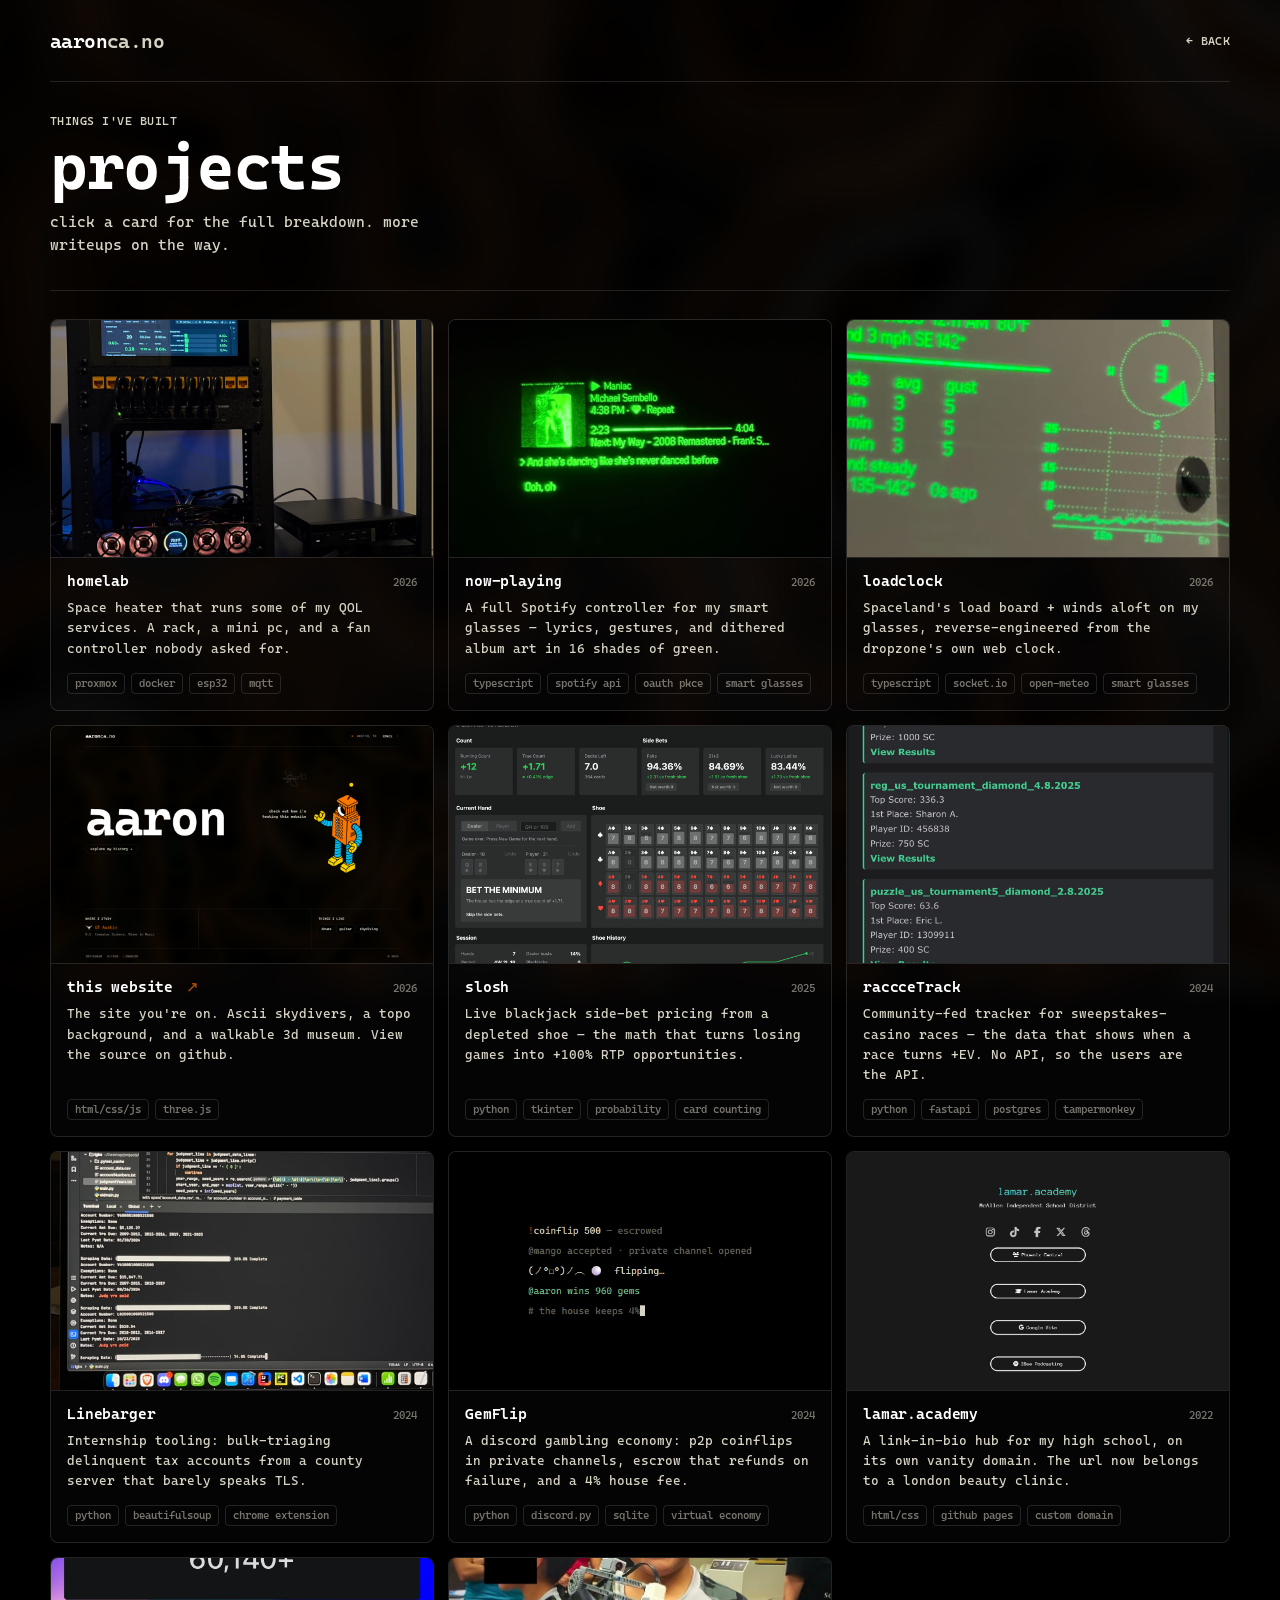
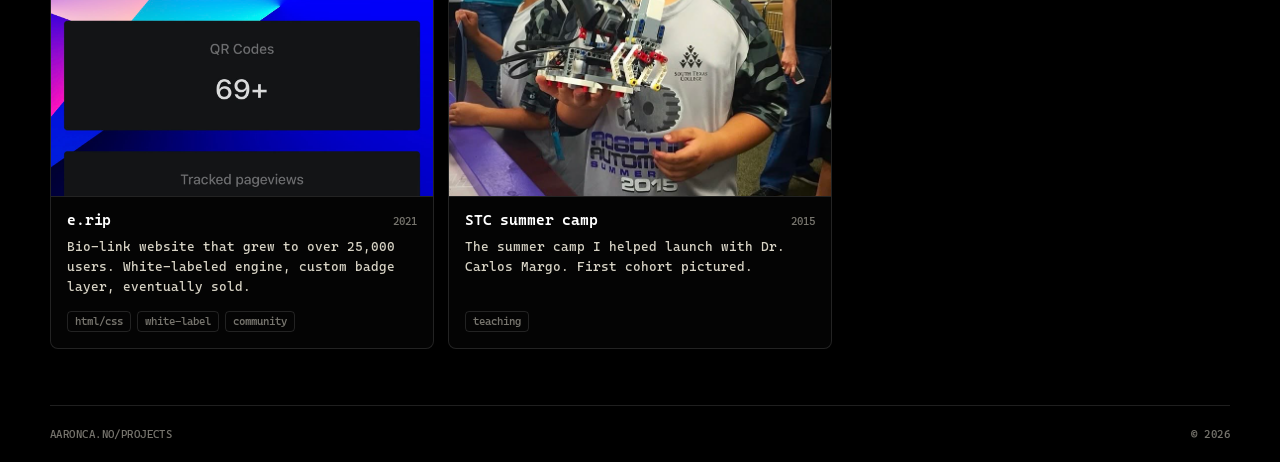
<file: projects/index.html>
<!doctype html>
<html lang="en" class="projects">
<head>
  <meta charset="utf-8">
  <meta name="viewport" content="width=device-width, initial-scale=1">
  <meta name="theme-color" content="#000000">
  <meta name="description" content="things aaron has built">
  <title>projects — aaronca.no</title>
  <link rel="icon" type="image/svg+xml" href="../favicon.svg">
  <link rel="preconnect" href="https://fonts.googleapis.com">
  <link rel="preconnect" href="https://fonts.gstatic.com" crossorigin>
  <link rel="stylesheet" href="https://fonts.googleapis.com/css2?family=Cascadia+Mono:wght@300..700&display=swap">
  <link rel="stylesheet" href="../styles.css">
  <link rel="stylesheet" href="projects.css">
</head>
<body class="projects">
  <main class="page projects-page">
    <nav class="nav" aria-label="Main navigation">
      <a class="logo" href="/"><span class="logo-name">aaron</span><span class="logo-domain">ca.no</span></a>
      <div class="nav-right">
        <a href="../">← back</a>
      </div>
    </nav>

    <header class="projects-hero">
      <span class="label">things i've built</span>
      <h1>projects</h1>
      <p class="projects-intro">click a card for the full breakdown. more writeups on the way.</p>
    </header>

    <section class="cards" aria-label="Projects">
      <a class="project-card" href="homelab/">
        <img class="card-img" src="../media/hl.jpg" alt="the homelab rack at night, fan wall glowing orange, grafana up top" loading="lazy">
        <div class="card-body">
          <div class="card-head"><h2 class="card-title">homelab</h2><span class="card-year">2026</span></div>
          <p class="card-blurb">Space heater that runs some of my QOL services. A rack, a mini pc, and a fan controller nobody asked for.</p>
          <ul class="card-tags"><li>proxmox</li><li>docker</li><li>esp32</li><li>mqtt</li></ul>
        </div>
      </a>

      <a class="project-card" href="now-playing/">
        <img class="card-img" src="../media/nowplaying.jpg" alt="the glasses display playing maniac: dithered album art, progress bar, next up, and a synced lyric line in green" loading="lazy">
        <div class="card-body">
          <div class="card-head"><h2 class="card-title">now-playing</h2><span class="card-year">2026</span></div>
          <p class="card-blurb">A full Spotify controller for my smart glasses — lyrics, gestures, and dithered album art in 16 shades of green.</p>
          <ul class="card-tags"><li>typescript</li><li>spotify api</li><li>oauth pkce</li><li>smart glasses</li></ul>
        </div>
      </a>

      <a class="project-card" href="loadclock/">
        <img class="card-img" src="../media/spacelandhud3.jpg" alt="close-up of the loadclock wind screen: wind table, compass, and history graph in green" loading="lazy">
        <div class="card-body">
          <div class="card-head"><h2 class="card-title">loadclock</h2><span class="card-year">2026</span></div>
          <p class="card-blurb">Spaceland's load board + winds aloft on my glasses, reverse-engineered from the dropzone's own web clock.</p>
          <ul class="card-tags"><li>typescript</li><li>socket.io</li><li>open-meteo</li><li>smart glasses</li></ul>
        </div>
      </a>

      <a class="project-card" href="https://github.com/aarcn/aarcn.github.io" target="_blank" rel="noopener">
        <img class="card-img" src="../media/website.jpg" alt="the homepage of this website: ascii plane, skydivers, topo background" loading="lazy">
        <div class="card-body">
          <div class="card-head"><h2 class="card-title">this website<b> ↗</b></h2><span class="card-year">2026</span></div>
          <p class="card-blurb">The site you're on. Ascii skydivers, a topo background, and a walkable 3d museum. View the source on github.</p>
          <ul class="card-tags"><li>html/css/js</li><li>three.js</li></ul>
        </div>
      </a>

      <a class="project-card" href="slosh/">
        <img class="card-img" src="../media/slosh1.jpg" alt="the slosh gui: card grid, depletion bars, live side-bet rtp" loading="lazy">
        <div class="card-body">
          <div class="card-head"><h2 class="card-title">slosh</h2><span class="card-year">2025</span></div>
          <p class="card-blurb">Live blackjack side-bet pricing from a depleted shoe — the math that turns losing games into +100% RTP opportunities.</p>
          <ul class="card-tags"><li>python</li><li>tkinter</li><li>probability</li><li>card counting</li></ul>
        </div>
      </a>

      <a class="project-card" href="racccetrack/">
        <img class="card-img" src="../media/racccetrack.jpeg" alt="racccetrack races dashboard with tournament results" loading="lazy">
        <div class="card-body">
          <div class="card-head"><h2 class="card-title">raccceTrack</h2><span class="card-year">2024</span></div>
          <p class="card-blurb">Community-fed tracker for sweepstakes-casino races — the data that shows when a race turns +EV. No API, so the users are the API.</p>
          <ul class="card-tags"><li>python</li><li>fastapi</li><li>postgres</li><li>tampermonkey</li></ul>
        </div>
      </a>

      <a class="project-card" href="linebarger/">
        <img class="card-img" src="../media/lgbs.png" alt="lgbs scraper console output" loading="lazy">
        <div class="card-body">
          <div class="card-head"><h2 class="card-title">Linebarger</h2><span class="card-year">2024</span></div>
          <p class="card-blurb">Internship tooling: bulk-triaging delinquent tax accounts from a county server that barely speaks TLS.</p>
          <ul class="card-tags"><li>python</li><li>beautifulsoup</li><li>chrome extension</li></ul>
        </div>
      </a>

      <a class="project-card" href="gemflip/">
        <img class="card-img" src="../media/gemflip.jpg" alt="stylized terminal rendering of a gemflip coinflip: wager escrowed, accepted, flipped, winner paid 96%" loading="lazy">
        <div class="card-body">
          <div class="card-head"><h2 class="card-title">GemFlip</h2><span class="card-year">2024</span></div>
          <p class="card-blurb">A discord gambling economy: p2p coinflips in private channels, escrow that refunds on failure, and a 4% house fee.</p>
          <ul class="card-tags"><li>python</li><li>discord.py</li><li>sqlite</li><li>virtual economy</li></ul>
        </div>
      </a>

      <a class="project-card" href="lamar-academy/">
        <img class="card-img" src="../media/lamar.jpg" alt="the lamar.academy page: teal typewriter header, social icons, link bubbles" loading="lazy">
        <div class="card-body">
          <div class="card-head"><h2 class="card-title">lamar.academy</h2><span class="card-year">2022</span></div>
          <p class="card-blurb">A link-in-bio hub for my high school, on its own vanity domain. The url now belongs to a london beauty clinic.</p>
          <ul class="card-tags"><li>html/css</li><li>github pages</li><li>custom domain</li></ul>
        </div>
      </a>

      <a class="project-card" href="erip/">
        <img class="card-img" src="../media/erip.jpeg" alt="an e.rip stats panel showing tracked pageviews and qr codes" loading="lazy">
        <div class="card-body">
          <div class="card-head"><h2 class="card-title">e.rip</h2><span class="card-year">2021</span></div>
          <p class="card-blurb">Bio-link website that grew to over 25,000 users. White-labeled engine, custom badge layer, eventually sold.</p>
          <ul class="card-tags"><li>html/css</li><li>white-label</li><li>community</li></ul>
        </div>
      </a>

      <a class="project-card" href="../stc/">
        <img class="card-img" src="../media/stc.jpg" alt="the first stc summer camp cohort" loading="lazy">
        <div class="card-body">
          <div class="card-head"><h2 class="card-title">STC summer camp</h2><span class="card-year">2015</span></div>
          <p class="card-blurb">The summer camp I helped launch with Dr. Carlos Margo. First cohort pictured.</p>
          <ul class="card-tags"><li>teaching</li></ul>
        </div>
      </a>
    </section>

    <footer class="footer projects-footer">
      <span>aaronca.no/projects</span>
      <span>© 2026</span>
    </footer>
  </main>
  <script src="../topo.js" defer></script>
  <script src="../script.js" defer></script>
</body>
</html>
</file>
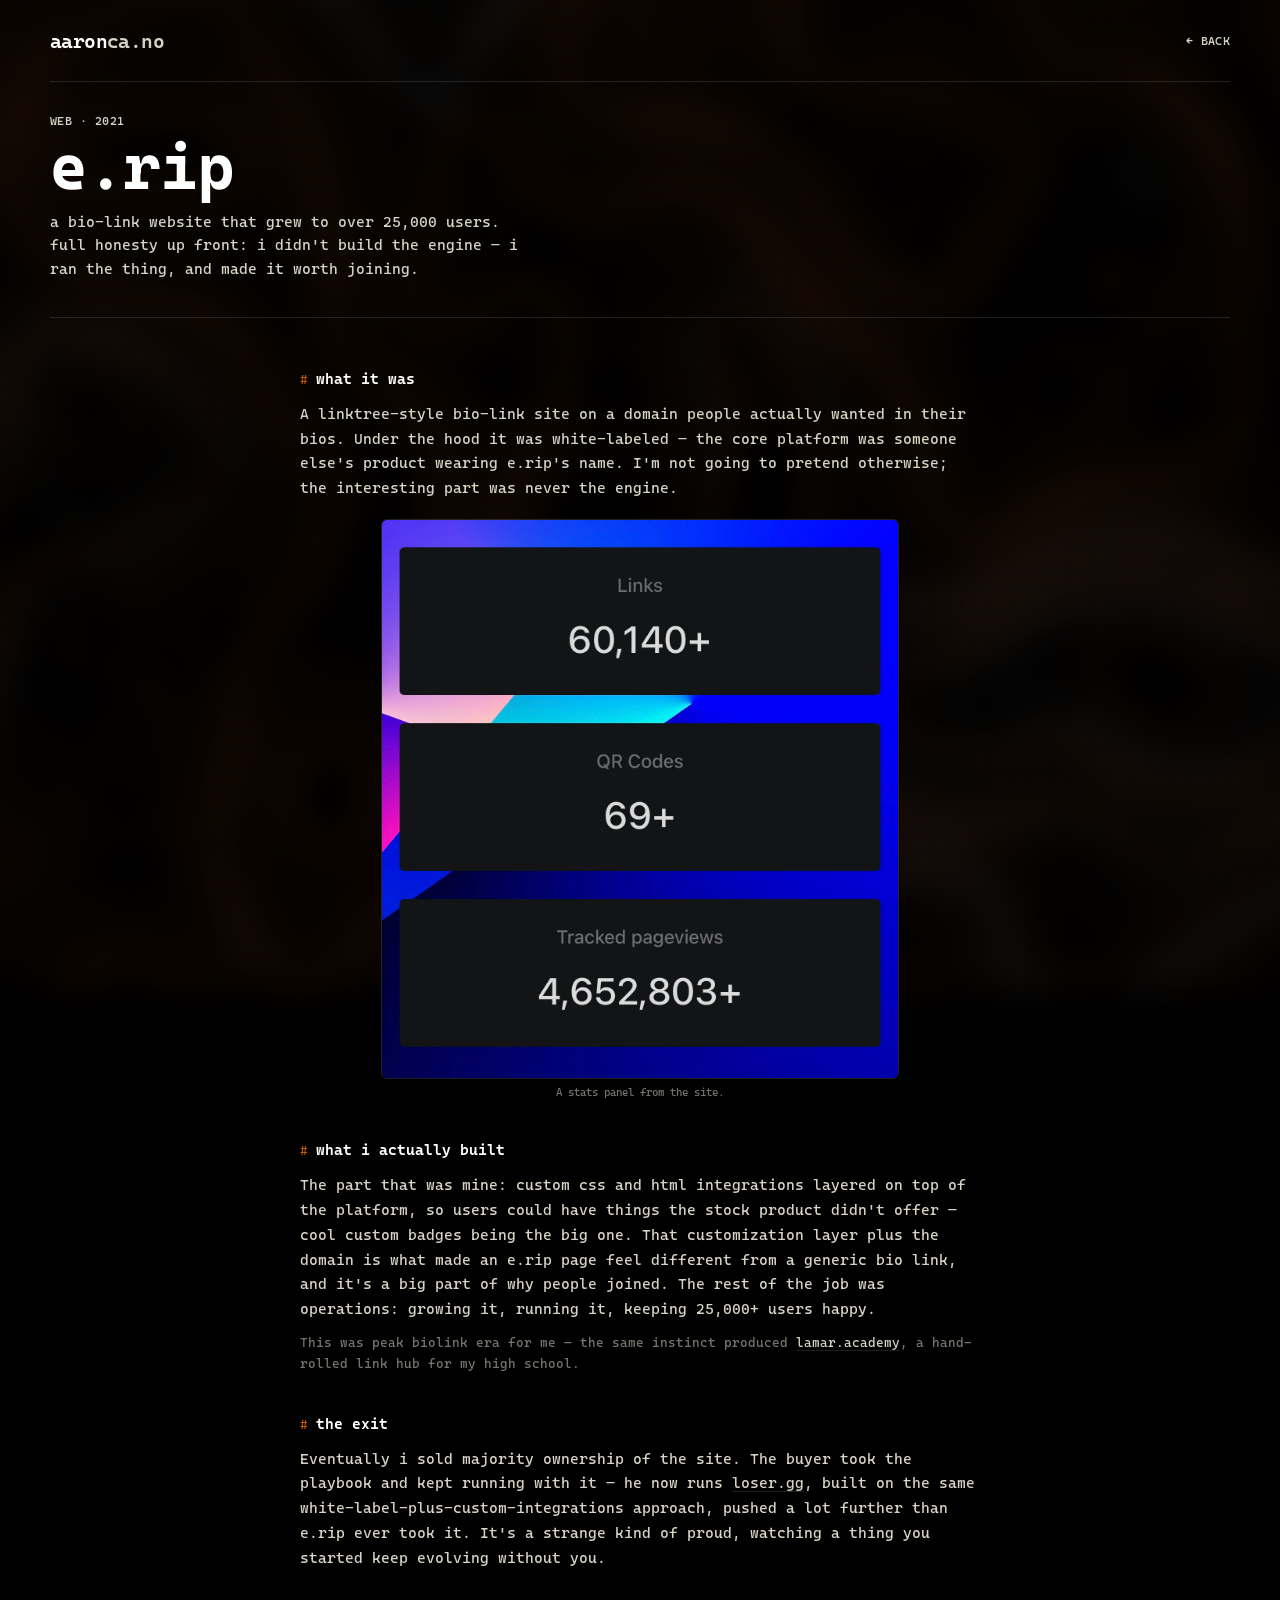
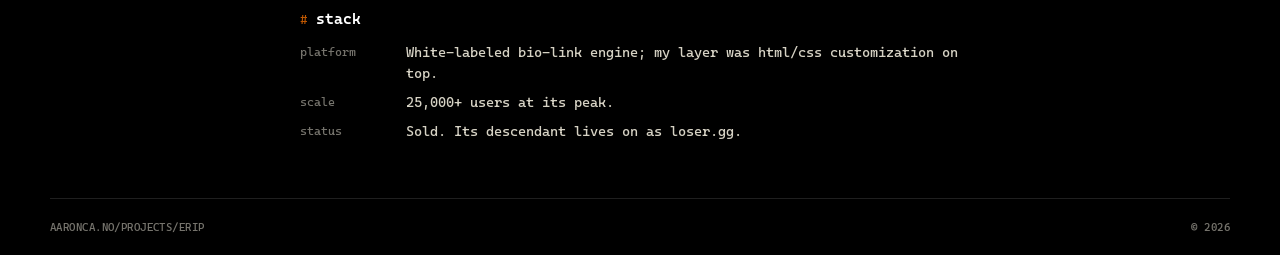
<file: projects/erip/index.html>
<!doctype html>
<html lang="en" class="writeup">
<head>
  <meta charset="utf-8">
  <meta name="viewport" content="width=device-width, initial-scale=1">
  <meta name="theme-color" content="#000000">
  <meta name="description" content="a bio-link website that grew to over 25,000 users">
  <title>e.rip — aaronca.no</title>
  <link rel="icon" type="image/svg+xml" href="../../favicon.svg">
  <link rel="preconnect" href="https://fonts.googleapis.com">
  <link rel="preconnect" href="https://fonts.gstatic.com" crossorigin>
  <link rel="stylesheet" href="https://fonts.googleapis.com/css2?family=Cascadia+Mono:wght@300..700&display=swap">
  <link rel="stylesheet" href="../../styles.css">
  <link rel="stylesheet" href="../writeup.css">
</head>
<body class="writeup">
  <main class="page writeup-page">
    <nav class="nav" aria-label="Main navigation">
      <a class="logo" href="/"><span class="logo-name">aaron</span><span class="logo-domain">ca.no</span></a>
      <div class="nav-right">
        <a href="../">← back</a>
      </div>
    </nav>

    <header class="proj-hero">
      <span class="label">web · 2021</span>
      <h1>e.rip</h1>
      <p class="proj-intro">a bio-link website that grew to over 25,000 users. full honesty up front: i didn't build the engine — i ran the thing, and made it worth joining.</p>
    </header>

    <article class="proj-notes">
      <section>
        <h2>what it was</h2>
        <p>A linktree-style bio-link site on a domain people actually wanted in their bios. Under the hood it was white-labeled — the core platform was someone else's product wearing e.rip's name. I'm not going to pretend otherwise; the interesting part was never the engine.</p>
        <div class="proj-figs single">
          <figure class="proj-fig"><img src="../../media/erip.jpeg" alt="an e.rip stats panel showing tracked pageviews and qr codes" loading="lazy"><figcaption>A stats panel from the site.</figcaption></figure>
        </div>
      </section>

      <section>
        <h2>what i actually built</h2>
        <p>The part that was mine: custom css and html integrations layered on top of the platform, so users could have things the stock product didn't offer — cool custom badges being the big one. That customization layer plus the domain is what made an e.rip page feel different from a generic bio link, and it's a big part of why people joined. The rest of the job was operations: growing it, running it, keeping 25,000+ users happy.</p>
        <p class="proj-aside">This was peak biolink era for me — the same instinct produced <a href="../lamar-academy/">lamar.academy</a>, a hand-rolled link hub for my high school.</p>
      </section>

      <section>
        <h2>the exit</h2>
        <p>Eventually i sold majority ownership of the site. The buyer took the playbook and kept running with it — he now runs <a href="https://loser.gg" target="_blank" rel="noopener">loser.gg</a>, built on the same white-label-plus-custom-integrations approach, pushed a lot further than e.rip ever took it. It's a strange kind of proud, watching a thing you started keep evolving without you.</p>
      </section>

      <section>
        <h2>stack</h2>
        <dl class="proj-specs">
          <dt>platform</dt><dd>White-labeled bio-link engine; my layer was html/css customization on top.</dd>
          <dt>scale</dt><dd>25,000+ users at its peak.</dd>
          <dt>status</dt><dd>Sold. Its descendant lives on as loser.gg.</dd>
        </dl>
      </section>
    </article>

    <footer class="footer proj-footer">
      <span>aaronca.no/projects/erip</span>
      <span>© 2026</span>
    </footer>
  </main>
  <script src="../../topo.js" defer></script>
  <script src="../../script.js" defer></script>
</body>
</html>
</file>
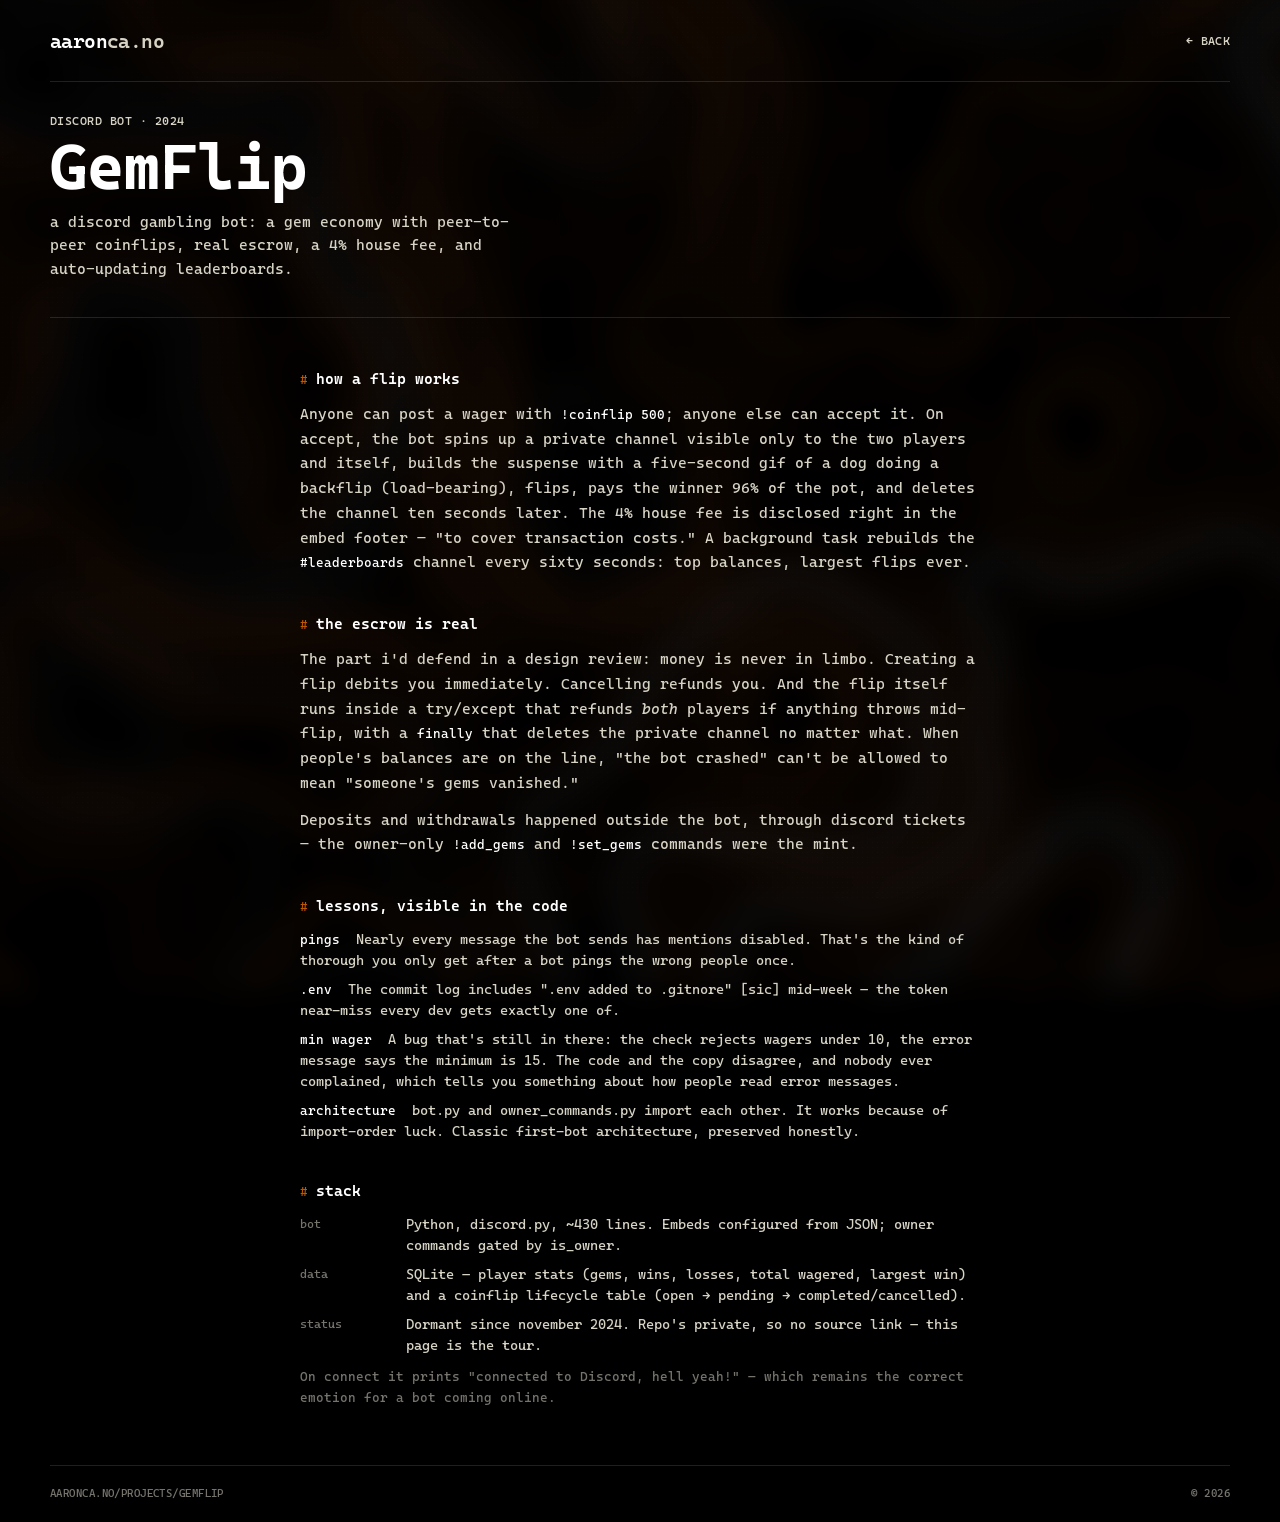
<file: projects/gemflip/index.html>
<!doctype html>
<html lang="en" class="writeup">
<head>
  <meta charset="utf-8">
  <meta name="viewport" content="width=device-width, initial-scale=1">
  <meta name="theme-color" content="#000000">
  <meta name="description" content="a discord gambling bot: gem economy, p2p coinflips, real escrow">
  <title>gemflip — aaronca.no</title>
  <link rel="icon" type="image/svg+xml" href="../../favicon.svg">
  <link rel="preconnect" href="https://fonts.googleapis.com">
  <link rel="preconnect" href="https://fonts.gstatic.com" crossorigin>
  <link rel="stylesheet" href="https://fonts.googleapis.com/css2?family=Cascadia+Mono:wght@300..700&display=swap">
  <link rel="stylesheet" href="../../styles.css">
  <link rel="stylesheet" href="../writeup.css">
</head>
<body class="writeup">
  <main class="page writeup-page">
    <nav class="nav" aria-label="Main navigation">
      <a class="logo" href="/"><span class="logo-name">aaron</span><span class="logo-domain">ca.no</span></a>
      <div class="nav-right">
        <a href="../">← back</a>
      </div>
    </nav>

    <header class="proj-hero">
      <span class="label">discord bot · 2024</span>
      <h1>GemFlip</h1>
      <p class="proj-intro">a discord gambling bot: a gem economy with peer-to-peer coinflips, real escrow, a 4% house fee, and auto-updating leaderboards.</p>
    </header>

    <article class="proj-notes">
      <section>
        <h2>how a flip works</h2>
        <p>Anyone can post a wager with <code>!coinflip 500</code>; anyone else can accept it. On accept, the bot spins up a private channel visible only to the two players and itself, builds the suspense with a five-second gif of a dog doing a backflip (load-bearing), flips, pays the winner 96% of the pot, and deletes the channel ten seconds later. The 4% house fee is disclosed right in the embed footer — "to cover transaction costs." A background task rebuilds the <code>#leaderboards</code> channel every sixty seconds: top balances, largest flips ever.</p>
      </section>

      <section>
        <h2>the escrow is real</h2>
        <p>The part i'd defend in a design review: money is never in limbo. Creating a flip debits you immediately. Cancelling refunds you. And the flip itself runs inside a try/except that refunds <em>both</em> players if anything throws mid-flip, with a <code>finally</code> that deletes the private channel no matter what. When people's balances are on the line, "the bot crashed" can't be allowed to mean "someone's gems vanished."</p>
        <p>Deposits and withdrawals happened outside the bot, through discord tickets — the owner-only <code>!add_gems</code> and <code>!set_gems</code> commands were the mint.</p>
      </section>

      <section>
        <h2>lessons, visible in the code</h2>
        <ul class="proj-list">
          <li><code>pings</code> Nearly every message the bot sends has mentions disabled. That's the kind of thorough you only get after a bot pings the wrong people once.</li>
          <li><code>.env</code> The commit log includes ".env added to .gitnore" [sic] mid-week — the token near-miss every dev gets exactly one of.</li>
          <li><code>min wager</code> A bug that's still in there: the check rejects wagers under 10, the error message says the minimum is 15. The code and the copy disagree, and nobody ever complained, which tells you something about how people read error messages.</li>
          <li><code>architecture</code> bot.py and owner_commands.py import each other. It works because of import-order luck. Classic first-bot architecture, preserved honestly.</li>
        </ul>
      </section>

      <section>
        <h2>stack</h2>
        <dl class="proj-specs">
          <dt>bot</dt><dd>Python, discord.py, ~430 lines. Embeds configured from JSON; owner commands gated by is_owner.</dd>
          <dt>data</dt><dd>SQLite — player stats (gems, wins, losses, total wagered, largest win) and a coinflip lifecycle table (open → pending → completed/cancelled).</dd>
          <dt>status</dt><dd>Dormant since november 2024. Repo's private, so no source link — this page is the tour.</dd>
        </dl>
        <p class="proj-aside">On connect it prints "connected to Discord, hell yeah!" — which remains the correct emotion for a bot coming online.</p>
      </section>
    </article>

    <footer class="footer proj-footer">
      <span>aaronca.no/projects/gemflip</span>
      <span>© 2026</span>
    </footer>
  </main>
  <script src="../../topo.js" defer></script>
  <script src="../../script.js" defer></script>
</body>
</html>
</file>
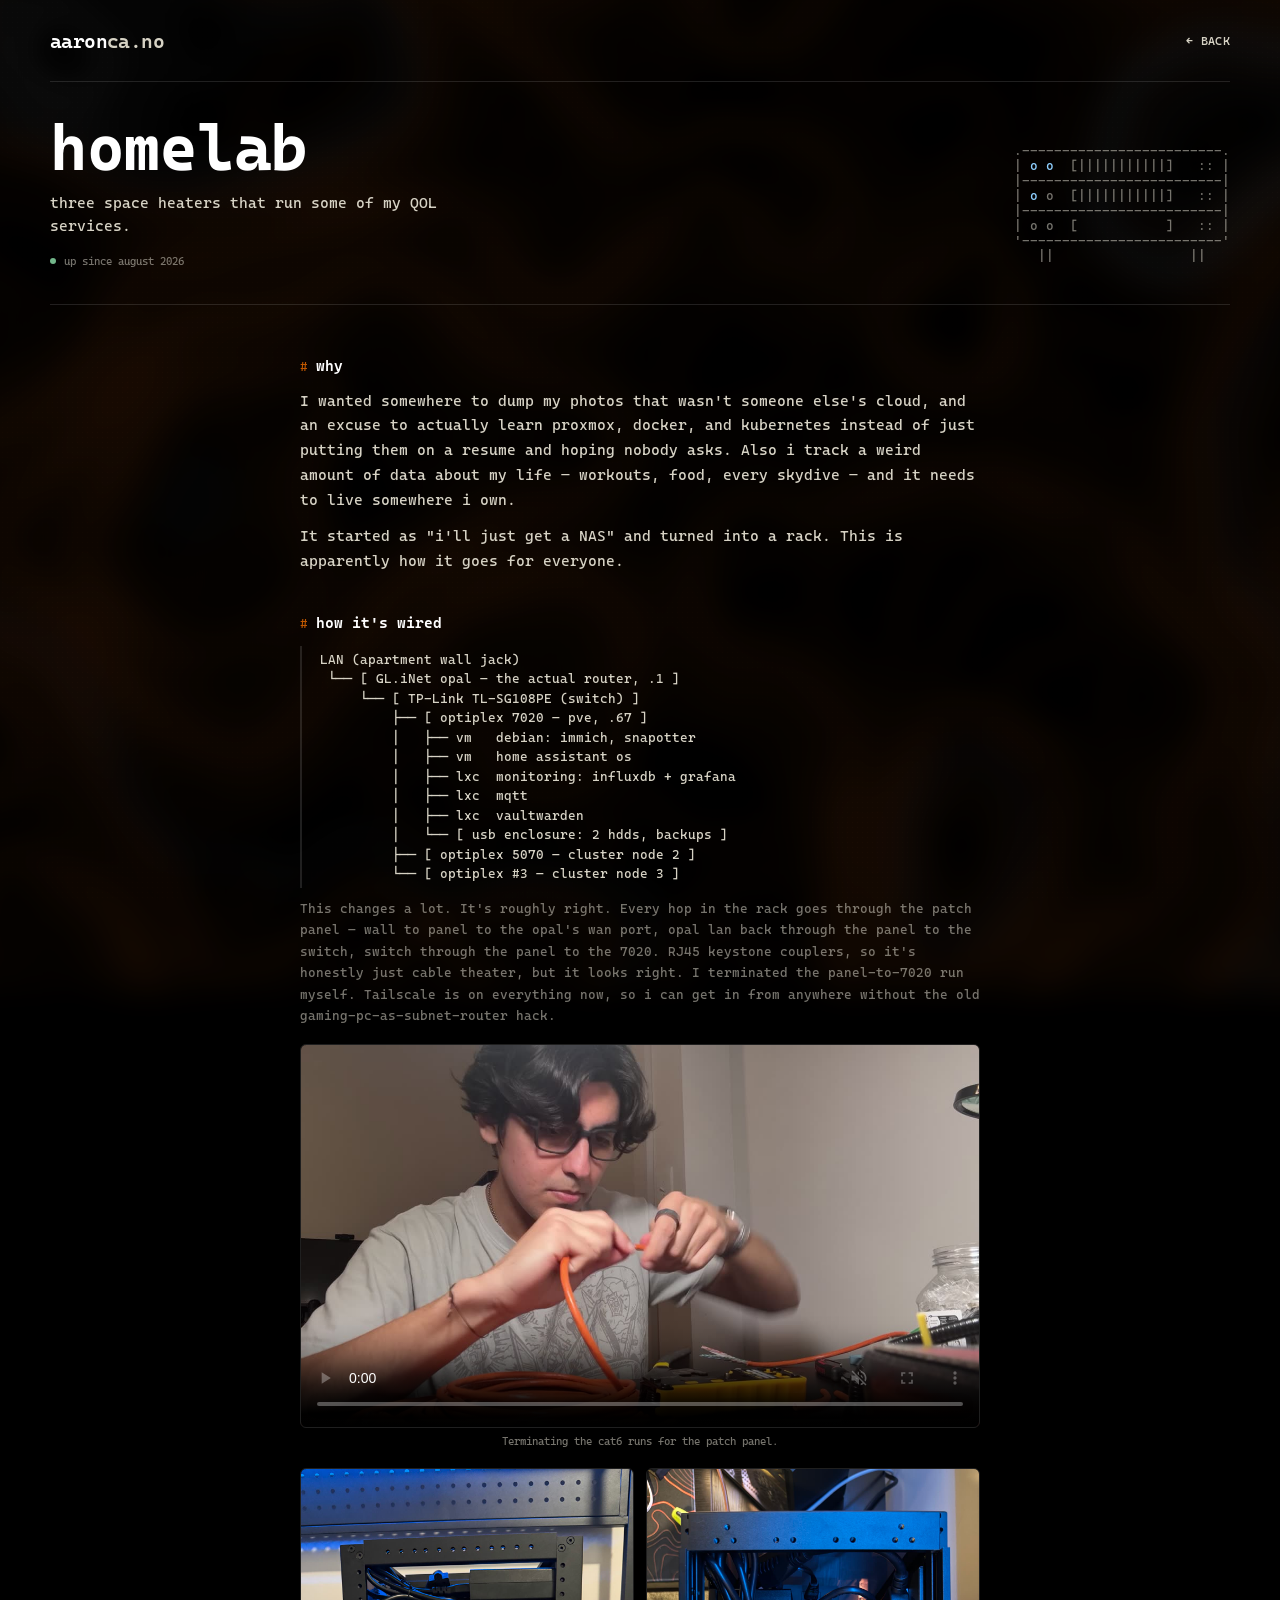
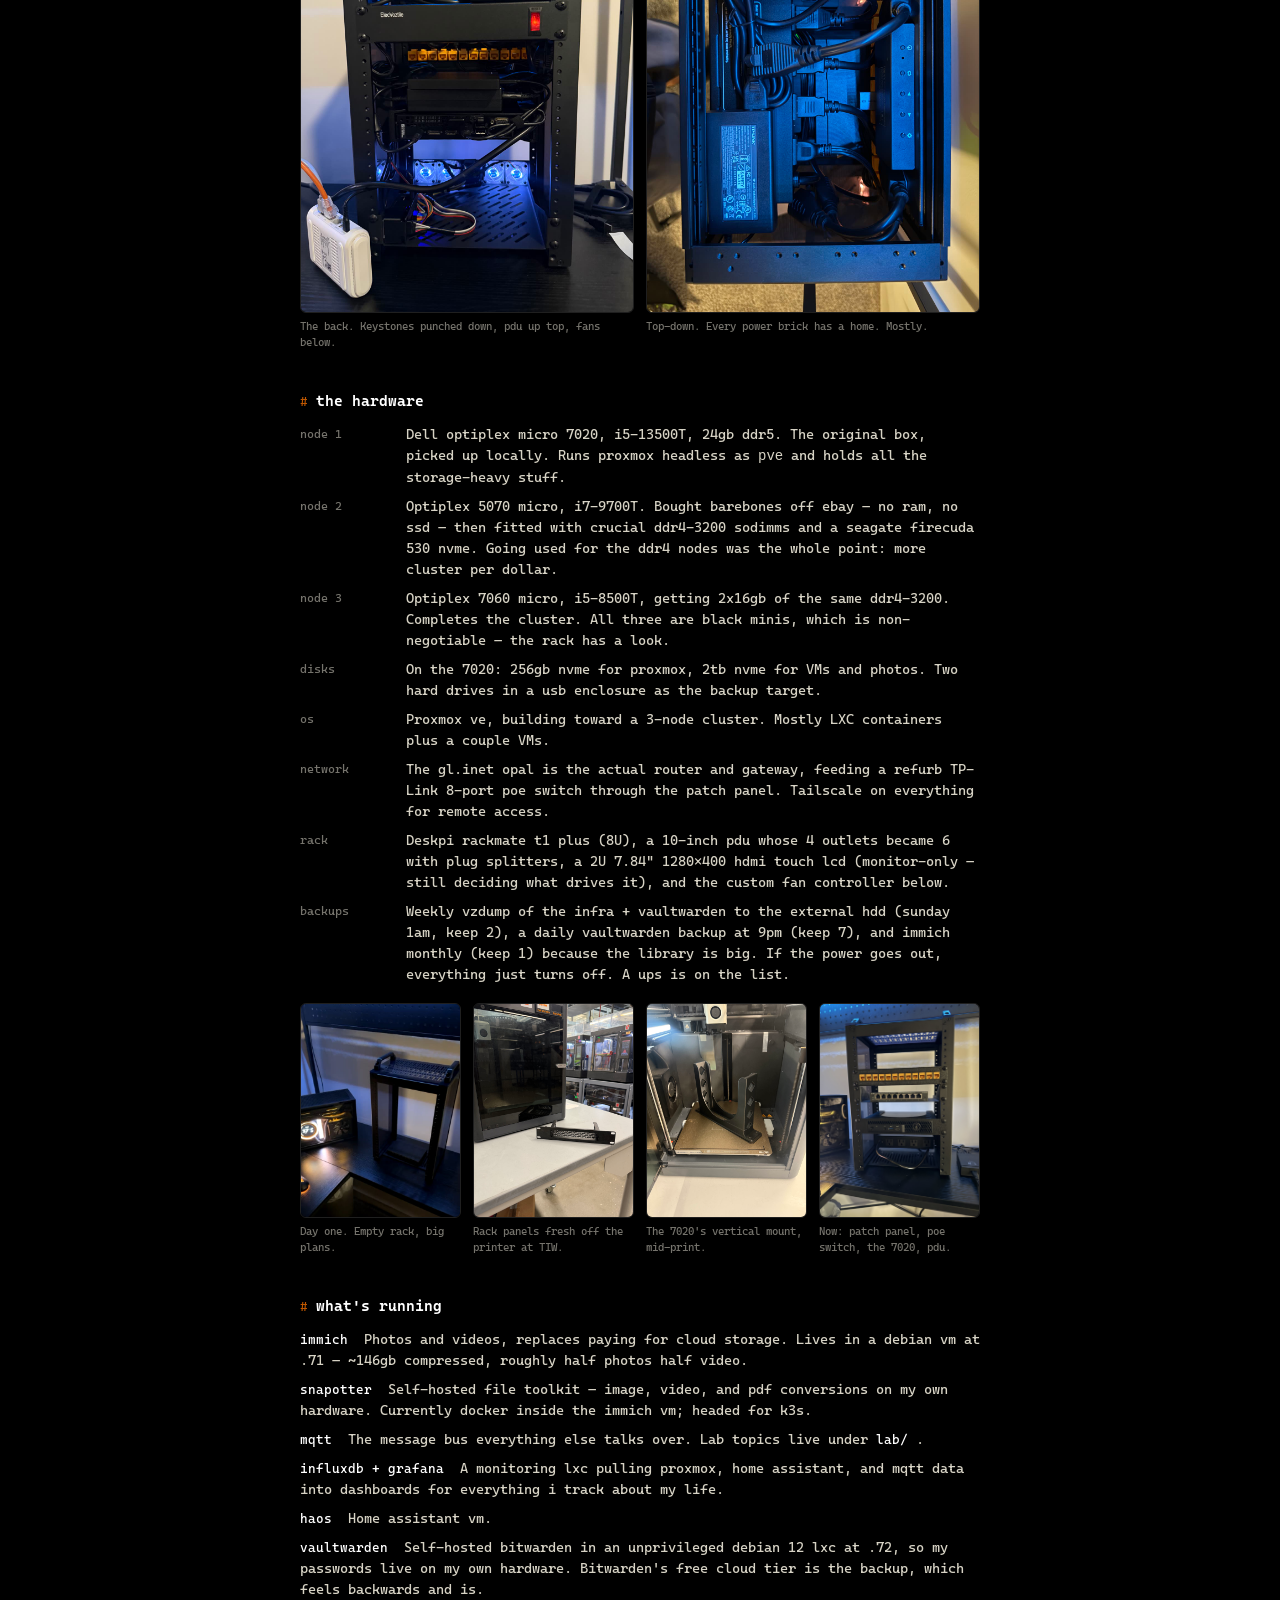
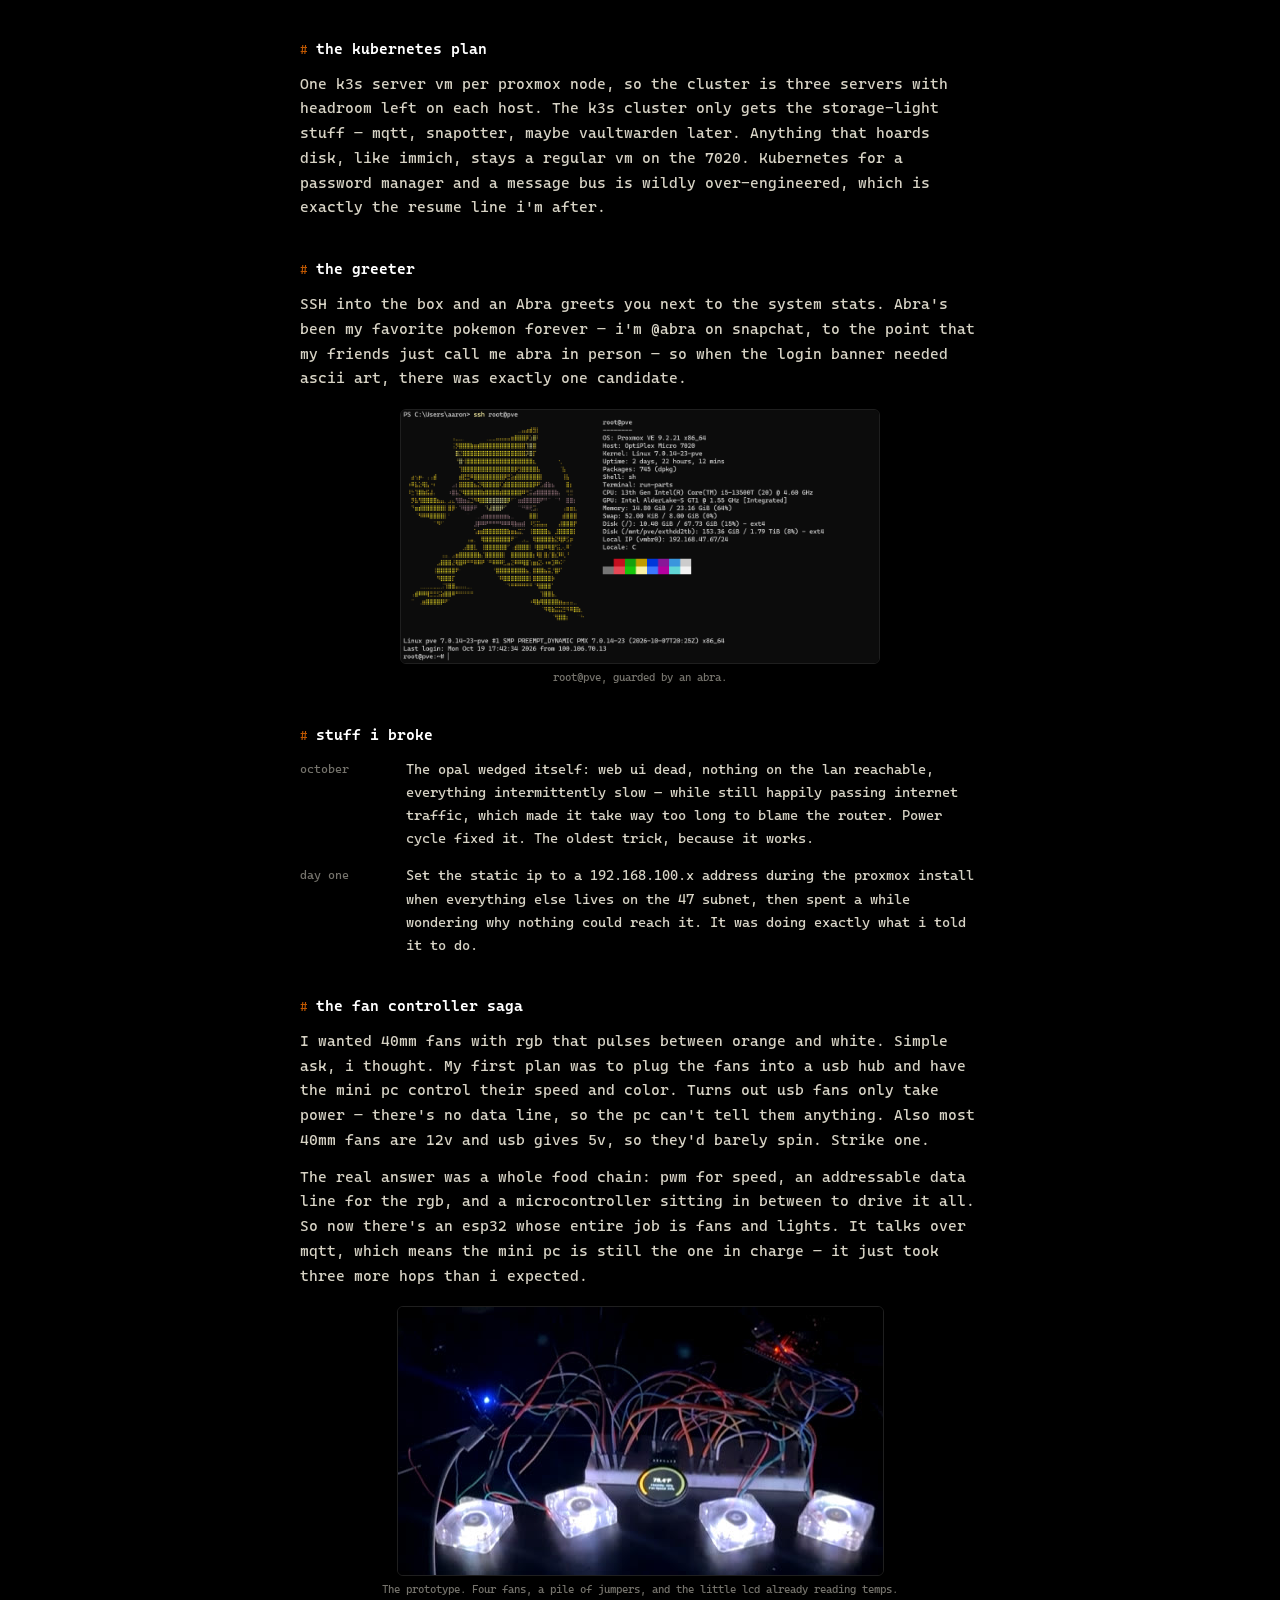
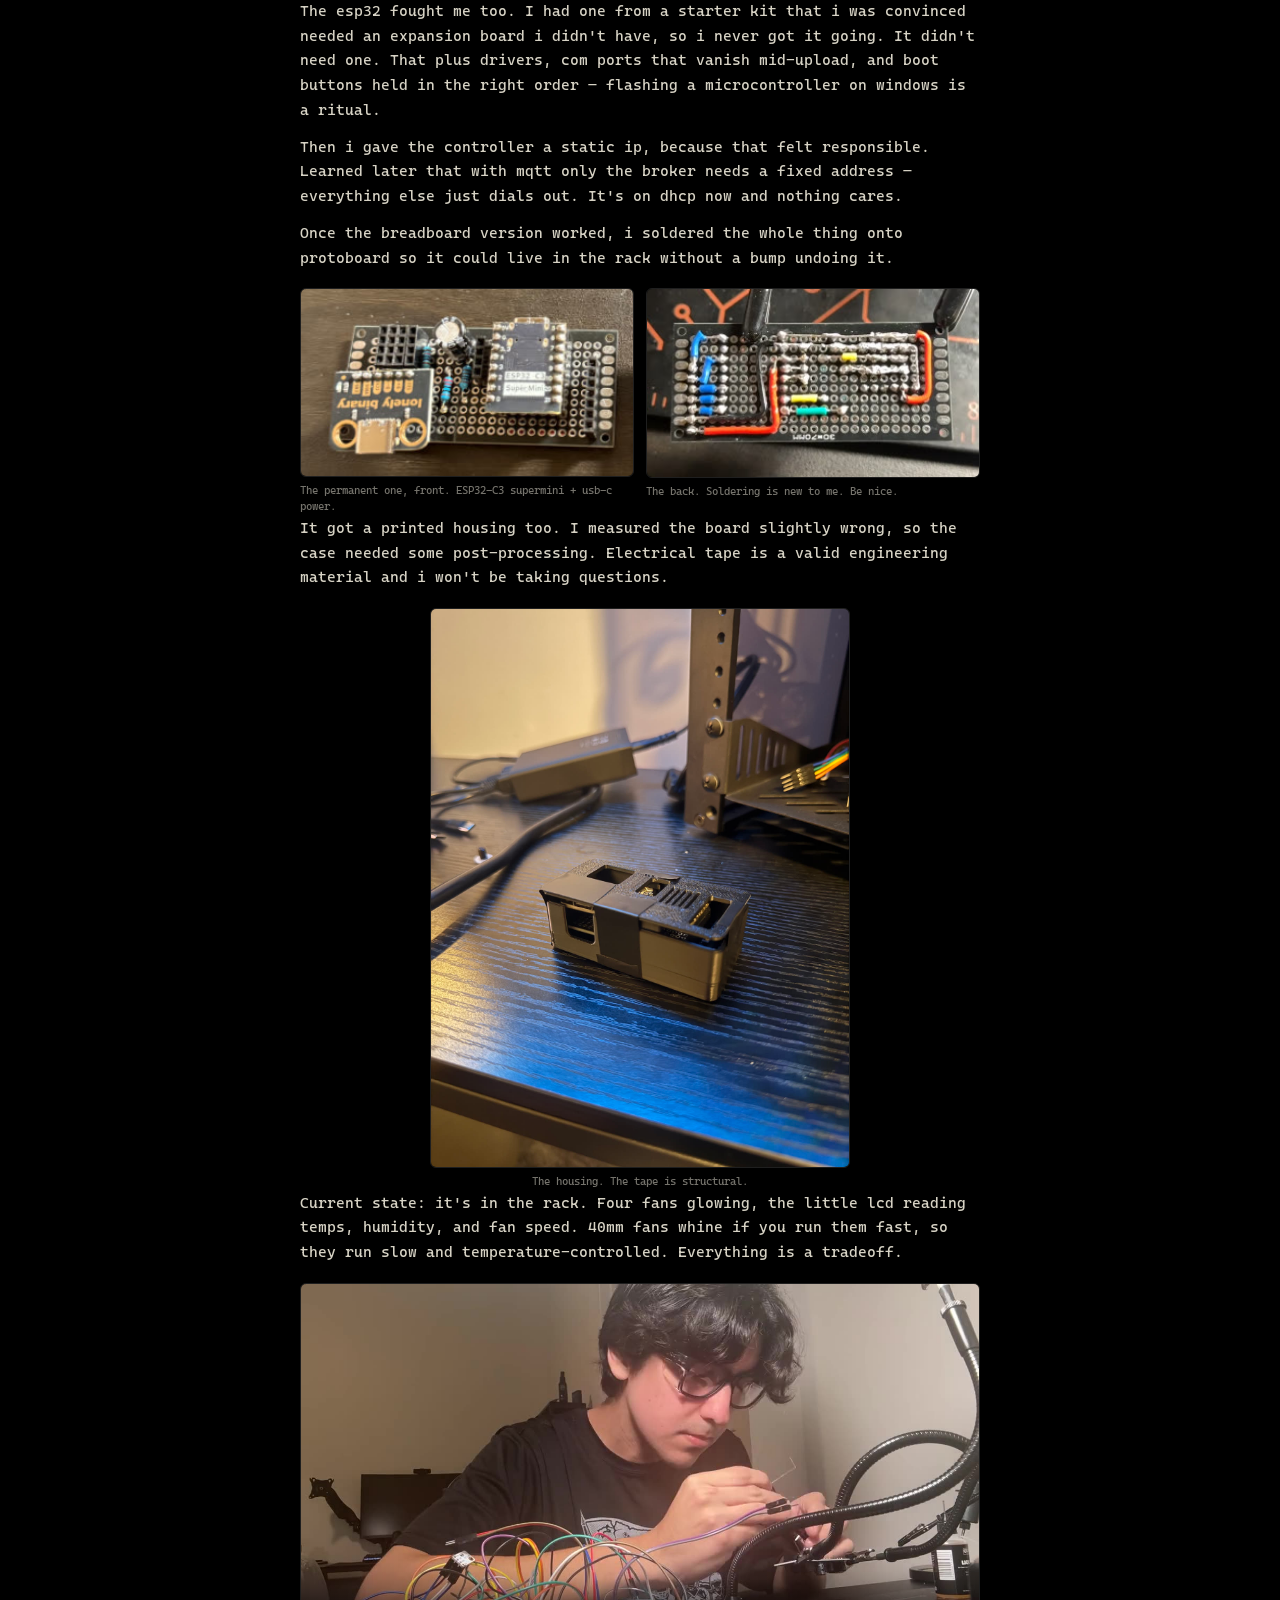
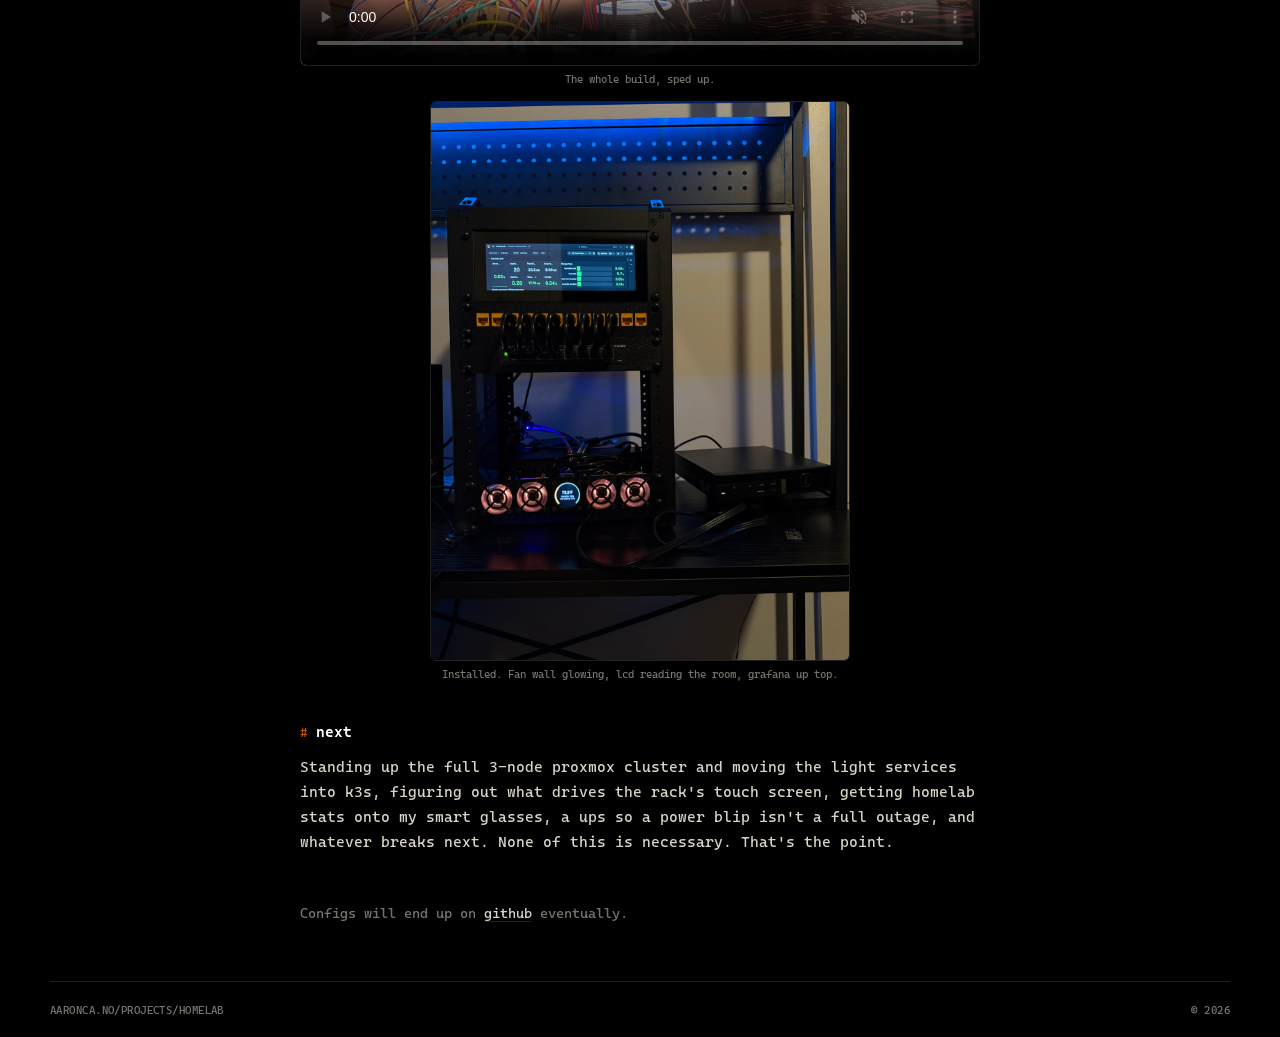
<file: projects/homelab/index.html>
<!doctype html>
<html lang="en" class="homelab">
<head>
  <meta charset="utf-8">
  <meta name="viewport" content="width=device-width, initial-scale=1">
  <meta name="theme-color" content="#000000">
  <meta name="description" content="the computers in aaron's room that run some of his stuff">
  <title>homelab — aaronca.no</title>
  <link rel="icon" type="image/svg+xml" href="../../favicon.svg">
  <link rel="preconnect" href="https://fonts.googleapis.com">
  <link rel="preconnect" href="https://fonts.gstatic.com" crossorigin>
  <link rel="stylesheet" href="https://fonts.googleapis.com/css2?family=Cascadia+Mono:wght@300..700&display=swap">
  <link rel="stylesheet" href="../../styles.css">
  <link rel="stylesheet" href="homelab.css">
</head>
<body class="homelab">
  <main class="page homelab-page">
    <nav class="nav" aria-label="Main navigation">
      <a class="logo" href="/"><span class="logo-name">aaron</span><span class="logo-domain">ca.no</span></a>
      <div class="nav-right">
        <a href="../">← back</a>
      </div>
    </nav>

    <header class="lab-hero">
      <div>
        <h1>homelab</h1>
        <p class="lab-intro">three space heaters that run some of my QOL services.</p>
        <p class="lab-status"><i></i>up since august 2026</p>
      </div>
      <pre class="lab-box" aria-hidden="true"> .-------------------------.
 | <b class="led">o</b> <b class="led slow">o</b>  [|||||||||||]   :: |
 |-------------------------|
 | <b class="led late">o</b> o  [|||||||||||]   :: |
 |-------------------------|
 | o o  [           ]   :: |
 '-------------------------'
    ||                 ||</pre>
    </header>

    <article class="lab-notes">
      <section>
        <h2>why</h2>
        <p>I wanted somewhere to dump my photos that wasn't someone else's cloud, and an excuse to actually learn proxmox, docker, and kubernetes instead of just putting them on a resume and hoping nobody asks. Also i track a weird amount of data about my life — workouts, food, every skydive — and it needs to live somewhere i own.</p>
        <p>It started as "i'll just get a NAS" and turned into a rack. This is apparently how it goes for everyone.</p>
      </section>

      <section>
        <h2>how it's wired</h2>
        <pre class="lab-diagram" aria-label="network diagram">
LAN (apartment wall jack)
 └── [ GL.iNet opal — the actual router, .1 ]
     └── [ TP-Link TL-SG108PE (switch) ]
         ├── [ optiplex 7020 — pve, .67 ]
         │   ├── vm   debian: immich, snapotter
         │   ├── vm   home assistant os
         │   ├── lxc  monitoring: influxdb + grafana
         │   ├── lxc  mqtt
         │   ├── lxc  vaultwarden
         │   └── [ usb enclosure: 2 hdds, backups ]
         ├── [ optiplex 5070 — cluster node 2 ]
         └── [ optiplex #3 — cluster node 3 ]</pre>
        <p class="lab-aside">This changes a lot. It's roughly right. Every hop in the rack goes through the patch panel — wall to panel to the opal's wan port, opal lan back through the panel to the switch, switch through the panel to the 7020. RJ45 keystone couplers, so it's honestly just cable theater, but it looks right. I terminated the panel-to-7020 run myself. Tailscale is on everything now, so i can get in from anywhere without the old gaming-pc-as-subnet-router hack.</p>
        <div class="lab-figs single">
          <figure class="lab-fig">
            <video controls muted loop playsinline preload="metadata" poster="../../media/terminatingcat6poster.jpg" src="../../media/terminatingcat6.mp4"></video>
            <figcaption>Terminating the cat6 runs for the patch panel.</figcaption>
          </figure>
        </div>
        <div class="lab-figs">
          <figure class="lab-fig"><img src="../../media/back.jpg" alt="the back of the rack: keystones punched down into the patch panel, pdu up top, fans glowing below" loading="lazy"><figcaption>The back. Keystones punched down, pdu up top, fans below.</figcaption></figure>
          <figure class="lab-fig"><img src="../../media/cablemanagment.jpg" alt="top-down view inside the rack, power bricks and cables strapped down" loading="lazy"><figcaption>Top-down. Every power brick has a home. Mostly.</figcaption></figure>
        </div>
      </section>

      <section>
        <h2>the hardware</h2>
        <dl class="lab-specs">
          <dt>node 1</dt><dd>Dell optiplex micro 7020, i5-13500T, 24gb ddr5. The original box, picked up locally. Runs proxmox headless as <code>pve</code> and holds all the storage-heavy stuff.</dd>
          <dt>node 2</dt><dd>Optiplex 5070 micro, i7-9700T. Bought barebones off ebay — no ram, no ssd — then fitted with crucial ddr4-3200 sodimms and a seagate firecuda 530 nvme. Going used for the ddr4 nodes was the whole point: more cluster per dollar.</dd>
          <dt>node 3</dt><dd>Optiplex 7060 micro, i5-8500T, getting 2x16gb of the same ddr4-3200. Completes the cluster. All three are black minis, which is non-negotiable — the rack has a look.</dd>
          <dt>disks</dt><dd>On the 7020: 256gb nvme for proxmox, 2tb nvme for VMs and photos. Two hard drives in a usb enclosure as the backup target.</dd>
          <dt>os</dt><dd>Proxmox ve, building toward a 3-node cluster. Mostly LXC containers plus a couple VMs.</dd>
          <dt>network</dt><dd>The gl.inet opal is the actual router and gateway, feeding a refurb TP-Link 8-port poe switch through the patch panel. Tailscale on everything for remote access.</dd>
          <dt>rack</dt><dd>Deskpi rackmate t1 plus (8U), a 10-inch pdu whose 4 outlets became 6 with plug splitters, a 2U 7.84" 1280×400 hdmi touch lcd (monitor-only — still deciding what drives it), and the custom fan controller below.</dd>
          <dt>backups</dt><dd>Weekly vzdump of the infra + vaultwarden to the external hdd (sunday 1am, keep 2), a daily vaultwarden backup at 9pm (keep 7), and immich monthly (keep 1) because the library is big. If the power goes out, everything just turns off. A ups is on the list.</dd>
        </dl>
        <div class="lab-figs quad">
          <figure class="lab-fig"><img src="../../media/empty.jpg" alt="empty 8U rack sitting on the desk" loading="lazy"><figcaption>Day one. Empty rack, big plans.</figcaption></figure>
          <figure class="lab-fig"><img src="../../media/printingintiw.jpg" alt="a freshly printed 1U rack panel next to a bambu lab printer at the campus makerspace" loading="lazy"><figcaption>Rack panels fresh off the printer at TIW.</figcaption></figure>
          <figure class="lab-fig"><img src="../../media/optiplex3dprint.jpg" alt="a 3d-printed vertical mount bracket for the optiplex, fresh on the printer bed" loading="lazy"><figcaption>The 7020's vertical mount, mid-print.</figcaption></figure>
          <figure class="lab-fig"><img src="../../media/progress.jpg" alt="the rack now: patch panel, poe switch, optiplex, pdu" loading="lazy"><figcaption>Now: patch panel, poe switch, the 7020, pdu.</figcaption></figure>
        </div>
      </section>

      <section>
        <h2>what's running</h2>
        <ul class="lab-services">
          <li><code>immich</code> Photos and videos, replaces paying for cloud storage. Lives in a debian vm at .71 — ~146gb compressed, roughly half photos half video.</li>
          <li><code>snapotter</code> Self-hosted file toolkit — image, video, and pdf conversions on my own hardware. Currently docker inside the immich vm; headed for k3s.</li>
          <li><code>mqtt</code> The message bus everything else talks over. Lab topics live under <code>lab/</code>.</li>
          <li><code>influxdb + grafana</code> A monitoring lxc pulling proxmox, home assistant, and mqtt data into dashboards for everything i track about my life.</li>
          <li><code>haos</code> Home assistant vm.</li>
          <li><code>vaultwarden</code> Self-hosted bitwarden in an unprivileged debian 12 lxc at .72, so my passwords live on my own hardware. Bitwarden's free cloud tier is the backup, which feels backwards and is.</li>
        </ul>
      </section>

      <section>
        <h2>the kubernetes plan</h2>
        <p>One k3s server vm per proxmox node, so the cluster is three servers with headroom left on each host. The k3s cluster only gets the storage-light stuff — mqtt, snapotter, maybe vaultwarden later. Anything that hoards disk, like immich, stays a regular vm on the 7020. Kubernetes for a password manager and a message bus is wildly over-engineered, which is exactly the resume line i'm after.</p>
      </section>

      <section>
        <h2>the greeter</h2>
        <p>SSH into the box and an Abra greets you next to the system stats. Abra's been my favorite pokemon forever — i'm @abra on snapchat, to the point that my friends just call me abra in person — so when the login banner needed ascii art, there was exactly one candidate.</p>
        <div class="lab-figs single small">
          <figure class="lab-fig"><img src="../../media/abrapve.png" alt="ssh login to the proxmox box: abra ascii art in yellow next to a fastfetch-style system summary" loading="lazy"><figcaption>root@pve, guarded by an abra.</figcaption></figure>
        </div>
      </section>

      <section>
        <h2>stuff i broke</h2>
        <ol class="lab-log" reversed>
          <li><time>october</time><p>The opal wedged itself: web ui dead, nothing on the lan reachable, everything intermittently slow — while still happily passing internet traffic, which made it take way too long to blame the router. Power cycle fixed it. The oldest trick, because it works.</p></li>
          <li><time>day one</time><p>Set the static ip to a 192.168.100.x address during the proxmox install when everything else lives on the 47 subnet, then spent a while wondering why nothing could reach it. It was doing exactly what i told it to do.</p></li>
        </ol>
      </section>

      <section>
        <h2>the fan controller saga</h2>
        <p>I wanted 40mm fans with rgb that pulses between orange and white. Simple ask, i thought. My first plan was to plug the fans into a usb hub and have the mini pc control their speed and color. Turns out usb fans only take power — there's no data line, so the pc can't tell them anything. Also most 40mm fans are 12v and usb gives 5v, so they'd barely spin. Strike one.</p>
        <p>The real answer was a whole food chain: pwm for speed, an addressable data line for the rgb, and a microcontroller sitting in between to drive it all. So now there's an esp32 whose entire job is fans and lights. It talks over mqtt, which means the mini pc is still the one in charge — it just took three more hops than i expected.</p>
        <div class="lab-figs single">
          <figure class="lab-fig"><img src="../../media/breadboard.jpg" alt="breadboard prototype: four fans lit up, a pile of jumper wires, and a round lcd showing the temperature" loading="lazy"><figcaption>The prototype. Four fans, a pile of jumpers, and the little lcd already reading temps.</figcaption></figure>
        </div>
        <p>The esp32 fought me too. I had one from a starter kit that i was convinced needed an expansion board i didn't have, so i never got it going. It didn't need one. That plus drivers, com ports that vanish mid-upload, and boot buttons held in the right order — flashing a microcontroller on windows is a ritual.</p>
        <p>Then i gave the controller a static ip, because that felt responsible. Learned later that with mqtt only the broker needs a fixed address — everything else just dials out. It's on dhcp now and nothing cares.</p>
        <p>Once the breadboard version worked, i soldered the whole thing onto protoboard so it could live in the rack without a bump undoing it.</p>
        <div class="lab-figs">
          <figure class="lab-fig"><img src="../../media/controllerfront.jpg" alt="the soldered controller board, front: esp32-c3 supermini and a usb-c breakout on protoboard" loading="lazy"><figcaption>The permanent one, front. ESP32-C3 supermini + usb-c power.</figcaption></figure>
          <figure class="lab-fig"><img src="../../media/controllerback.jpg" alt="the back of the soldered controller board, hand-soldered traces and wires" loading="lazy"><figcaption>The back. Soldering is new to me. Be nice.</figcaption></figure>
        </div>
        <p>It got a printed housing too. I measured the board slightly wrong, so the case needed some post-processing. Electrical tape is a valid engineering material and i won't be taking questions.</p>
        <div class="lab-figs single">
          <figure class="lab-fig"><img src="../../media/housing.jpg" alt="the 3d-printed housing for the fan controller, with electrical tape wrapped around the middle where the dimensions were off" loading="lazy"><figcaption>The housing. The tape is structural.</figcaption></figure>
        </div>
        <p>Current state: it's in the rack. Four fans glowing, the little lcd reading temps, humidity, and fan speed. 40mm fans whine if you run them fast, so they run slow and temperature-controlled. Everything is a tradeoff.</p>
        <div class="lab-figs single">
          <figure class="lab-fig">
            <video controls muted loop playsinline preload="metadata" poster="../../media/fancontrollerposter.jpg" src="../../media/fancontrollertimelapse.mp4"></video>
            <figcaption>The whole build, sped up.</figcaption>
          </figure>
          <figure class="lab-fig"><img src="../../media/hl.jpg" alt="the finished rack at night: grafana dashboard on the top screen, patch panel, and the fan wall glowing orange with the round lcd in the middle" loading="lazy"><figcaption>Installed. Fan wall glowing, lcd reading the room, grafana up top.</figcaption></figure>
        </div>
      </section>

      <section>
        <h2>next</h2>
        <p>Standing up the full 3-node proxmox cluster and moving the light services into k3s, figuring out what drives the rack's touch screen, getting homelab stats onto my smart glasses, a ups so a power blip isn't a full outage, and whatever breaks next. None of this is necessary. That's the point.</p>
      </section>

      <p class="lab-outro">Configs will end up on <a href="https://github.com/aarcn" target="_blank" rel="noopener">github</a> eventually.</p>
    </article>

    <footer class="footer lab-footer">
      <span>aaronca.no/projects/homelab</span>
      <span>© 2026</span>
    </footer>
  </main>
  <script src="../../topo.js" defer></script>
  <script src="../../script.js" defer></script>
</body>
</html>
</file>
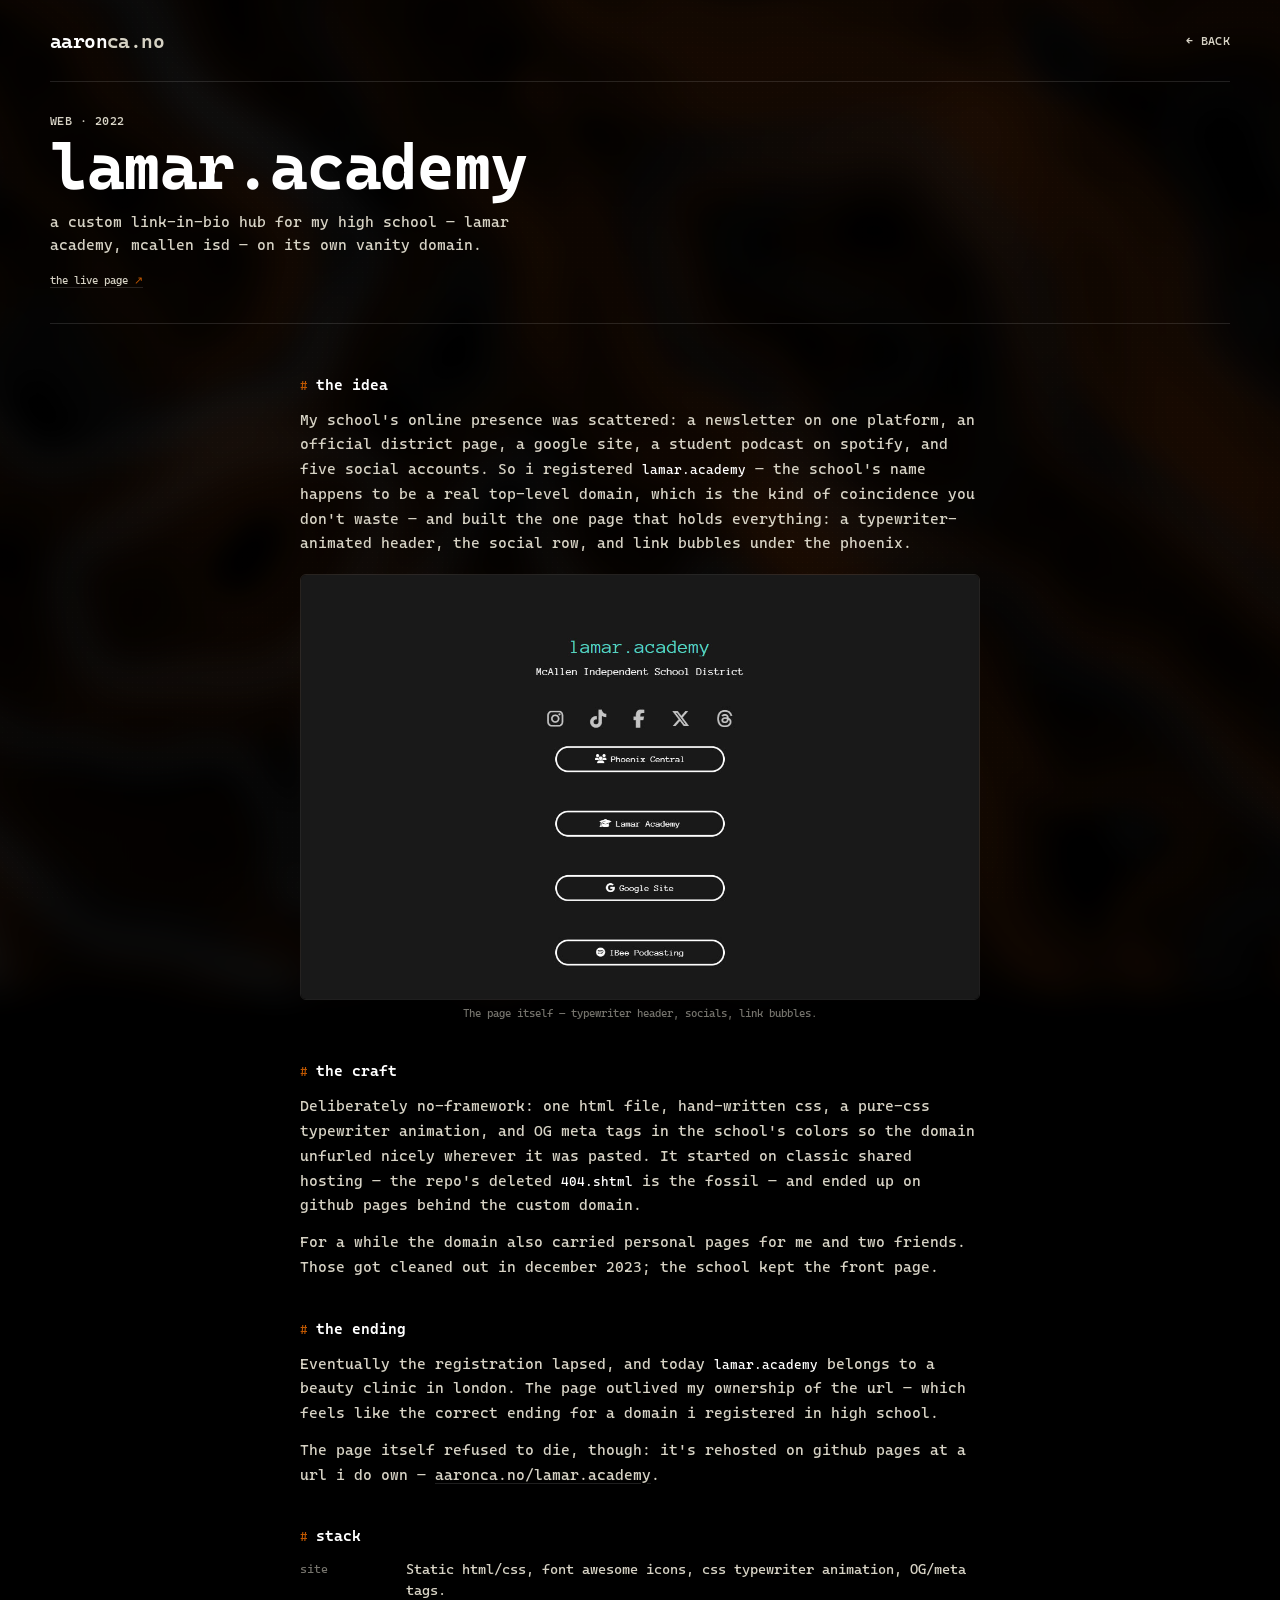
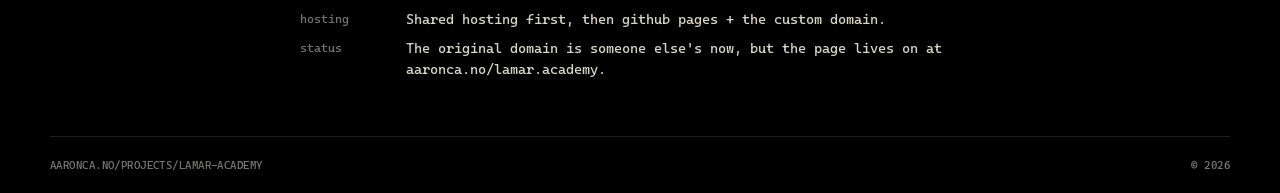
<file: projects/lamar-academy/index.html>
<!doctype html>
<html lang="en" class="writeup">
<head>
  <meta charset="utf-8">
  <meta name="viewport" content="width=device-width, initial-scale=1">
  <meta name="theme-color" content="#000000">
  <meta name="description" content="a link-in-bio hub for my high school, on its own vanity domain">
  <title>lamar.academy — aaronca.no</title>
  <link rel="icon" type="image/svg+xml" href="../../favicon.svg">
  <link rel="preconnect" href="https://fonts.googleapis.com">
  <link rel="preconnect" href="https://fonts.gstatic.com" crossorigin>
  <link rel="stylesheet" href="https://fonts.googleapis.com/css2?family=Cascadia+Mono:wght@300..700&display=swap">
  <link rel="stylesheet" href="../../styles.css">
  <link rel="stylesheet" href="../writeup.css">
</head>
<body class="writeup">
  <main class="page writeup-page">
    <nav class="nav" aria-label="Main navigation">
      <a class="logo" href="/"><span class="logo-name">aaron</span><span class="logo-domain">ca.no</span></a>
      <div class="nav-right">
        <a href="../">← back</a>
      </div>
    </nav>

    <header class="proj-hero">
      <span class="label">web · 2022</span>
      <h1>lamar.academy</h1>
      <p class="proj-intro">a custom link-in-bio hub for my high school — lamar academy, mcallen isd — on its own vanity domain.</p>
      <p class="proj-meta"><a href="https://aaronca.no/lamar.academy/" target="_blank" rel="noopener">the live page<b> ↗</b></a></p>
    </header>

    <article class="proj-notes">
      <section>
        <h2>the idea</h2>
        <p>My school's online presence was scattered: a newsletter on one platform, an official district page, a google site, a student podcast on spotify, and five social accounts. So i registered <code>lamar.academy</code> — the school's name happens to be a real top-level domain, which is the kind of coincidence you don't waste — and built the one page that holds everything: a typewriter-animated header, the social row, and link bubbles under the phoenix.</p>
        <div class="proj-figs single">
          <figure class="proj-fig"><img src="../../media/lamar.jpg" alt="the lamar.academy page: teal typewriter header, social icon row, and pill links for phoenix central, the school site, a google site, and the student podcast" loading="lazy"><figcaption>The page itself — typewriter header, socials, link bubbles.</figcaption></figure>
        </div>
      </section>

      <section>
        <h2>the craft</h2>
        <p>Deliberately no-framework: one html file, hand-written css, a pure-css typewriter animation, and OG meta tags in the school's colors so the domain unfurled nicely wherever it was pasted. It started on classic shared hosting — the repo's deleted <code>404.shtml</code> is the fossil — and ended up on github pages behind the custom domain.</p>
        <p>For a while the domain also carried personal pages for me and two friends. Those got cleaned out in december 2023; the school kept the front page.</p>
      </section>

      <section>
        <h2>the ending</h2>
        <p>Eventually the registration lapsed, and today <code>lamar.academy</code> belongs to a beauty clinic in london. The page outlived my ownership of the url — which feels like the correct ending for a domain i registered in high school.</p>
        <p>The page itself refused to die, though: it's rehosted on github pages at a url i do own — <a href="https://aaronca.no/lamar.academy/" target="_blank" rel="noopener">aaronca.no/lamar.academy</a>.</p>
      </section>

      <section>
        <h2>stack</h2>
        <dl class="proj-specs">
          <dt>site</dt><dd>Static html/css, font awesome icons, css typewriter animation, OG/meta tags.</dd>
          <dt>hosting</dt><dd>Shared hosting first, then github pages + the custom domain.</dd>
          <dt>status</dt><dd>The original domain is someone else's now, but the page lives on at aaronca.no/lamar.academy.</dd>
        </dl>
      </section>
    </article>

    <footer class="footer proj-footer">
      <span>aaronca.no/projects/lamar-academy</span>
      <span>© 2026</span>
    </footer>
  </main>
  <script src="../../topo.js" defer></script>
  <script src="../../script.js" defer></script>
</body>
</html>
</file>
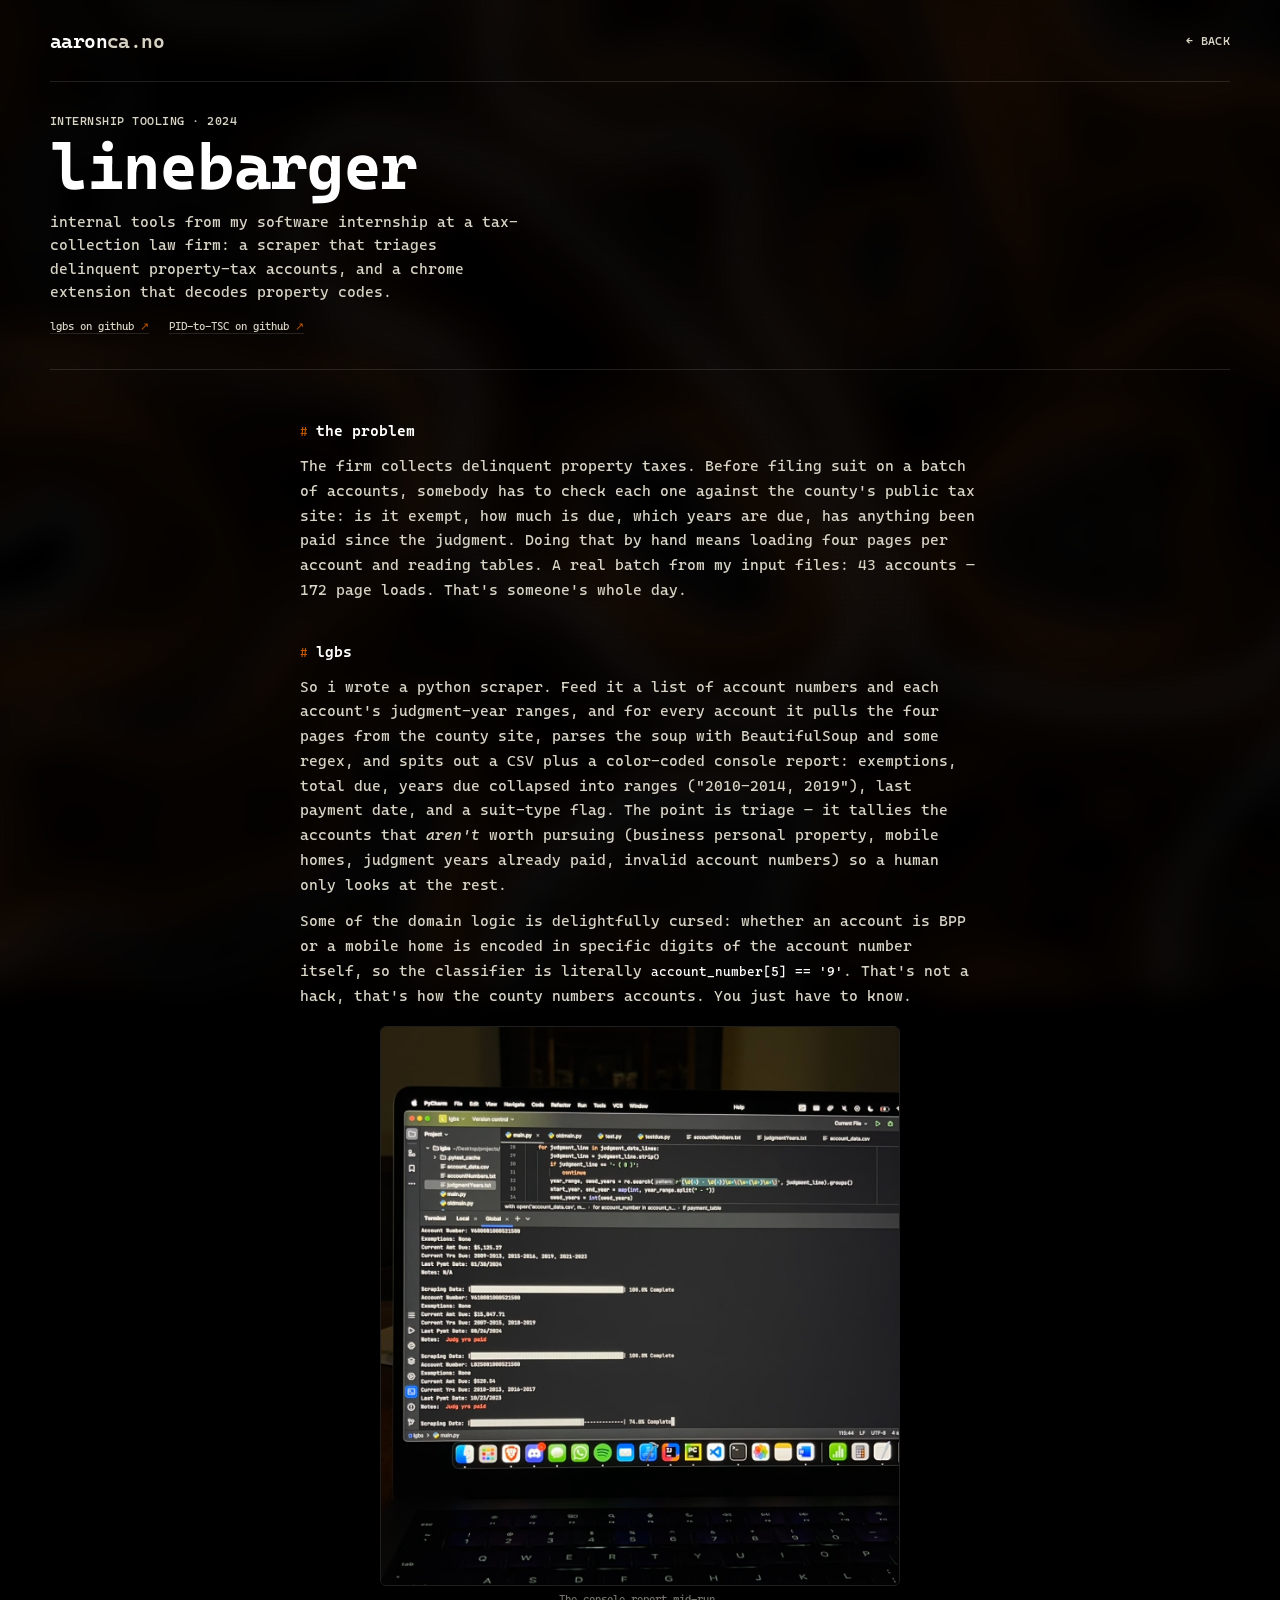
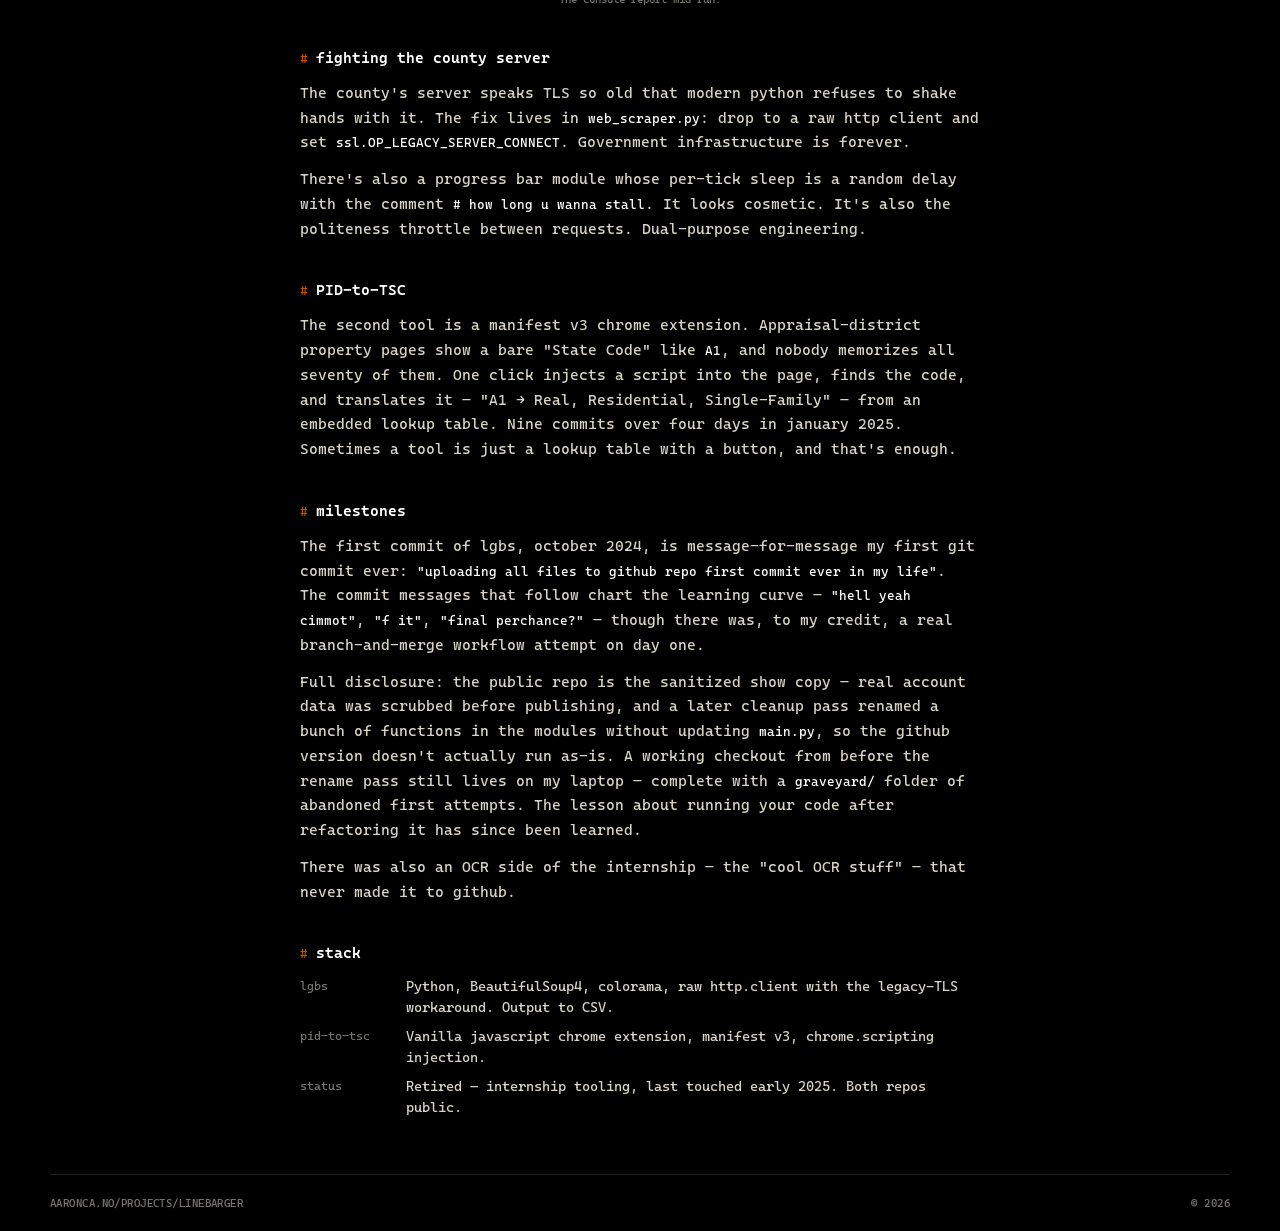
<file: projects/linebarger/index.html>
<!doctype html>
<html lang="en" class="writeup">
<head>
  <meta charset="utf-8">
  <meta name="viewport" content="width=device-width, initial-scale=1">
  <meta name="theme-color" content="#000000">
  <meta name="description" content="internship tooling: scraping a county tax site and decoding property codes">
  <title>linebarger — aaronca.no</title>
  <link rel="icon" type="image/svg+xml" href="../../favicon.svg">
  <link rel="preconnect" href="https://fonts.googleapis.com">
  <link rel="preconnect" href="https://fonts.gstatic.com" crossorigin>
  <link rel="stylesheet" href="https://fonts.googleapis.com/css2?family=Cascadia+Mono:wght@300..700&display=swap">
  <link rel="stylesheet" href="../../styles.css">
  <link rel="stylesheet" href="../writeup.css">
</head>
<body class="writeup">
  <main class="page writeup-page">
    <nav class="nav" aria-label="Main navigation">
      <a class="logo" href="/"><span class="logo-name">aaron</span><span class="logo-domain">ca.no</span></a>
      <div class="nav-right">
        <a href="../">← back</a>
      </div>
    </nav>

    <header class="proj-hero">
      <span class="label">internship tooling · 2024</span>
      <h1>linebarger</h1>
      <p class="proj-intro">internal tools from my software internship at a tax-collection law firm: a scraper that triages delinquent property-tax accounts, and a chrome extension that decodes property codes.</p>
      <p class="proj-meta"><a href="https://github.com/aarcn/lgbs" target="_blank" rel="noopener">lgbs on github<b> ↗</b></a><a href="https://github.com/aarcn/PID-to-TSC" target="_blank" rel="noopener">PID-to-TSC on github<b> ↗</b></a></p>
    </header>

    <article class="proj-notes">
      <section>
        <h2>the problem</h2>
        <p>The firm collects delinquent property taxes. Before filing suit on a batch of accounts, somebody has to check each one against the county's public tax site: is it exempt, how much is due, which years are due, has anything been paid since the judgment. Doing that by hand means loading four pages per account and reading tables. A real batch from my input files: 43 accounts — 172 page loads. That's someone's whole day.</p>
      </section>

      <section>
        <h2>lgbs</h2>
        <p>So i wrote a python scraper. Feed it a list of account numbers and each account's judgment-year ranges, and for every account it pulls the four pages from the county site, parses the soup with BeautifulSoup and some regex, and spits out a CSV plus a color-coded console report: exemptions, total due, years due collapsed into ranges ("2010-2014, 2019"), last payment date, and a suit-type flag. The point is triage — it tallies the accounts that <em>aren't</em> worth pursuing (business personal property, mobile homes, judgment years already paid, invalid account numbers) so a human only looks at the rest.</p>
        <p>Some of the domain logic is delightfully cursed: whether an account is BPP or a mobile home is encoded in specific digits of the account number itself, so the classifier is literally <code>account_number[5] == '9'</code>. That's not a hack, that's how the county numbers accounts. You just have to know.</p>
        <div class="proj-figs single">
          <figure class="proj-fig"><img src="../../media/lgbs.png" alt="the scraper's color-coded console output mid-run: account summaries with amounts due and flags" loading="lazy"><figcaption>The console report mid-run.</figcaption></figure>
        </div>
      </section>

      <section>
        <h2>fighting the county server</h2>
        <p>The county's server speaks TLS so old that modern python refuses to shake hands with it. The fix lives in <code>web_scraper.py</code>: drop to a raw http client and set <code>ssl.OP_LEGACY_SERVER_CONNECT</code>. Government infrastructure is forever.</p>
        <p>There's also a progress bar module whose per-tick sleep is a random delay with the comment <code># how long u wanna stall</code>. It looks cosmetic. It's also the politeness throttle between requests. Dual-purpose engineering.</p>
      </section>

      <section>
        <h2>PID-to-TSC</h2>
        <p>The second tool is a manifest v3 chrome extension. Appraisal-district property pages show a bare "State Code" like <code>A1</code>, and nobody memorizes all seventy of them. One click injects a script into the page, finds the code, and translates it — "A1 → Real, Residential, Single-Family" — from an embedded lookup table. Nine commits over four days in january 2025. Sometimes a tool is just a lookup table with a button, and that's enough.</p>
      </section>

      <section>
        <h2>milestones</h2>
        <p>The first commit of lgbs, october 2024, is message-for-message my first git commit ever: <code>"uploading all files to github repo first commit ever in my life"</code>. The commit messages that follow chart the learning curve — <code>"hell yeah cimmot"</code>, <code>"f it"</code>, <code>"final perchance?"</code> — though there was, to my credit, a real branch-and-merge workflow attempt on day one.</p>
        <p>Full disclosure: the public repo is the sanitized show copy — real account data was scrubbed before publishing, and a later cleanup pass renamed a bunch of functions in the modules without updating <code>main.py</code>, so the github version doesn't actually run as-is. A working checkout from before the rename pass still lives on my laptop — complete with a <code>graveyard/</code> folder of abandoned first attempts. The lesson about running your code after refactoring it has since been learned.</p>
        <p>There was also an OCR side of the internship — the "cool OCR stuff" — that never made it to github.</p>
      </section>

      <section>
        <h2>stack</h2>
        <dl class="proj-specs">
          <dt>lgbs</dt><dd>Python, BeautifulSoup4, colorama, raw http.client with the legacy-TLS workaround. Output to CSV.</dd>
          <dt>pid-to-tsc</dt><dd>Vanilla javascript chrome extension, manifest v3, chrome.scripting injection.</dd>
          <dt>status</dt><dd>Retired — internship tooling, last touched early 2025. Both repos public.</dd>
        </dl>
      </section>
    </article>

    <footer class="footer proj-footer">
      <span>aaronca.no/projects/linebarger</span>
      <span>© 2026</span>
    </footer>
  </main>
  <script src="../../topo.js" defer></script>
  <script src="../../script.js" defer></script>
</body>
</html>
</file>
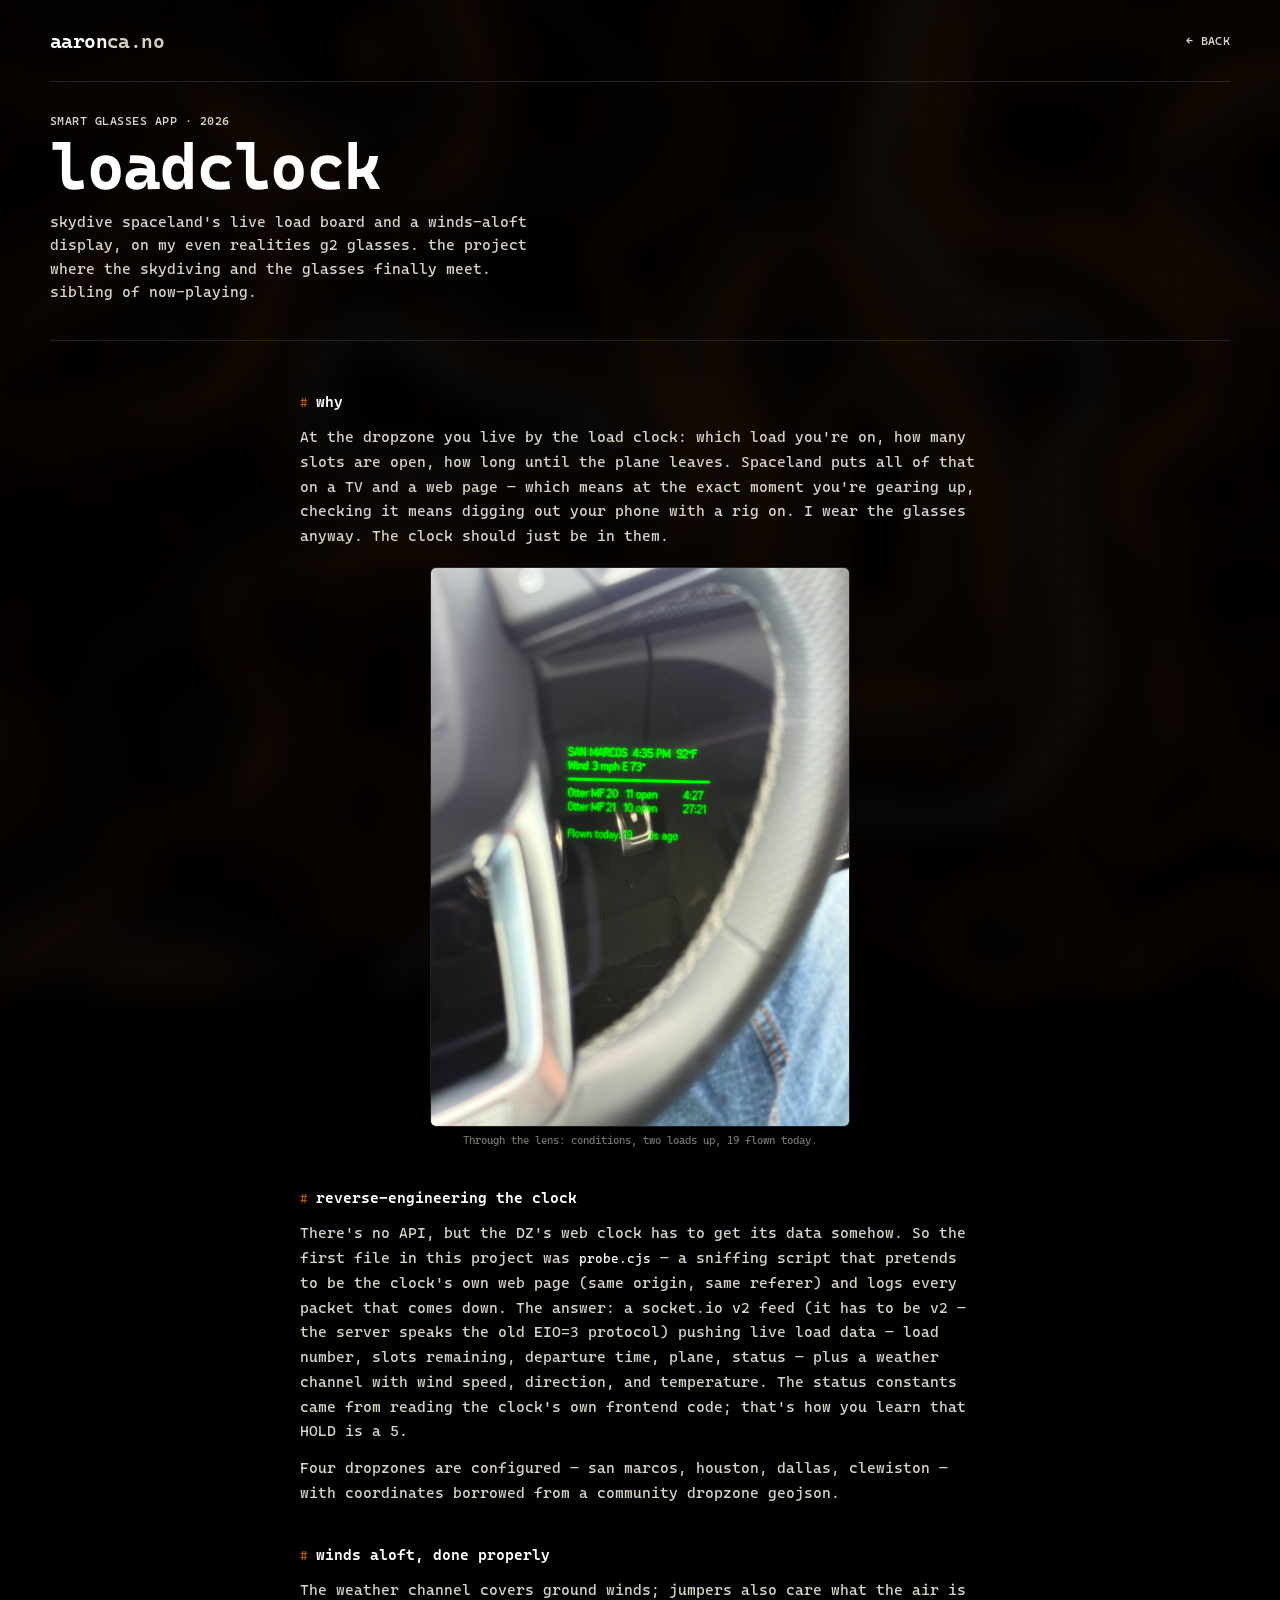
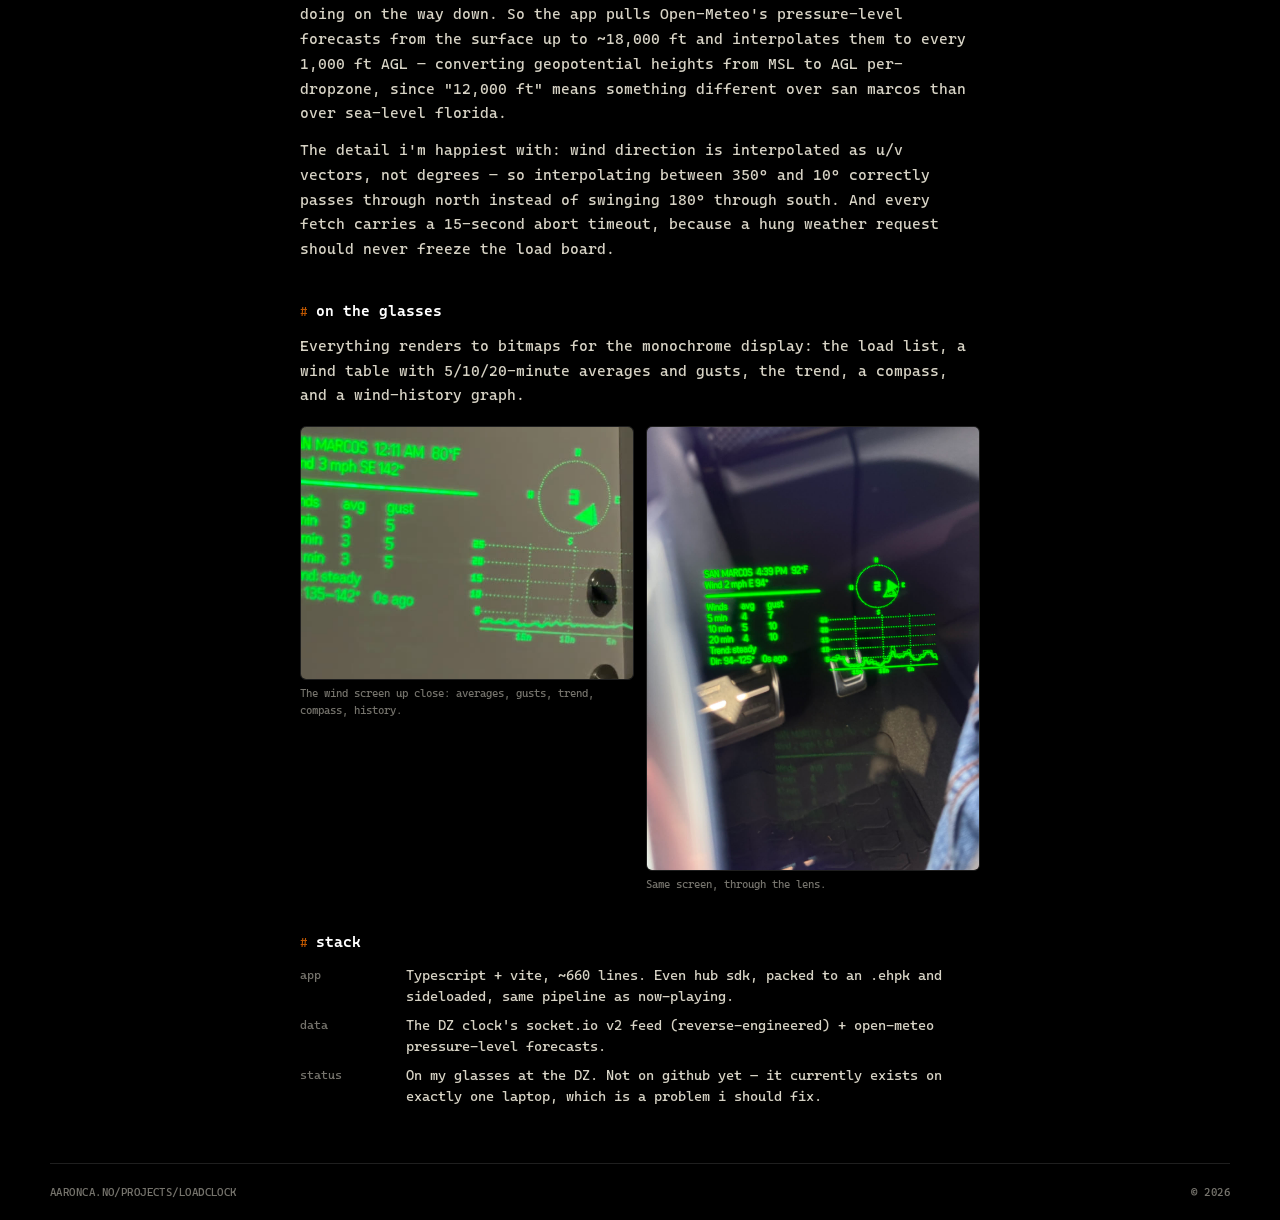
<file: projects/loadclock/index.html>
<!doctype html>
<html lang="en" class="writeup">
<head>
  <meta charset="utf-8">
  <meta name="viewport" content="width=device-width, initial-scale=1">
  <meta name="theme-color" content="#000000">
  <meta name="description" content="a live jump-load board and winds-aloft display for my smart glasses">
  <title>loadclock — aaronca.no</title>
  <link rel="icon" type="image/svg+xml" href="../../favicon.svg">
  <link rel="preconnect" href="https://fonts.googleapis.com">
  <link rel="preconnect" href="https://fonts.gstatic.com" crossorigin>
  <link rel="stylesheet" href="https://fonts.googleapis.com/css2?family=Cascadia+Mono:wght@300..700&display=swap">
  <link rel="stylesheet" href="../../styles.css">
  <link rel="stylesheet" href="../writeup.css">
</head>
<body class="writeup">
  <main class="page writeup-page">
    <nav class="nav" aria-label="Main navigation">
      <a class="logo" href="/"><span class="logo-name">aaron</span><span class="logo-domain">ca.no</span></a>
      <div class="nav-right">
        <a href="../">← back</a>
      </div>
    </nav>

    <header class="proj-hero">
      <span class="label">smart glasses app · 2026</span>
      <h1>loadclock</h1>
      <p class="proj-intro">skydive spaceland's live load board and a winds-aloft display, on my even realities g2 glasses. the project where the skydiving and the glasses finally meet. sibling of <a href="../now-playing/">now-playing</a>.</p>
    </header>

    <article class="proj-notes">
      <section>
        <h2>why</h2>
        <p>At the dropzone you live by the load clock: which load you're on, how many slots are open, how long until the plane leaves. Spaceland puts all of that on a TV and a web page — which means at the exact moment you're gearing up, checking it means digging out your phone with a rig on. I wear the glasses anyway. The clock should just be in them.</p>
        <div class="proj-figs single">
          <figure class="proj-fig"><img src="../../media/spacelandhud1.jpg" alt="through the glasses lens: san marcos conditions up top, two otter loads with open slots and departure clocks, flown-today count" loading="lazy"><figcaption>Through the lens: conditions, two loads up, 19 flown today.</figcaption></figure>
        </div>
      </section>

      <section>
        <h2>reverse-engineering the clock</h2>
        <p>There's no API, but the DZ's web clock has to get its data somehow. So the first file in this project was <code>probe.cjs</code> — a sniffing script that pretends to be the clock's own web page (same origin, same referer) and logs every packet that comes down. The answer: a socket.io v2 feed (it has to be v2 — the server speaks the old EIO=3 protocol) pushing live load data — load number, slots remaining, departure time, plane, status — plus a weather channel with wind speed, direction, and temperature. The status constants came from reading the clock's own frontend code; that's how you learn that HOLD is a 5.</p>
        <p>Four dropzones are configured — san marcos, houston, dallas, clewiston — with coordinates borrowed from a community dropzone geojson.</p>
      </section>

      <section>
        <h2>winds aloft, done properly</h2>
        <p>The weather channel covers ground winds; jumpers also care what the air is doing on the way down. So the app pulls Open-Meteo's pressure-level forecasts from the surface up to ~18,000 ft and interpolates them to every 1,000 ft AGL — converting geopotential heights from MSL to AGL per-dropzone, since "12,000 ft" means something different over san marcos than over sea-level florida.</p>
        <p>The detail i'm happiest with: wind direction is interpolated as u/v vectors, not degrees — so interpolating between 350° and 10° correctly passes through north instead of swinging 180° through south. And every fetch carries a 15-second abort timeout, because a hung weather request should never freeze the load board.</p>
      </section>

      <section>
        <h2>on the glasses</h2>
        <p>Everything renders to bitmaps for the monochrome display: the load list, a wind table with 5/10/20-minute averages and gusts, the trend, a compass, and a wind-history graph.</p>
        <div class="proj-figs">
          <figure class="proj-fig"><img src="../../media/spacelandhud3.jpg" alt="close-up of the wind screen: averages and gusts table, trend, direction range, compass, and a wind history graph" loading="lazy"><figcaption>The wind screen up close: averages, gusts, trend, compass, history.</figcaption></figure>
          <figure class="proj-fig"><img src="../../media/spacelandhud2.jpg" alt="the same wind screen through the glasses lens" loading="lazy"><figcaption>Same screen, through the lens.</figcaption></figure>
        </div>
      </section>

      <section>
        <h2>stack</h2>
        <dl class="proj-specs">
          <dt>app</dt><dd>Typescript + vite, ~660 lines. Even hub sdk, packed to an .ehpk and sideloaded, same pipeline as now-playing.</dd>
          <dt>data</dt><dd>The DZ clock's socket.io v2 feed (reverse-engineered) + open-meteo pressure-level forecasts.</dd>
          <dt>status</dt><dd>On my glasses at the DZ. Not on github yet — it currently exists on exactly one laptop, which is a problem i should fix.</dd>
        </dl>
      </section>
    </article>

    <footer class="footer proj-footer">
      <span>aaronca.no/projects/loadclock</span>
      <span>© 2026</span>
    </footer>
  </main>
  <script src="../../topo.js" defer></script>
  <script src="../../script.js" defer></script>
</body>
</html>
</file>
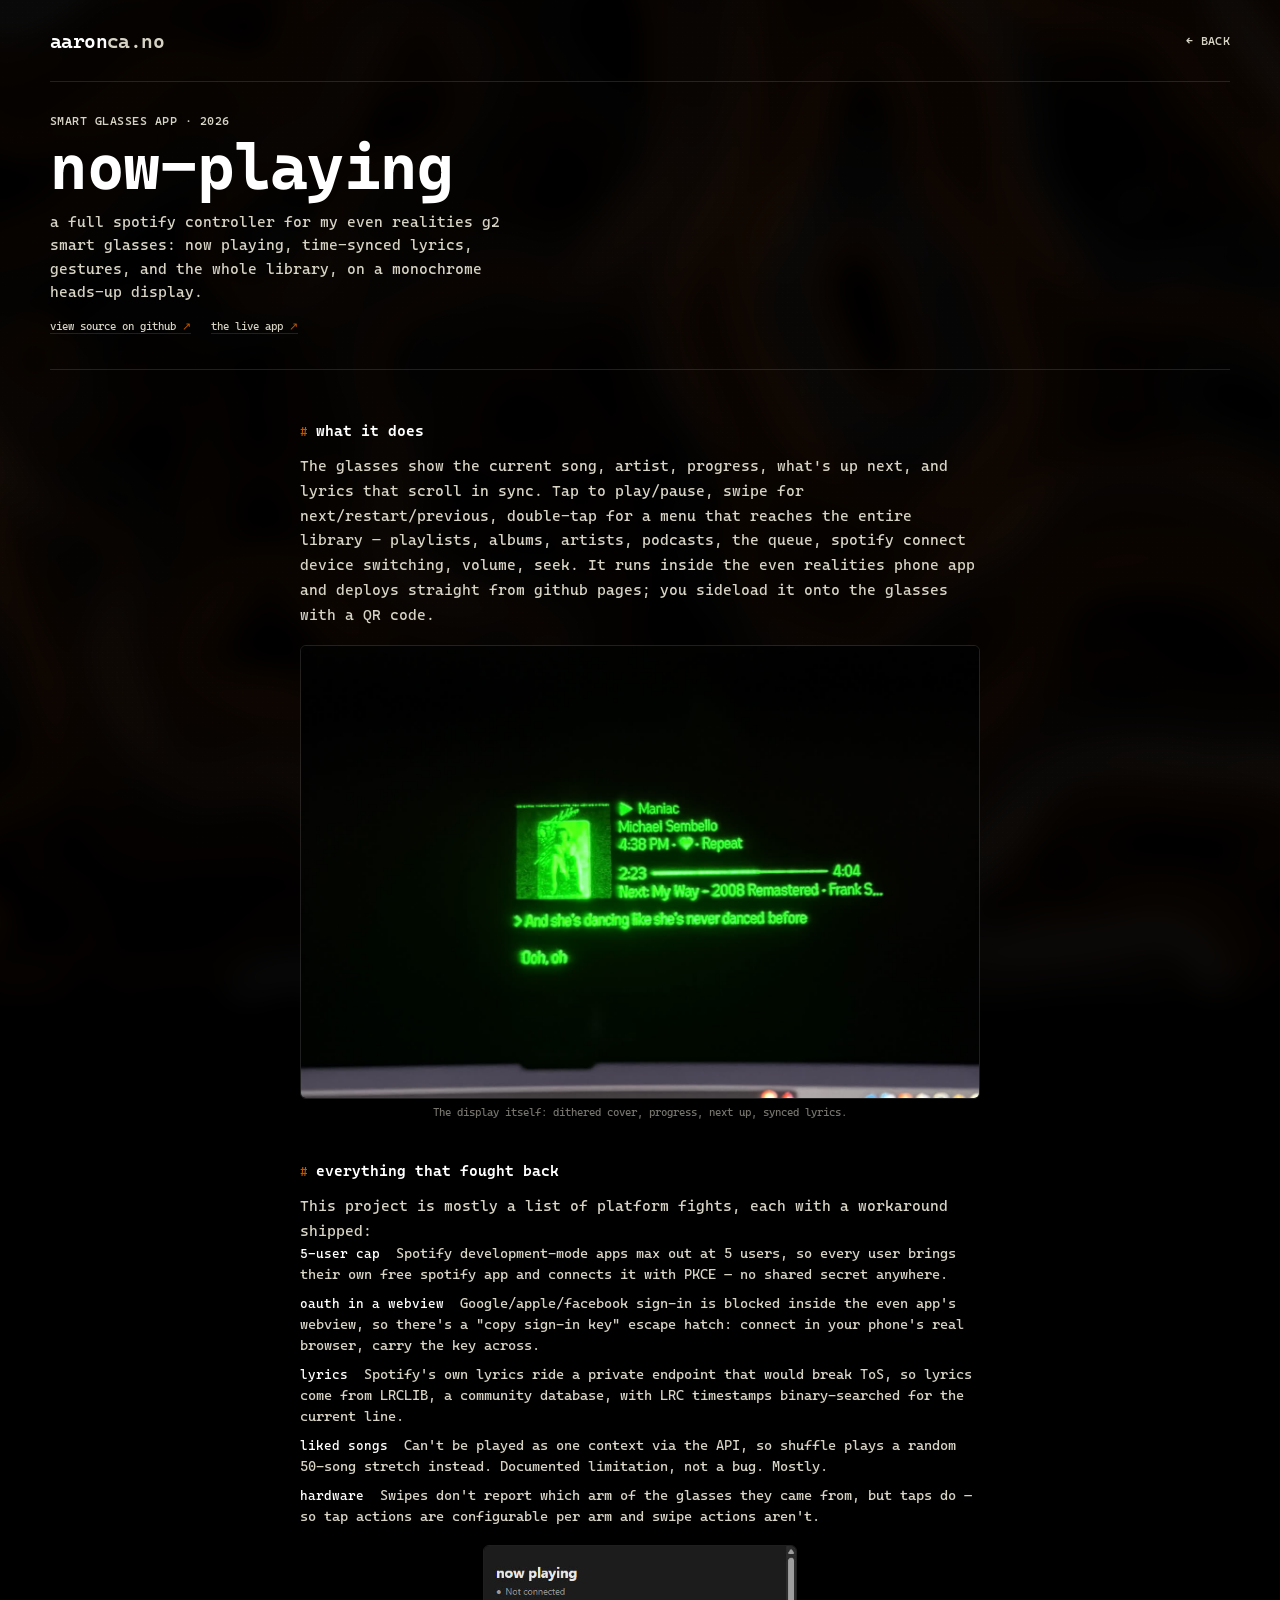
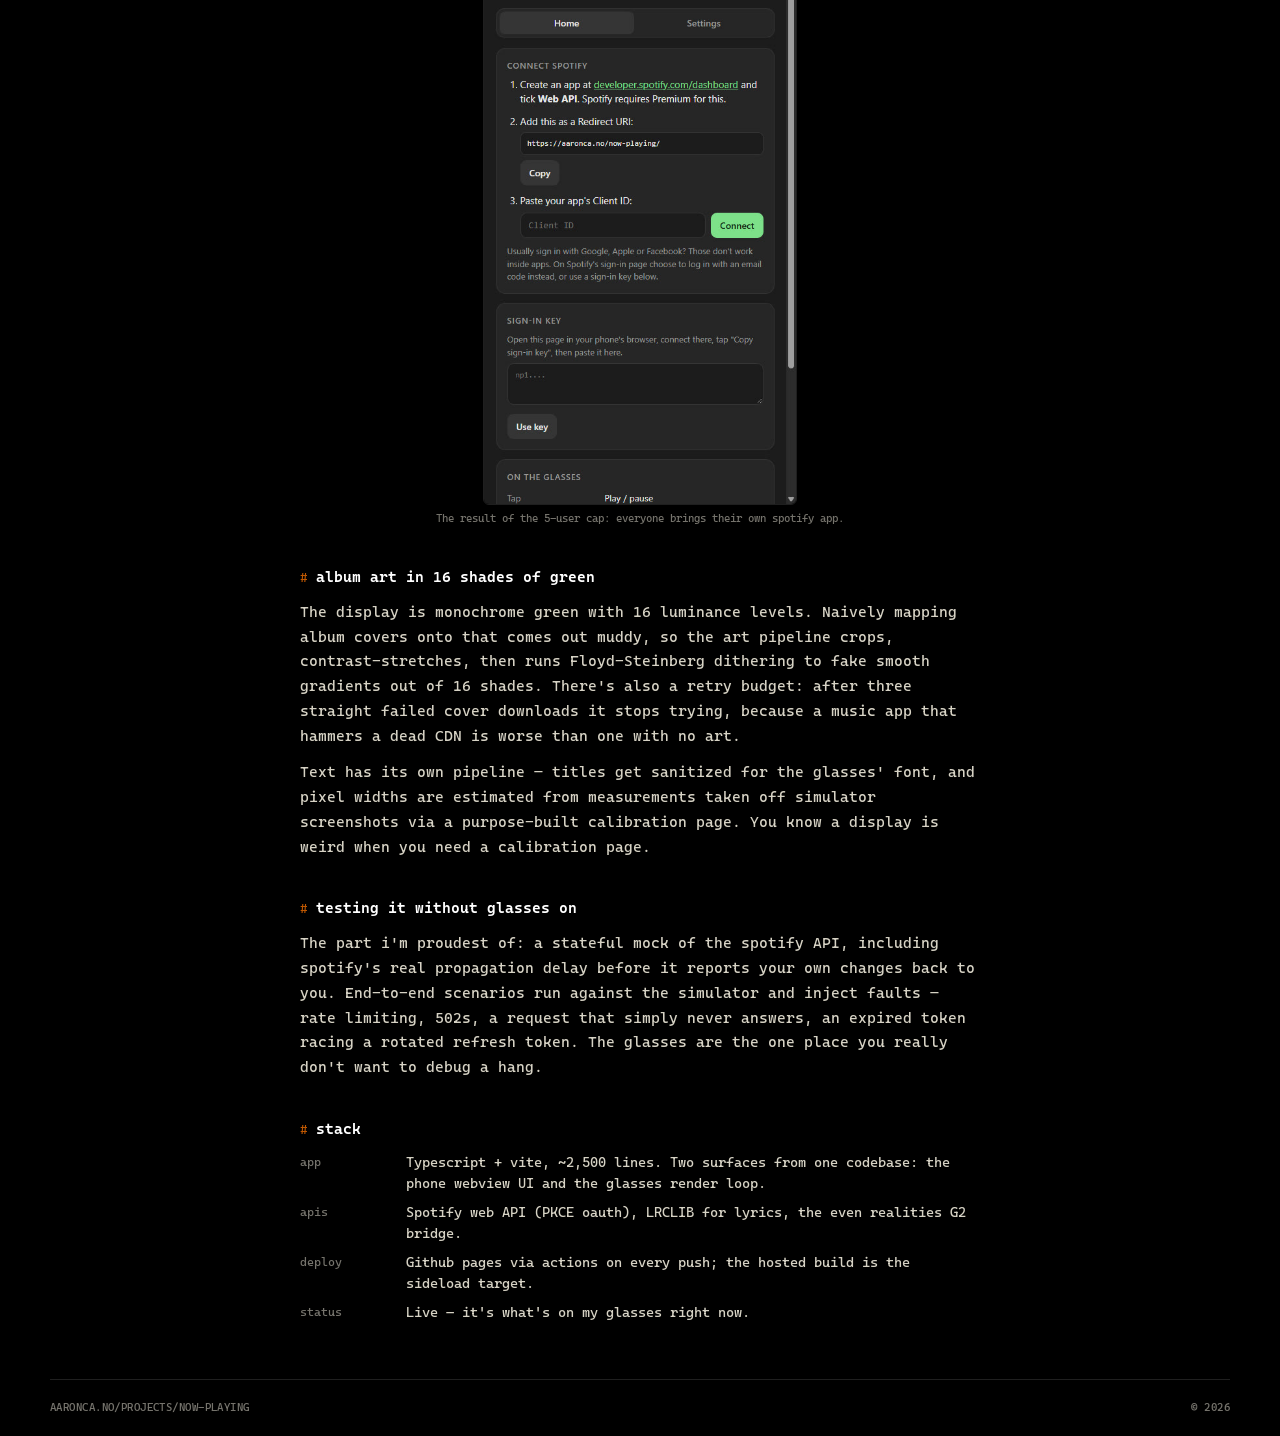
<file: projects/now-playing/index.html>
<!doctype html>
<html lang="en" class="writeup">
<head>
  <meta charset="utf-8">
  <meta name="viewport" content="width=device-width, initial-scale=1">
  <meta name="theme-color" content="#000000">
  <meta name="description" content="a full spotify controller for even realities g2 smart glasses">
  <title>now-playing — aaronca.no</title>
  <link rel="icon" type="image/svg+xml" href="../../favicon.svg">
  <link rel="preconnect" href="https://fonts.googleapis.com">
  <link rel="preconnect" href="https://fonts.gstatic.com" crossorigin>
  <link rel="stylesheet" href="https://fonts.googleapis.com/css2?family=Cascadia+Mono:wght@300..700&display=swap">
  <link rel="stylesheet" href="../../styles.css">
  <link rel="stylesheet" href="../writeup.css">
</head>
<body class="writeup">
  <main class="page writeup-page">
    <nav class="nav" aria-label="Main navigation">
      <a class="logo" href="/"><span class="logo-name">aaron</span><span class="logo-domain">ca.no</span></a>
      <div class="nav-right">
        <a href="../">← back</a>
      </div>
    </nav>

    <header class="proj-hero">
      <span class="label">smart glasses app · 2026</span>
      <h1>now-playing</h1>
      <p class="proj-intro">a full spotify controller for my even realities g2 smart glasses: now playing, time-synced lyrics, gestures, and the whole library, on a monochrome heads-up display.</p>
      <p class="proj-meta"><a href="https://github.com/aarcn/now-playing" target="_blank" rel="noopener">view source on github<b> ↗</b></a><a href="https://aaronca.no/now-playing/" target="_blank" rel="noopener">the live app<b> ↗</b></a></p>
    </header>

    <article class="proj-notes">
      <section>
        <h2>what it does</h2>
        <p>The glasses show the current song, artist, progress, what's up next, and lyrics that scroll in sync. Tap to play/pause, swipe for next/restart/previous, double-tap for a menu that reaches the entire library — playlists, albums, artists, podcasts, the queue, spotify connect device switching, volume, seek. It runs inside the even realities phone app and deploys straight from github pages; you sideload it onto the glasses with a QR code.</p>
        <div class="proj-figs single">
          <figure class="proj-fig"><img src="../../media/nowplayinghud.jpg" alt="the glasses display playing maniac by michael sembello: dithered album art, play state, progress bar, next up, and the current lyric line" loading="lazy"><figcaption>The display itself: dithered cover, progress, next up, synced lyrics.</figcaption></figure>
        </div>
      </section>

      <section>
        <h2>everything that fought back</h2>
        <p>This project is mostly a list of platform fights, each with a workaround shipped:</p>
        <ul class="proj-list">
          <li><code>5-user cap</code> Spotify development-mode apps max out at 5 users, so every user brings their own free spotify app and connects it with PKCE — no shared secret anywhere.</li>
          <li><code>oauth in a webview</code> Google/apple/facebook sign-in is blocked inside the even app's webview, so there's a "copy sign-in key" escape hatch: connect in your phone's real browser, carry the key across.</li>
          <li><code>lyrics</code> Spotify's own lyrics ride a private endpoint that would break ToS, so lyrics come from LRCLIB, a community database, with LRC timestamps binary-searched for the current line.</li>
          <li><code>liked songs</code> Can't be played as one context via the API, so shuffle plays a random 50-song stretch instead. Documented limitation, not a bug. Mostly.</li>
          <li><code>hardware</code> Swipes don't report which arm of the glasses they came from, but taps do — so tap actions are configurable per arm and swipe actions aren't.</li>
        </ul>
        <div class="proj-figs single">
          <figure class="proj-fig"><img src="../../media/nowplayingapp.jpg" alt="the phone-side setup screen: connect spotify with your own client id, sign-in key fallback, gesture reference" loading="lazy"><figcaption>The result of the 5-user cap: everyone brings their own spotify app.</figcaption></figure>
        </div>
      </section>

      <section>
        <h2>album art in 16 shades of green</h2>
        <p>The display is monochrome green with 16 luminance levels. Naively mapping album covers onto that comes out muddy, so the art pipeline crops, contrast-stretches, then runs Floyd-Steinberg dithering to fake smooth gradients out of 16 shades. There's also a retry budget: after three straight failed cover downloads it stops trying, because a music app that hammers a dead CDN is worse than one with no art.</p>
        <p>Text has its own pipeline — titles get sanitized for the glasses' font, and pixel widths are estimated from measurements taken off simulator screenshots via a purpose-built calibration page. You know a display is weird when you need a calibration page.</p>
      </section>

      <section>
        <h2>testing it without glasses on</h2>
        <p>The part i'm proudest of: a stateful mock of the spotify API, including spotify's real propagation delay before it reports your own changes back to you. End-to-end scenarios run against the simulator and inject faults — rate limiting, 502s, a request that simply never answers, an expired token racing a rotated refresh token. The glasses are the one place you really don't want to debug a hang.</p>
      </section>

      <section>
        <h2>stack</h2>
        <dl class="proj-specs">
          <dt>app</dt><dd>Typescript + vite, ~2,500 lines. Two surfaces from one codebase: the phone webview UI and the glasses render loop.</dd>
          <dt>apis</dt><dd>Spotify web API (PKCE oauth), LRCLIB for lyrics, the even realities G2 bridge.</dd>
          <dt>deploy</dt><dd>Github pages via actions on every push; the hosted build is the sideload target.</dd>
          <dt>status</dt><dd>Live — it's what's on my glasses right now.</dd>
        </dl>
      </section>
    </article>

    <footer class="footer proj-footer">
      <span>aaronca.no/projects/now-playing</span>
      <span>© 2026</span>
    </footer>
  </main>
  <script src="../../topo.js" defer></script>
  <script src="../../script.js" defer></script>
</body>
</html>
</file>
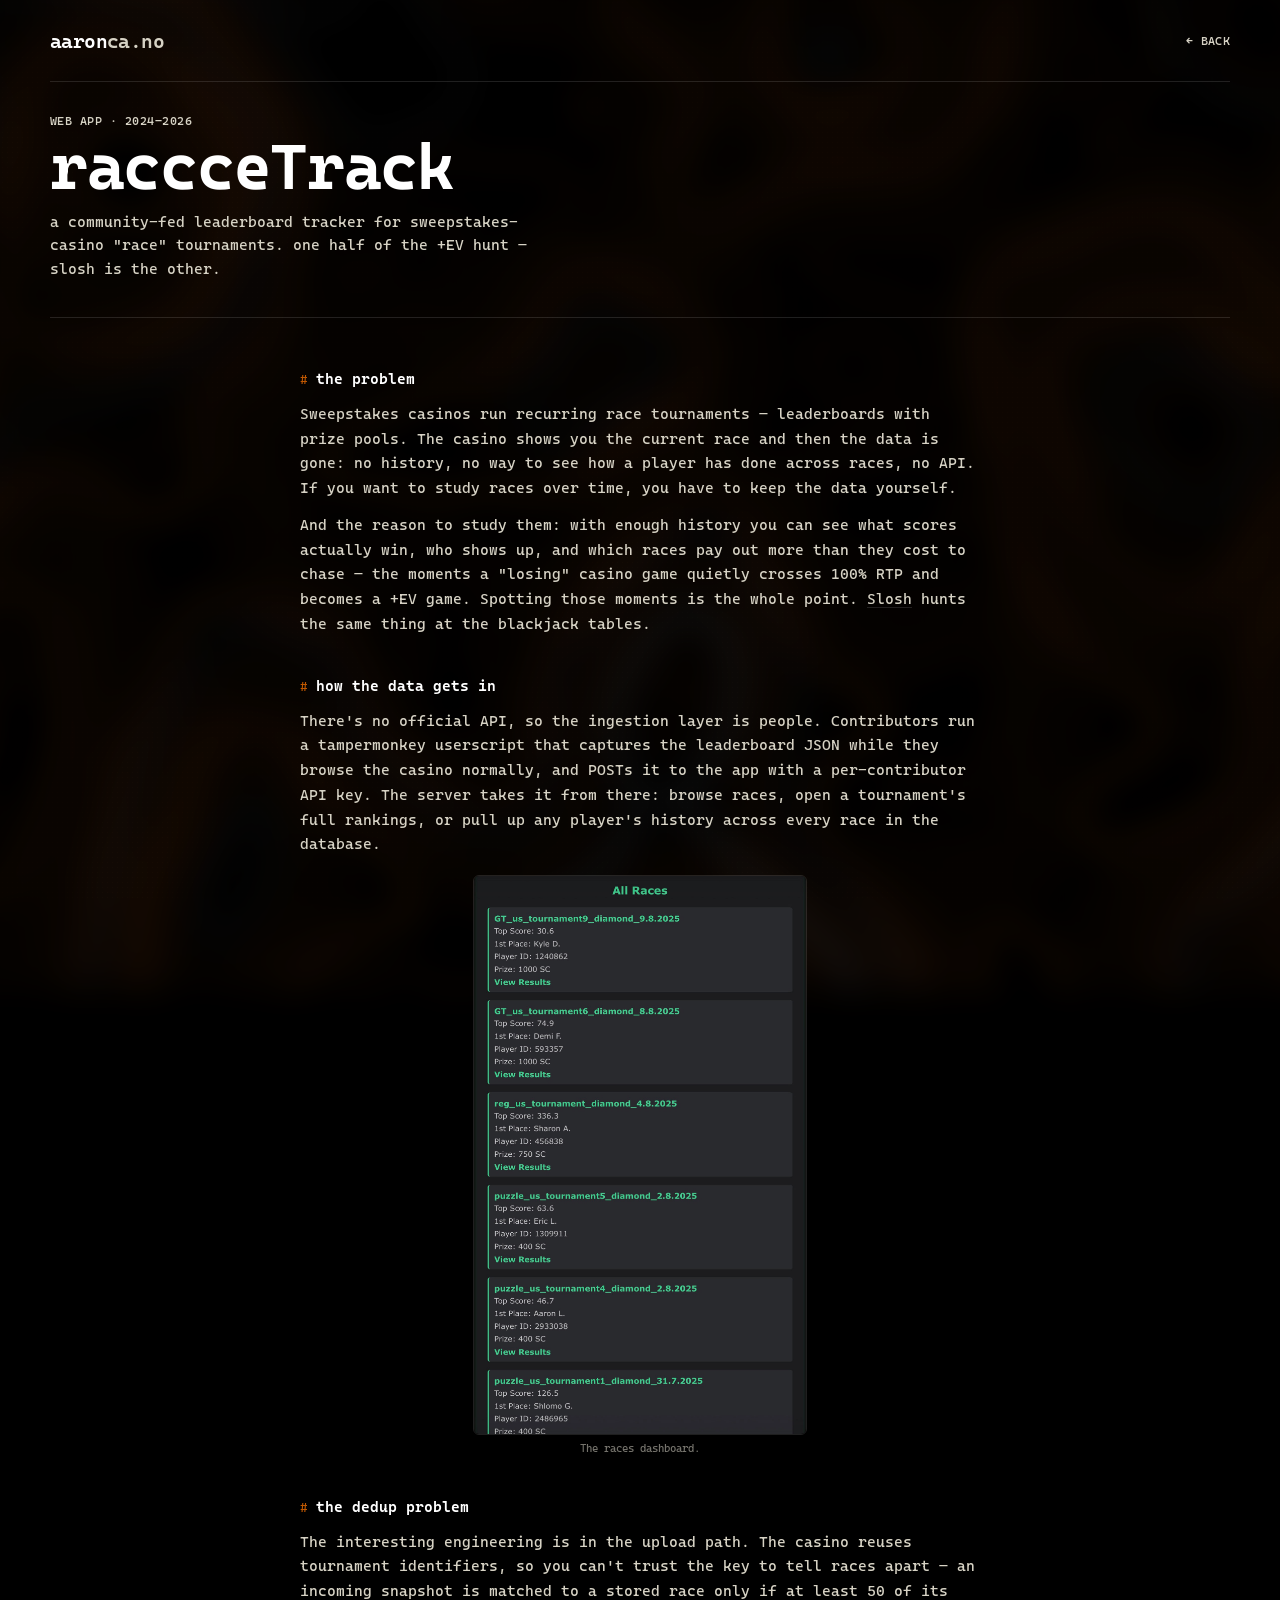
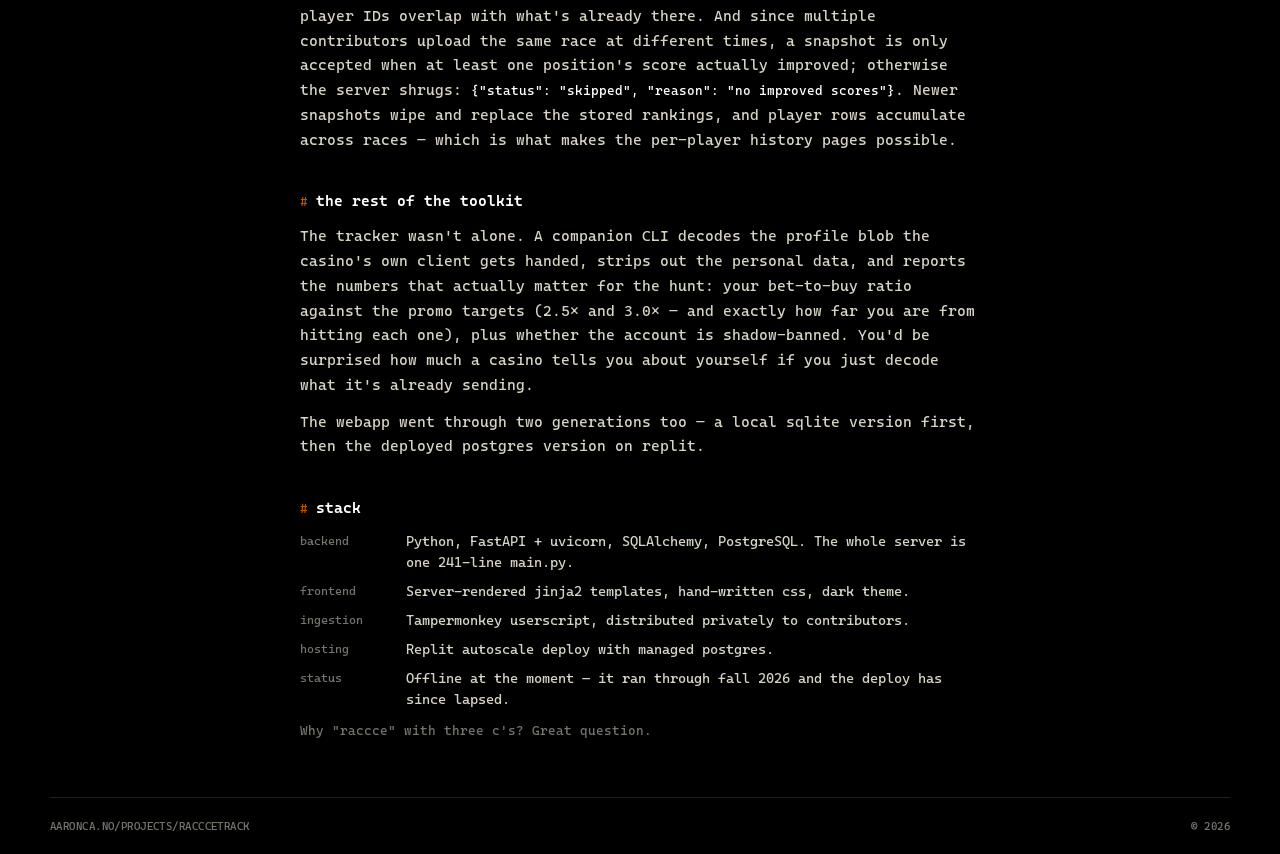
<file: projects/racccetrack/index.html>
<!doctype html>
<html lang="en" class="writeup">
<head>
  <meta charset="utf-8">
  <meta name="viewport" content="width=device-width, initial-scale=1">
  <meta name="theme-color" content="#000000">
  <meta name="description" content="a community-fed leaderboard tracker for sweepstakes-casino races">
  <title>racccetrack — aaronca.no</title>
  <link rel="icon" type="image/svg+xml" href="../../favicon.svg">
  <link rel="preconnect" href="https://fonts.googleapis.com">
  <link rel="preconnect" href="https://fonts.gstatic.com" crossorigin>
  <link rel="stylesheet" href="https://fonts.googleapis.com/css2?family=Cascadia+Mono:wght@300..700&display=swap">
  <link rel="stylesheet" href="../../styles.css">
  <link rel="stylesheet" href="../writeup.css">
</head>
<body class="writeup">
  <main class="page writeup-page">
    <nav class="nav" aria-label="Main navigation">
      <a class="logo" href="/"><span class="logo-name">aaron</span><span class="logo-domain">ca.no</span></a>
      <div class="nav-right">
        <a href="../">← back</a>
      </div>
    </nav>

    <header class="proj-hero">
      <span class="label">web app · 2024–2026</span>
      <h1>raccceTrack</h1>
      <p class="proj-intro">a community-fed leaderboard tracker for sweepstakes-casino "race" tournaments. one half of the +EV hunt — <a href="../slosh/">slosh</a> is the other.</p>
    </header>

    <article class="proj-notes">
      <section>
        <h2>the problem</h2>
        <p>Sweepstakes casinos run recurring race tournaments — leaderboards with prize pools. The casino shows you the current race and then the data is gone: no history, no way to see how a player has done across races, no API. If you want to study races over time, you have to keep the data yourself.</p>
        <p>And the reason to study them: with enough history you can see what scores actually win, who shows up, and which races pay out more than they cost to chase — the moments a "losing" casino game quietly crosses 100% RTP and becomes a +EV game. Spotting those moments is the whole point. <a href="../slosh/">Slosh</a> hunts the same thing at the blackjack tables.</p>
      </section>

      <section>
        <h2>how the data gets in</h2>
        <p>There's no official API, so the ingestion layer is people. Contributors run a tampermonkey userscript that captures the leaderboard JSON while they browse the casino normally, and POSTs it to the app with a per-contributor API key. The server takes it from there: browse races, open a tournament's full rankings, or pull up any player's history across every race in the database.</p>
        <div class="proj-figs single">
          <figure class="proj-fig"><img src="../../media/racccetrack.jpeg" alt="the racccetrack races dashboard listing tournaments with top scores, placements and prizes" loading="lazy"><figcaption>The races dashboard.</figcaption></figure>
        </div>
      </section>

      <section>
        <h2>the dedup problem</h2>
        <p>The interesting engineering is in the upload path. The casino reuses tournament identifiers, so you can't trust the key to tell races apart — an incoming snapshot is matched to a stored race only if at least 50 of its player IDs overlap with what's already there. And since multiple contributors upload the same race at different times, a snapshot is only accepted when at least one position's score actually improved; otherwise the server shrugs: <code>{"status": "skipped", "reason": "no improved scores"}</code>. Newer snapshots wipe and replace the stored rankings, and player rows accumulate across races — which is what makes the per-player history pages possible.</p>
      </section>

      <section>
        <h2>the rest of the toolkit</h2>
        <p>The tracker wasn't alone. A companion CLI decodes the profile blob the casino's own client gets handed, strips out the personal data, and reports the numbers that actually matter for the hunt: your bet-to-buy ratio against the promo targets (2.5× and 3.0× — and exactly how far you are from hitting each one), plus whether the account is shadow-banned. You'd be surprised how much a casino tells you about yourself if you just decode what it's already sending.</p>
        <p>The webapp went through two generations too — a local sqlite version first, then the deployed postgres version on replit.</p>
      </section>

      <section>
        <h2>stack</h2>
        <dl class="proj-specs">
          <dt>backend</dt><dd>Python, FastAPI + uvicorn, SQLAlchemy, PostgreSQL. The whole server is one 241-line main.py.</dd>
          <dt>frontend</dt><dd>Server-rendered jinja2 templates, hand-written css, dark theme.</dd>
          <dt>ingestion</dt><dd>Tampermonkey userscript, distributed privately to contributors.</dd>
          <dt>hosting</dt><dd>Replit autoscale deploy with managed postgres.</dd>
          <dt>status</dt><dd>Offline at the moment — it ran through fall 2026 and the deploy has since lapsed.</dd>
        </dl>
        <p class="proj-aside">Why "raccce" with three c's? Great question.</p>
      </section>
    </article>

    <footer class="footer proj-footer">
      <span>aaronca.no/projects/racccetrack</span>
      <span>© 2026</span>
    </footer>
  </main>
  <script src="../../topo.js" defer></script>
  <script src="../../script.js" defer></script>
</body>
</html>
</file>
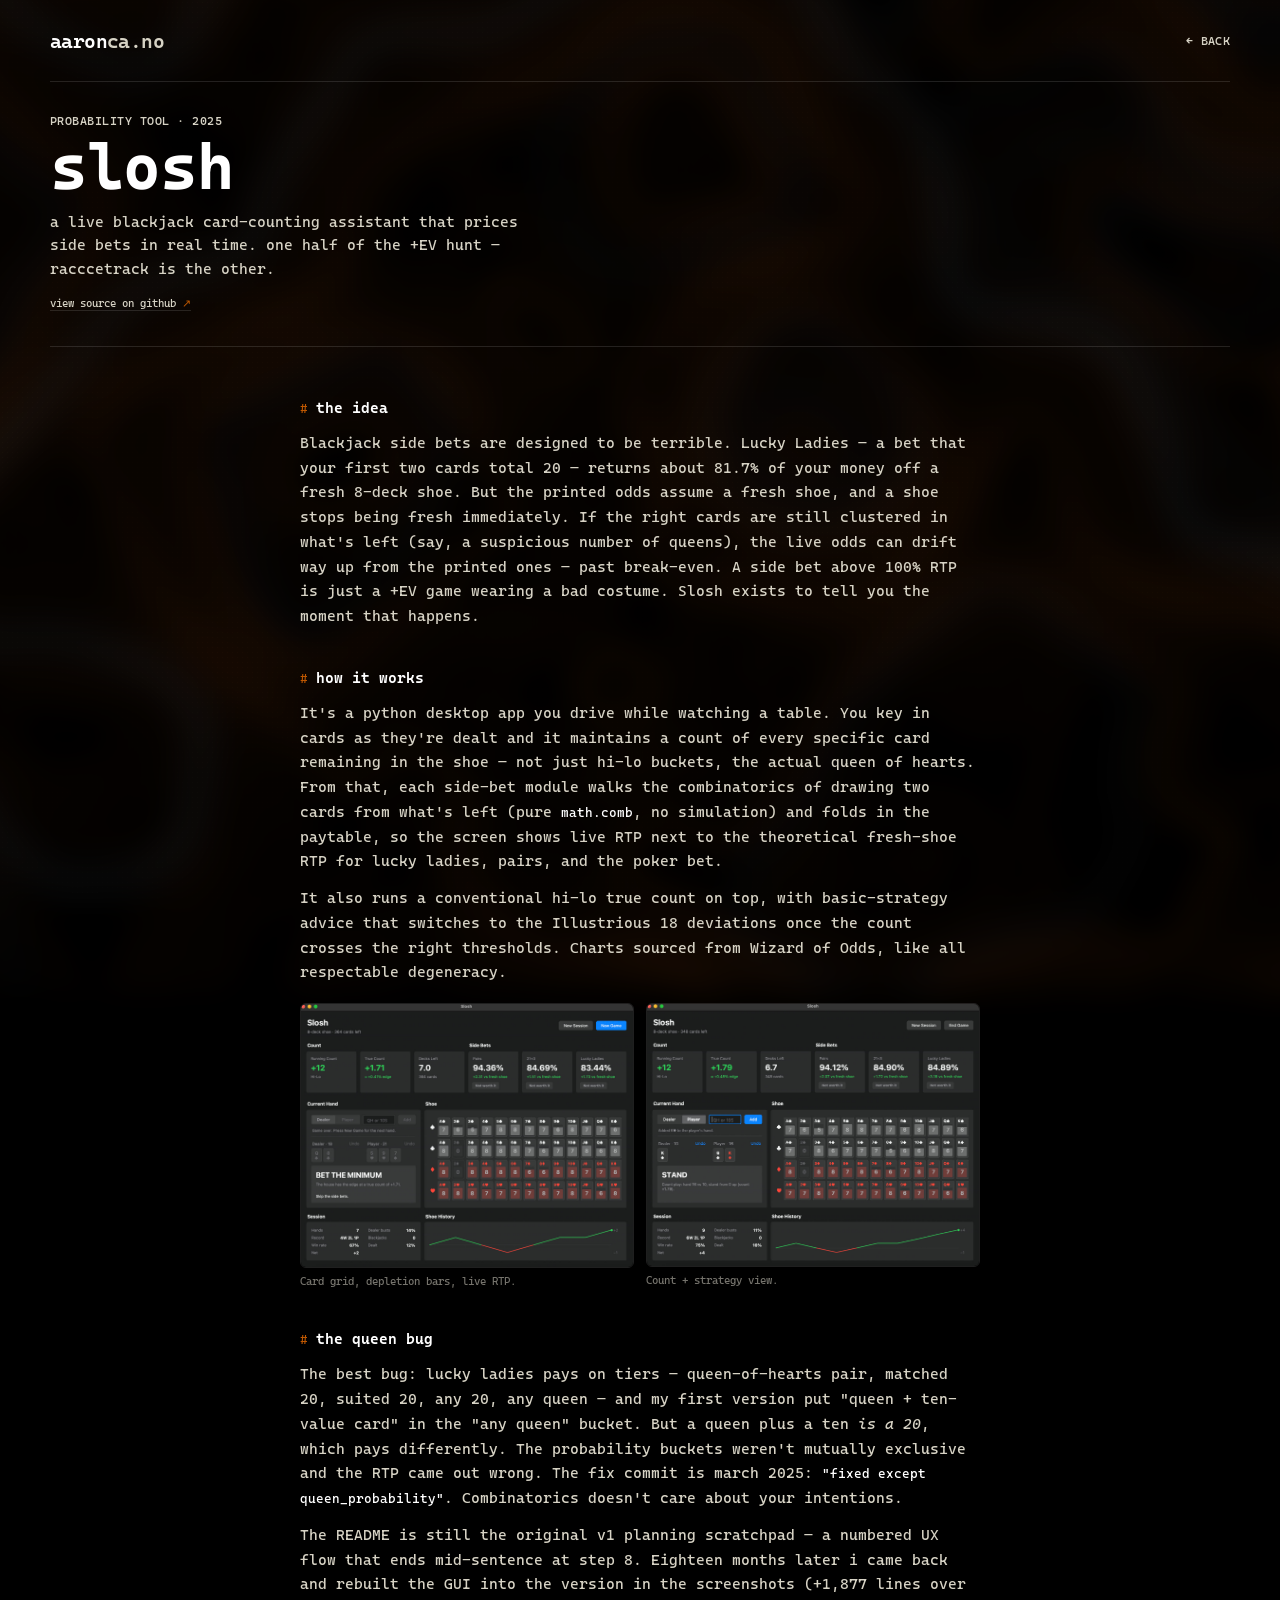
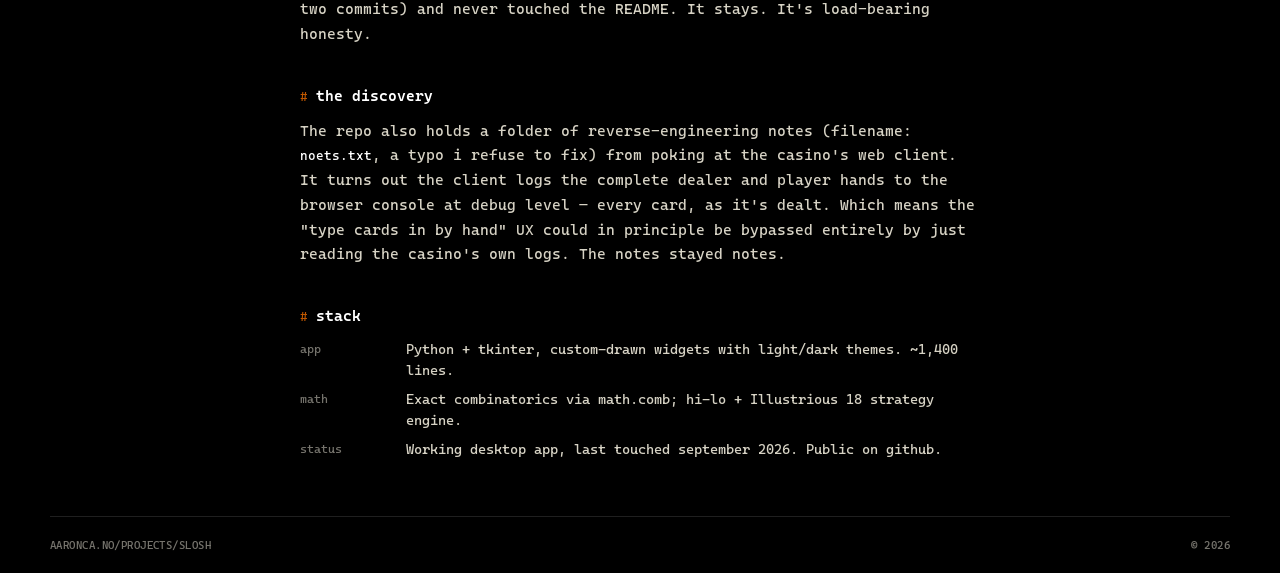
<file: projects/slosh/index.html>
<!doctype html>
<html lang="en" class="writeup">
<head>
  <meta charset="utf-8">
  <meta name="viewport" content="width=device-width, initial-scale=1">
  <meta name="theme-color" content="#000000">
  <meta name="description" content="a live blackjack card-counting assistant that prices side bets in real time">
  <title>slosh — aaronca.no</title>
  <link rel="icon" type="image/svg+xml" href="../../favicon.svg">
  <link rel="preconnect" href="https://fonts.googleapis.com">
  <link rel="preconnect" href="https://fonts.gstatic.com" crossorigin>
  <link rel="stylesheet" href="https://fonts.googleapis.com/css2?family=Cascadia+Mono:wght@300..700&display=swap">
  <link rel="stylesheet" href="../../styles.css">
  <link rel="stylesheet" href="../writeup.css">
</head>
<body class="writeup">
  <main class="page writeup-page">
    <nav class="nav" aria-label="Main navigation">
      <a class="logo" href="/"><span class="logo-name">aaron</span><span class="logo-domain">ca.no</span></a>
      <div class="nav-right">
        <a href="../">← back</a>
      </div>
    </nav>

    <header class="proj-hero">
      <span class="label">probability tool · 2025</span>
      <h1>slosh</h1>
      <p class="proj-intro">a live blackjack card-counting assistant that prices side bets in real time. one half of the +EV hunt — <a href="../racccetrack/">racccetrack</a> is the other.</p>
      <p class="proj-meta"><a href="https://github.com/aarcn/slosh" target="_blank" rel="noopener">view source on github<b> ↗</b></a></p>
    </header>

    <article class="proj-notes">
      <section>
        <h2>the idea</h2>
        <p>Blackjack side bets are designed to be terrible. Lucky Ladies — a bet that your first two cards total 20 — returns about 81.7% of your money off a fresh 8-deck shoe. But the printed odds assume a fresh shoe, and a shoe stops being fresh immediately. If the right cards are still clustered in what's left (say, a suspicious number of queens), the live odds can drift way up from the printed ones — past break-even. A side bet above 100% RTP is just a +EV game wearing a bad costume. Slosh exists to tell you the moment that happens.</p>
      </section>

      <section>
        <h2>how it works</h2>
        <p>It's a python desktop app you drive while watching a table. You key in cards as they're dealt and it maintains a count of every specific card remaining in the shoe — not just hi-lo buckets, the actual queen of hearts. From that, each side-bet module walks the combinatorics of drawing two cards from what's left (pure <code>math.comb</code>, no simulation) and folds in the paytable, so the screen shows live RTP next to the theoretical fresh-shoe RTP for lucky ladies, pairs, and the poker bet.</p>
        <p>It also runs a conventional hi-lo true count on top, with basic-strategy advice that switches to the Illustrious 18 deviations once the count crosses the right thresholds. Charts sourced from Wizard of Odds, like all respectable degeneracy.</p>
        <div class="proj-figs">
          <figure class="proj-fig"><img src="../../media/slosh1.jpg" alt="the slosh gui: card input grid with per-rank depletion bars and live side-bet rtp readouts" loading="lazy"><figcaption>Card grid, depletion bars, live RTP.</figcaption></figure>
          <figure class="proj-fig"><img src="../../media/slosh2.jpg" alt="another view of the slosh gui showing strategy advice and count information" loading="lazy"><figcaption>Count + strategy view.</figcaption></figure>
        </div>
      </section>

      <section>
        <h2>the queen bug</h2>
        <p>The best bug: lucky ladies pays on tiers — queen-of-hearts pair, matched 20, suited 20, any 20, any queen — and my first version put "queen + ten-value card" in the "any queen" bucket. But a queen plus a ten <em>is a 20</em>, which pays differently. The probability buckets weren't mutually exclusive and the RTP came out wrong. The fix commit is march 2025: <code>"fixed except queen_probability"</code>. Combinatorics doesn't care about your intentions.</p>
        <p>The README is still the original v1 planning scratchpad — a numbered UX flow that ends mid-sentence at step 8. Eighteen months later i came back and rebuilt the GUI into the version in the screenshots (+1,877 lines over two commits) and never touched the README. It stays. It's load-bearing honesty.</p>
      </section>

      <section>
        <h2>the discovery</h2>
        <p>The repo also holds a folder of reverse-engineering notes (filename: <code>noets.txt</code>, a typo i refuse to fix) from poking at the casino's web client. It turns out the client logs the complete dealer and player hands to the browser console at debug level — every card, as it's dealt. Which means the "type cards in by hand" UX could in principle be bypassed entirely by just reading the casino's own logs. The notes stayed notes.</p>
      </section>

      <section>
        <h2>stack</h2>
        <dl class="proj-specs">
          <dt>app</dt><dd>Python + tkinter, custom-drawn widgets with light/dark themes. ~1,400 lines.</dd>
          <dt>math</dt><dd>Exact combinatorics via math.comb; hi-lo + Illustrious 18 strategy engine.</dd>
          <dt>status</dt><dd>Working desktop app, last touched september 2026. Public on github.</dd>
        </dl>
      </section>
    </article>

    <footer class="footer proj-footer">
      <span>aaronca.no/projects/slosh</span>
      <span>© 2026</span>
    </footer>
  </main>
  <script src="../../topo.js" defer></script>
  <script src="../../script.js" defer></script>
</body>
</html>
</file>
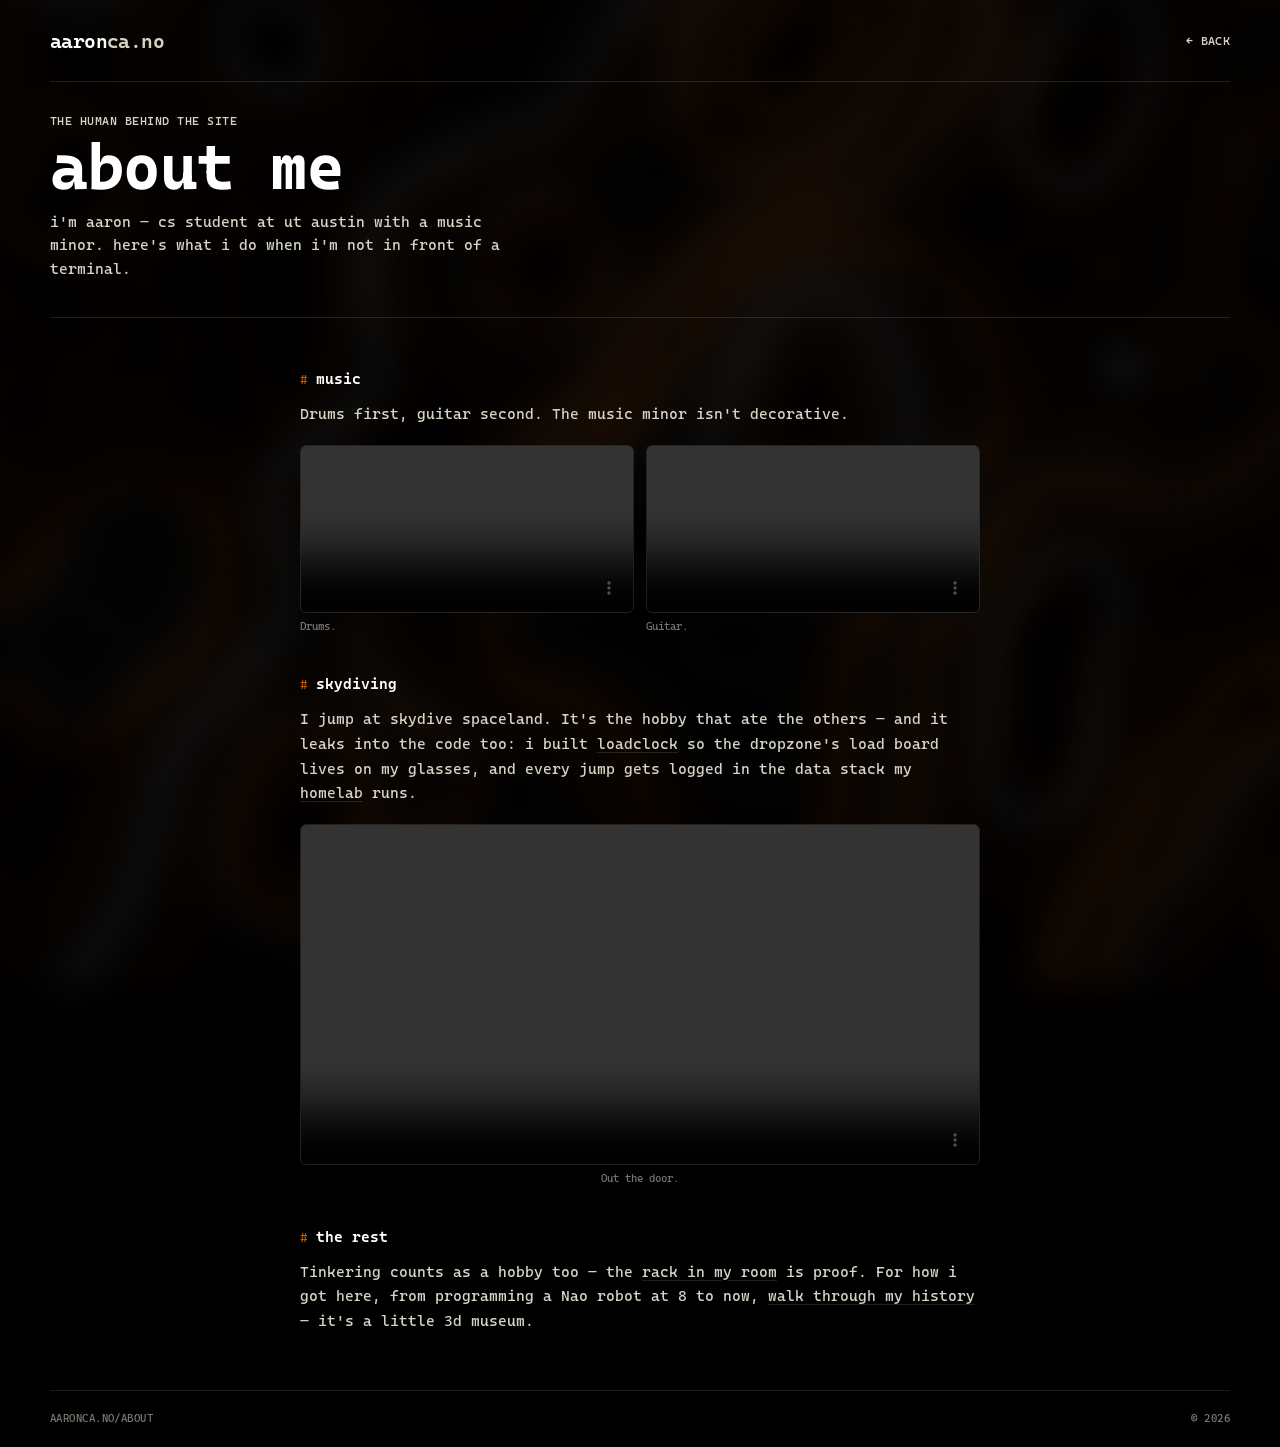
<file: about.html>
<!doctype html>
<html lang="en" class="writeup">
<head>
  <meta charset="utf-8">
  <meta name="viewport" content="width=device-width, initial-scale=1">
  <meta name="theme-color" content="#000000">
  <meta name="description" content="who aaron is when he's not in front of a terminal">
  <title>about — aaronca.no</title>
  <link rel="icon" type="image/svg+xml" href="favicon.svg">
  <link rel="preconnect" href="https://fonts.googleapis.com">
  <link rel="preconnect" href="https://fonts.gstatic.com" crossorigin>
  <link rel="stylesheet" href="https://fonts.googleapis.com/css2?family=Cascadia+Mono:wght@300..700&display=swap">
  <link rel="stylesheet" href="styles.css">
  <link rel="stylesheet" href="projects/writeup.css">
</head>
<body class="writeup">
  <main class="page writeup-page">
    <nav class="nav" aria-label="Main navigation">
      <a class="logo" href="/"><span class="logo-name">aaron</span><span class="logo-domain">ca.no</span></a>
      <div class="nav-right">
        <a href="index.html">← back</a>
      </div>
    </nav>

    <header class="proj-hero">
      <span class="label">the human behind the site</span>
      <h1>about me</h1>
      <p class="proj-intro">i'm aaron — cs student at ut austin with a music minor. here's what i do when i'm not in front of a terminal.</p>
    </header>

    <article class="proj-notes">
      <section>
        <h2>music</h2>
        <p>Drums first, guitar second. The music minor isn't decorative.</p>
        <div class="proj-figs">
          <figure class="proj-fig">
            <video controls muted loop playsinline preload="metadata" src="media/drums.mp4"></video>
            <figcaption>Drums.</figcaption>
          </figure>
          <figure class="proj-fig">
            <video controls muted loop playsinline preload="metadata" src="media/cafo.mp4"></video>
            <figcaption>Guitar.</figcaption>
          </figure>
        </div>
      </section>

      <section>
        <h2>skydiving</h2>
        <p>I jump at skydive spaceland. It's the hobby that ate the others — and it leaks into the code too: i built <a href="projects/loadclock/">loadclock</a> so the dropzone's load board lives on my glasses, and every jump gets logged in the data stack my <a href="projects/homelab/">homelab</a> runs.</p>
        <div class="proj-figs single">
          <figure class="proj-fig">
            <video controls muted loop playsinline preload="metadata" src="media/skydiving.mp4"></video>
            <figcaption>Out the door.</figcaption>
          </figure>
        </div>
      </section>

      <section>
        <h2>the rest</h2>
        <p>Tinkering counts as a hobby too — the <a href="projects/homelab/">rack in my room</a> is proof. For how i got here, from programming a Nao robot at 8 to now, <a href="history.html">walk through my history</a> — it's a little 3d museum.</p>
      </section>
    </article>

    <footer class="footer proj-footer">
      <span>aaronca.no/about</span>
      <span>© 2026</span>
    </footer>
  </main>
  <script src="topo.js" defer></script>
  <script src="script.js" defer></script>
</body>
</html>
</file>
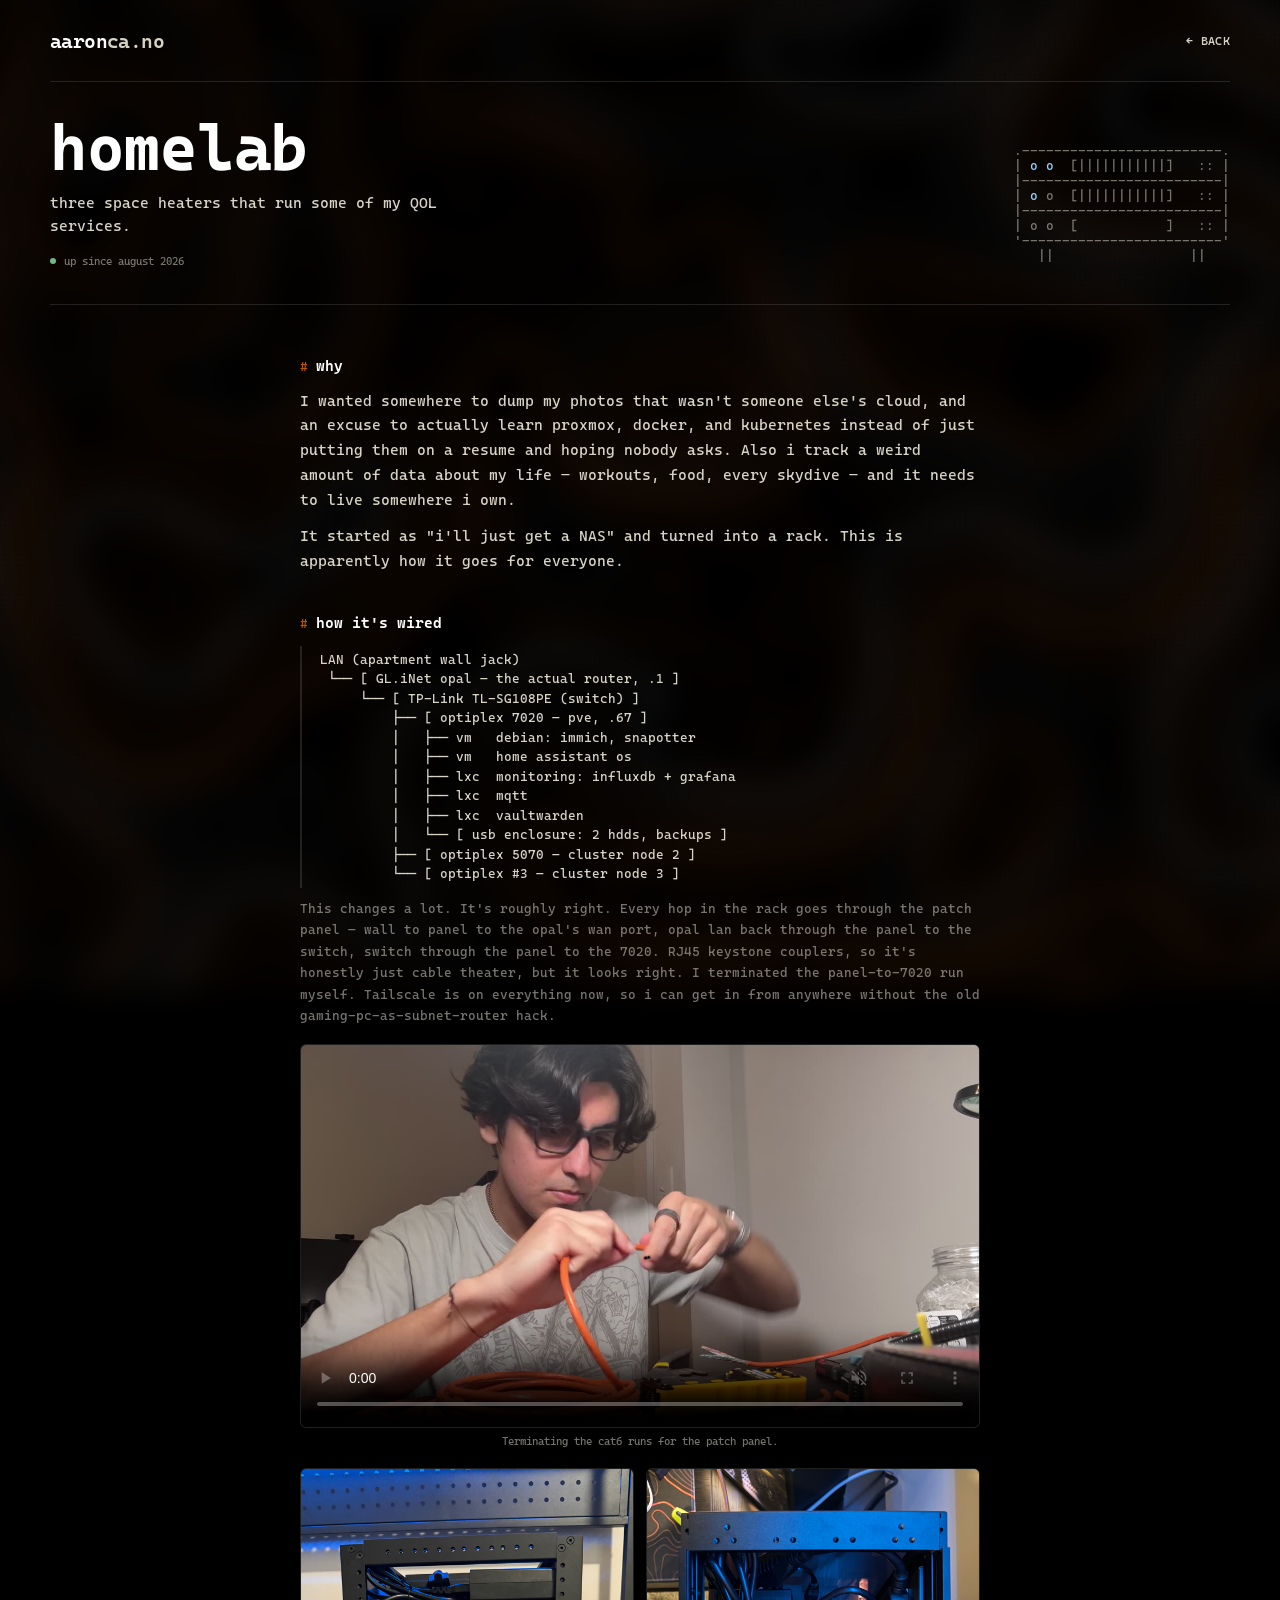
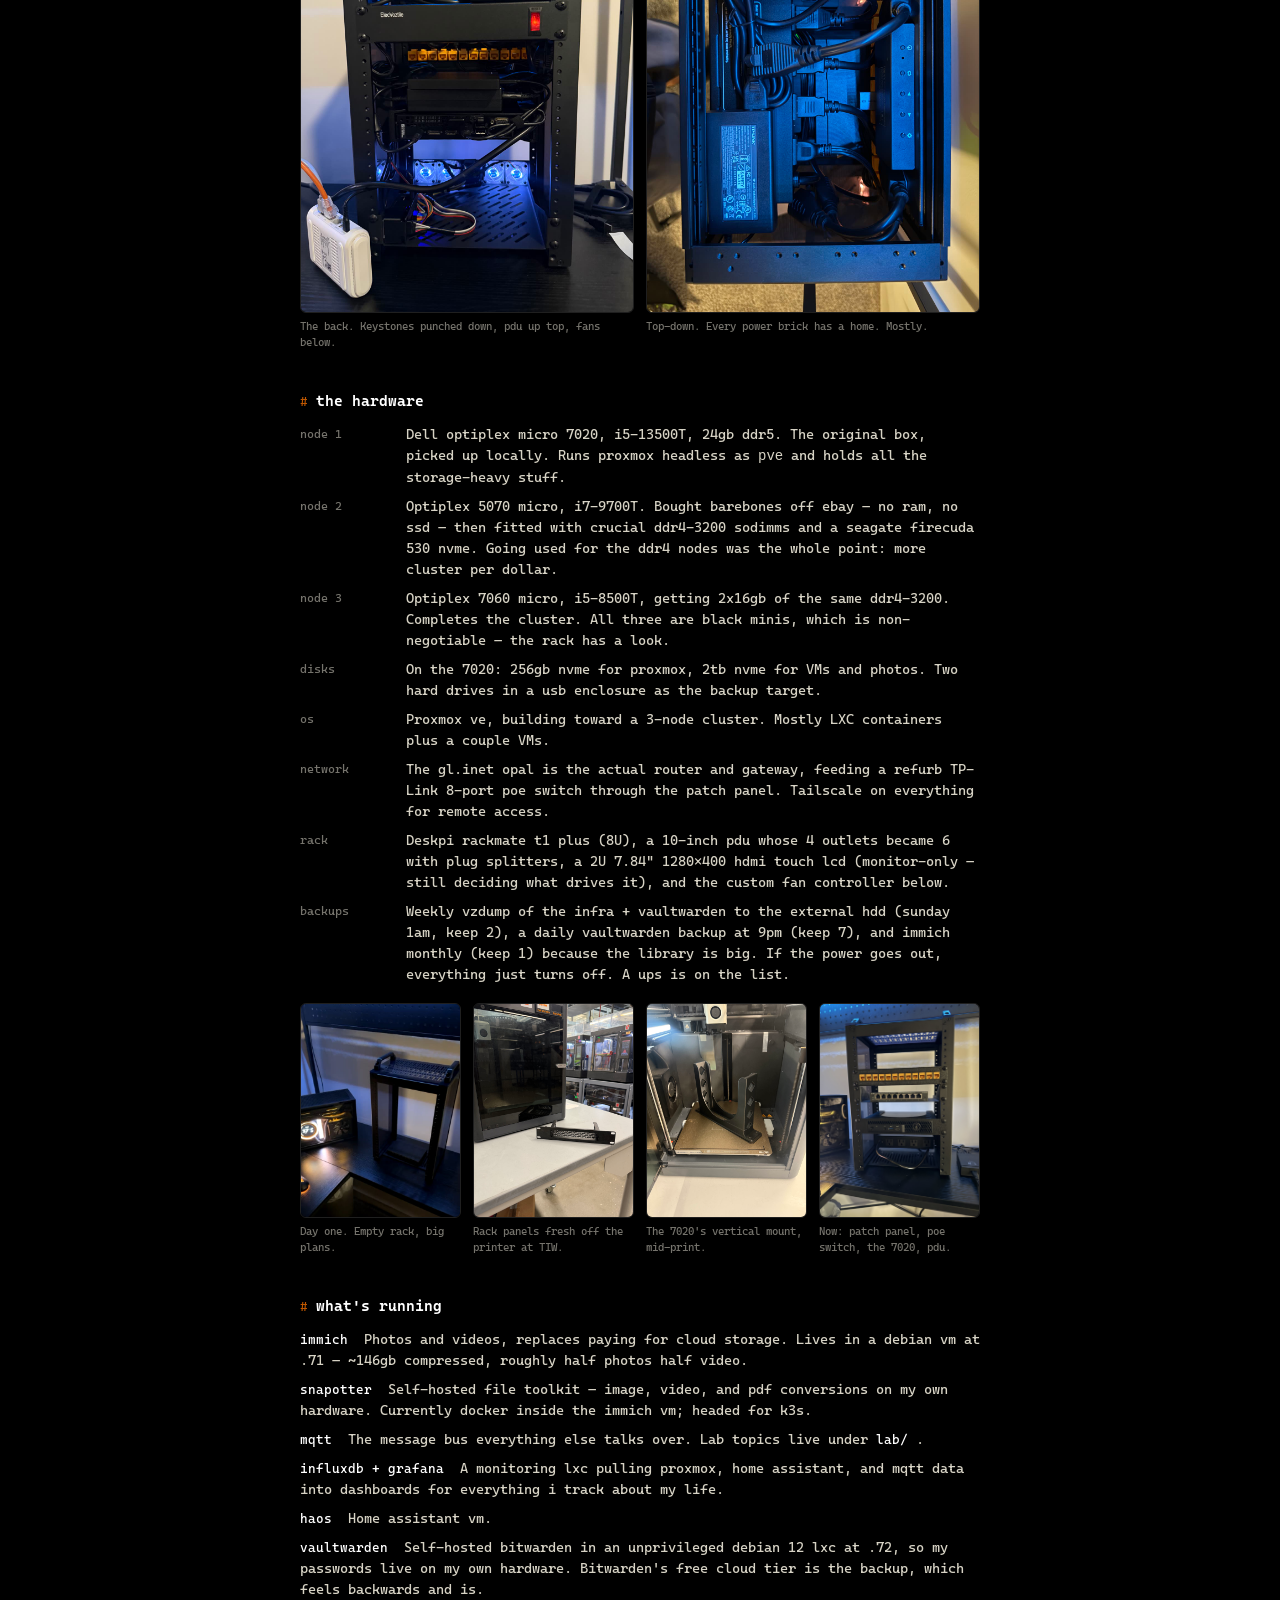
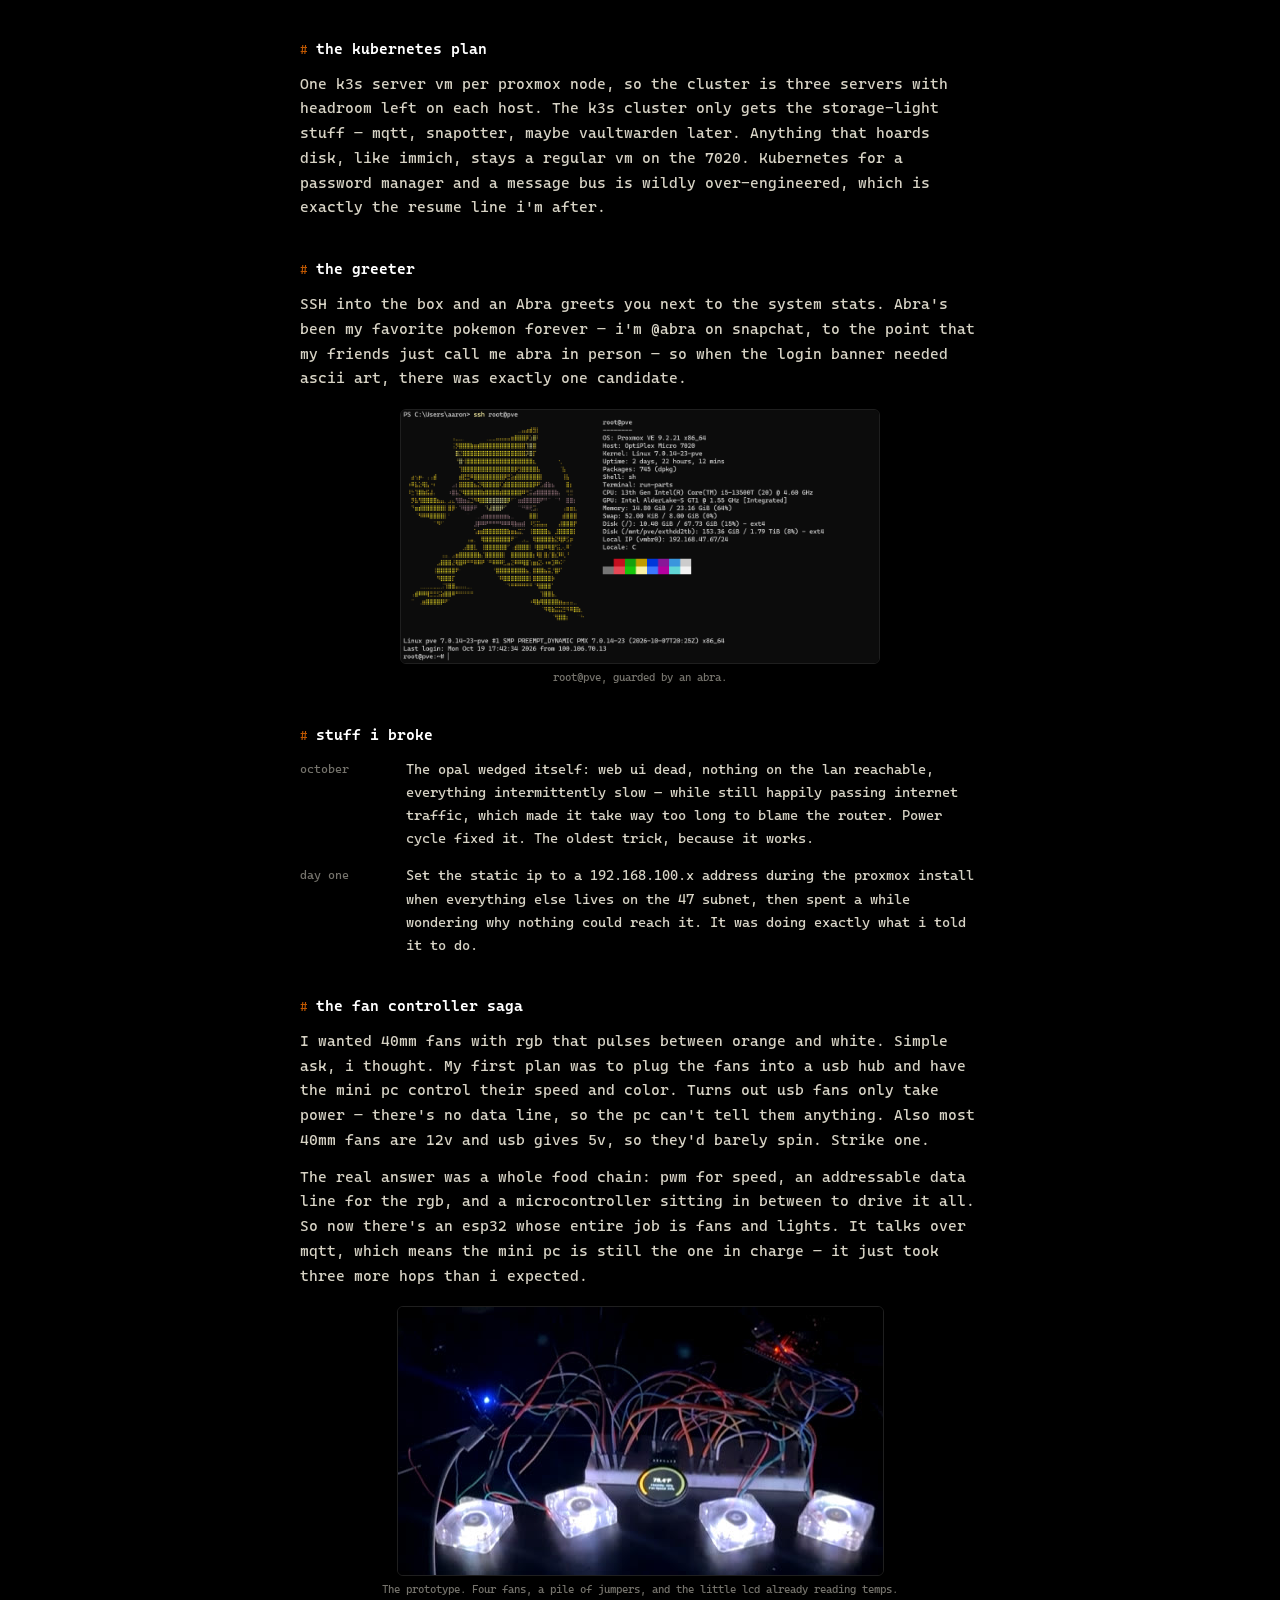
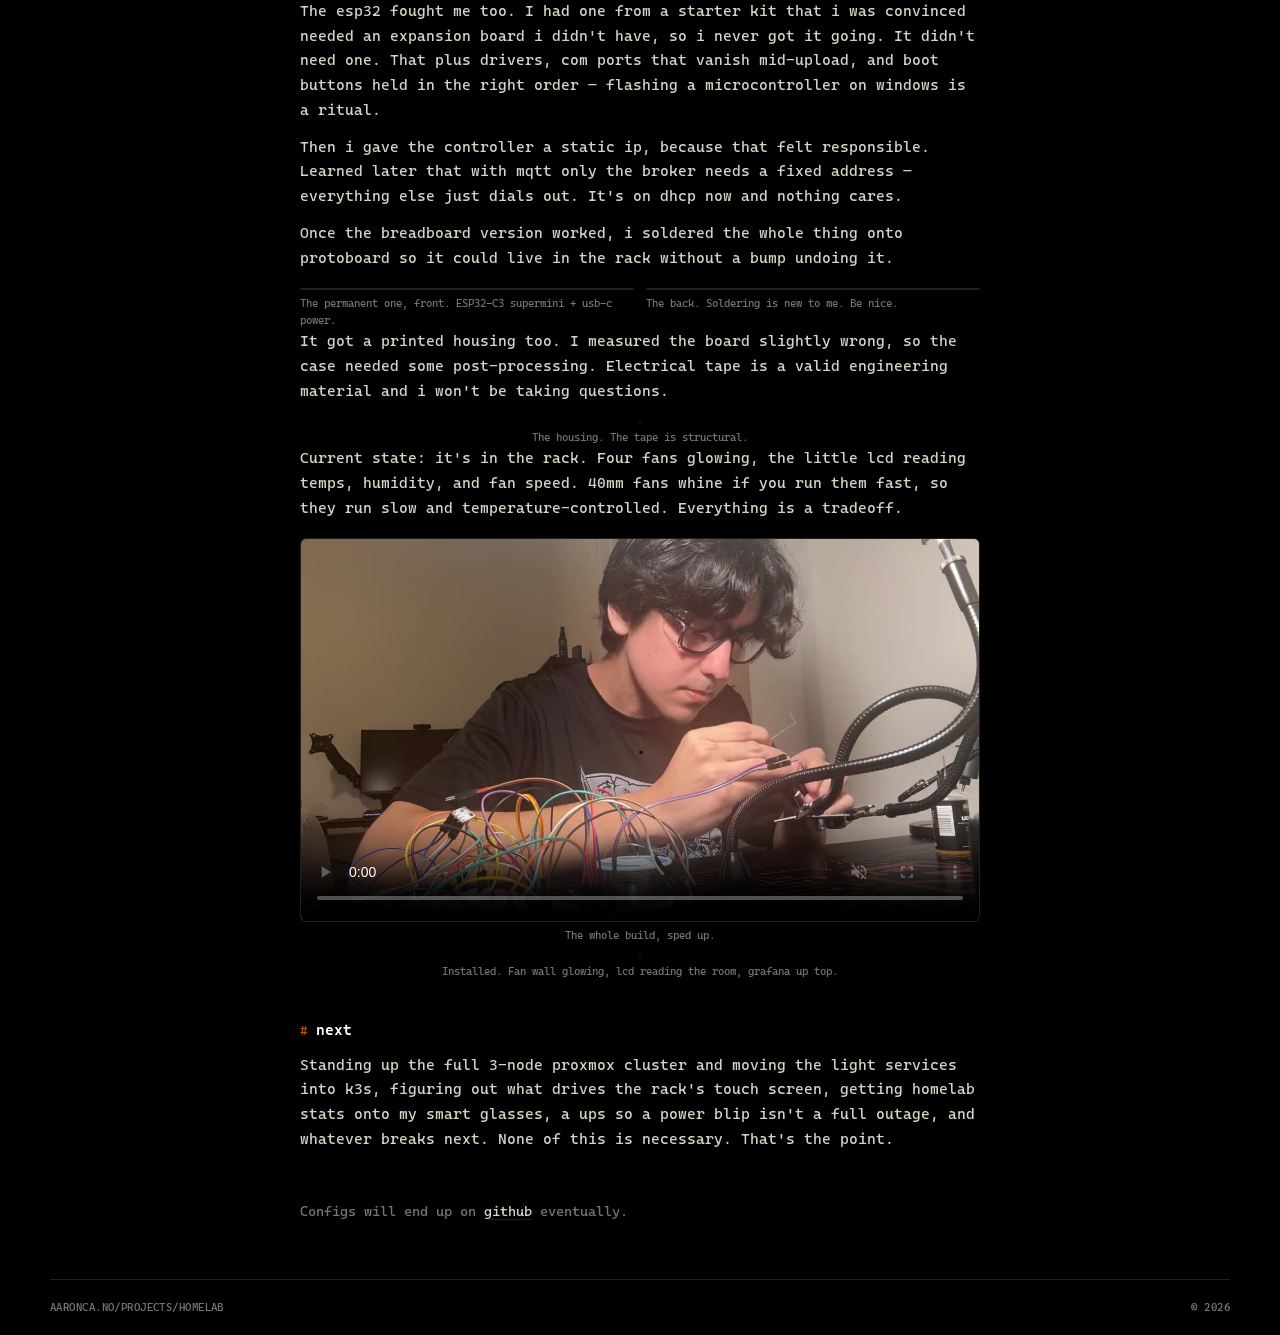
<file: homelab.html>
<!doctype html>
<html lang="en">
<head>
  <meta charset="utf-8">
  <meta http-equiv="refresh" content="0; url=/projects/homelab/">
  <link rel="canonical" href="https://aaronca.no/projects/homelab/">
  <title>homelab — aaronca.no</title>
</head>
<body>
  <p>moved to <a href="/projects/homelab/">aaronca.no/projects/homelab</a></p>
</body>
</html>
</file>
<file: styles.css>
:root {
  --bg: #000000;
  --topo: #E2681A;
  --ink: #ffffff;
  --soft: #D6D2C4;
  --dim: rgba(214, 210, 196, .55);
  --line: rgba(255, 255, 255, .12);
  --accent: #BF5700;
  --burnt-orange: #BF5700;
  --font: 'Cascadia Mono', ui-monospace, SFMono-Regular, Menlo, Consolas, monospace;
}

[data-theme="light"] {
  --bg: #D6D2C4;
  --ink: #333F48;
  --soft: rgba(51, 63, 72, .62);
  --dim: rgba(51, 63, 72, .4);
  --line: rgba(51, 63, 72, .16);
}

* { box-sizing: border-box; }
html, body { width: 100%; height: 100%; overflow: hidden; }
body { margin: 0; background: var(--bg); color: var(--ink); font-family: var(--font); transition: background-color .25s ease, color .25s ease; }
body::before { content: ''; position: fixed; inset: 0; pointer-events: none; opacity: .13; background-image: radial-gradient(#fff 0.5px, transparent .5px); background-size: 5px 5px; mix-blend-mode: soft-light; }
[data-theme="light"] body::before { opacity: .1; background-image: radial-gradient(#333F48 0.5px, transparent .5px); mix-blend-mode: multiply; }
a { color: inherit; text-decoration: none; }
.sky-scene { position: fixed; inset: 0; z-index: 0; overflow: hidden; background: none; }
[data-theme="light"] .sky-scene { background: linear-gradient(180deg, rgba(214,210,196,.96), rgba(214,210,196,.98)), radial-gradient(ellipse at 70% 12%, rgba(51,63,72,.01), transparent 34%), repeating-linear-gradient(166deg, transparent 0 110px, rgba(51,63,72,.006) 111px 112px, transparent 113px 190px); }
.sky-scene::after { content: ''; position: absolute; inset: 0; z-index: 2; pointer-events: none; background: radial-gradient(ellipse at center, transparent 55%, rgba(0,0,0,.04) 100%); }
[data-theme="light"] .sky-scene::after { background: radial-gradient(ellipse at center, transparent 55%, rgba(51,63,72,.05) 100%); }
.flight { position: absolute; top: 18%; right: -360px; z-index: 1; width: 360px; height: 150px; animation: fly var(--fly-duration, 14s) steps(var(--fly-steps, 140), end) infinite; will-change: transform; }
.flight::before { content: '..............................'; position: absolute; top: 31px; left: 150px; color: rgba(255,255,255,.08); font: 10px var(--font); letter-spacing: 3px; }
[data-theme="light"] .flight::before { color: rgba(51,63,72,.14); }
.plane { position: absolute; top: 0; left: 0; margin: 0; color: rgba(255,255,255,.19); font: 11px/1.05 var(--font); text-shadow: 0 0 8px rgba(255,255,255,.055); }
[data-theme="light"] .plane { color: rgba(51,63,72,.28); text-shadow: 0 0 8px rgba(255,255,255,.4); }
.skydiver { position: absolute; color: rgba(255,255,255,.13); font: 11px/1 var(--font); text-align: center; white-space: pre; opacity: 0; text-shadow: 0 0 8px rgba(255,255,255,.04); z-index: 1; }
[data-theme="light"] .skydiver { color: rgba(51,63,72,.22); text-shadow: 0 0 8px rgba(255,255,255,.3); }
.skydiver.active { animation: drop 9.5s steps(50, end) forwards; }
.skydiver.landed { animation: bounce 2.8s steps(20, end) forwards; }
.scene-status { position: absolute; right: 24px; bottom: 86px; z-index: 3; color: rgba(191,87,0,.14); font: 500 10px var(--font); letter-spacing: .1em; transform: rotate(-90deg); transform-origin: right bottom; }
[data-theme="light"] .scene-status { color: rgba(191,87,0,.22); }
.page { width: min(1180px, calc(100% - 88px)); height: 100dvh; min-height: 560px; margin: auto; position: relative; z-index: 1; display: flex; flex-direction: column; }
.nav { display: flex; justify-content: space-between; align-items: center; flex: 0 0 82px; border-bottom: 1px solid var(--line); font: 500 12px var(--font); text-transform: uppercase; letter-spacing: .03em; }
.logo { color: var(--ink); font: 600 20px var(--font); letter-spacing: -.03em; text-transform: lowercase; }.logo-name { color: var(--ink); }.logo-domain { color: var(--soft); }.nav-right { display: flex; align-items: center; gap: 24px; color: var(--soft); }.nav-right b { margin-left: 5px; color: var(--accent); font-weight: 400; }.location { color: var(--dim); }.location i { display: inline-block; width: 5px; height: 5px; margin: 0 8px 1px 0; border-radius: 50%; background: var(--accent); }
.theme-toggle { display: inline-flex; align-items: center; justify-content: center; width: 26px; height: 26px; padding: 0; border: 1px solid var(--line); border-radius: 50%; background: transparent; color: var(--ink); cursor: pointer; transition: border-color .15s ease, color .15s ease; }
.theme-toggle:hover { border-color: var(--accent); color: var(--accent); }
.theme-toggle svg { width: 13px; height: 13px; display: block; }
.theme-toggle .icon-moon { display: none; }
[data-theme="light"] .theme-toggle .icon-sun { display: none; }
[data-theme="light"] .theme-toggle .icon-moon { display: block; }
.hero { display: grid; grid-template-columns: minmax(0, 1fr) minmax(0, 1fr); align-items: center; flex: 1; border-bottom: 1px solid var(--line); }.hero-main { padding-bottom: 2vh; }.label { color: var(--soft); font: 500 12px var(--font); letter-spacing: .04em; text-transform: uppercase; }
.explore-btn { display: inline-block; margin-top: 18px; padding: 10px 18px; border: 1px solid var(--line); border-radius: 20px; color: var(--soft); font: 500 13px var(--font); letter-spacing: .02em; transition: border-color .15s ease, color .15s ease; }.explore-btn:hover { border-color: var(--accent); color: var(--accent); }
/* Homelab callout: the robot's raised hand (about a third of the way down
   the image) waves at the link text, so the text sits at that height. */
.homelab-callout { --robot-h: clamp(260px, 40vh, 360px); display: flex; align-items: flex-start; justify-self: center; color: var(--soft); }
.homelab-text { max-width: 20ch; margin-top: calc(var(--robot-h) * .3); font-size: 14px; font-weight: 600; line-height: 1.4; text-align: right; text-wrap: balance; text-decoration: underline transparent 1px; text-underline-offset: 4px; transition: color .15s ease, text-decoration-color .15s ease; }
.robot { flex: none; width: auto; height: var(--robot-h); transform-origin: 50% 100%; transition: transform .3s ease; }
.homelab-callout:hover .homelab-text, .homelab-callout:focus-visible .homelab-text { color: var(--accent); text-decoration-color: currentColor; }
.homelab-callout:hover .robot, .homelab-callout:focus-visible .robot { transform: rotate(-4deg); }
.homelab-callout:focus-visible { outline: 1px solid var(--accent); outline-offset: 8px; border-radius: 4px; }
h1 { margin: 0; font-size: clamp(84px, 15vw, 188px); font-weight: 700; letter-spacing: -.02em; line-height: .85; }
.background-mark { position: fixed; right: -2vw; bottom: -14vw; z-index: -1; color: rgba(255,255,255,.035); font-size: 52vw; font-weight: 800; letter-spacing: -.2em; line-height: .7; user-select: none; }
[data-theme="light"] .background-mark { color: rgba(51,63,72,.06); }
.profile { display: grid; grid-template-columns: 1.3fr 1.3fr 1fr; min-height: 150px; border-bottom: 1px solid var(--line); }.profile-block { padding: 25px 26px 22px 0; border-right: 1px solid var(--line); }.profile-block + .profile-block { padding-left: 26px; }.profile-block:last-child { border: 0; }.profile-block p { margin: 15px 0 0; color: var(--ink); font-size: 17px; font-weight: 600; letter-spacing: -.04em; line-height: 1.25; }.school-block p { display: flex; align-items: center; color: var(--burnt-orange); }.school-block small { display: block; margin-top: 8px; color: var(--dim); font: 12px var(--font); }.longhorn { height: 14px; width: auto; margin-right: 8px; flex: 0 0 auto; }.hobbies { display: flex; flex-wrap: wrap; gap: 8px; margin-top: 15px; }
/* Real <button>s now (click opens the clip below), so a UA button reset
   plus a drop shadow -- lifts the tag off the page a little so it actually
   reads as clickable instead of a plain label. */
.hobbies .hobby { appearance: none; -webkit-appearance: none; margin: 0; padding: 7px 10px; border: 1px solid var(--line); border-radius: 4px; background: var(--bg); color: var(--soft); font: 500 13px var(--font); cursor: pointer; box-shadow: 0 2px 6px rgba(0,0,0,.2); transition: border-color .15s ease, color .15s ease, box-shadow .15s ease, transform .1s ease; }
.hobbies .hobby:hover { border-color: var(--accent); color: var(--accent); }
.hobbies .hobby:active { box-shadow: 0 1px 2px rgba(0,0,0,.2); transform: translateY(1px); }
/* A looping video clip preview, opened by clicking its tag (not hover --
   that's what lets the native <video controls> bar underneath actually be
   used, e.g. to raise the volume). The <video> itself is inserted by
   script.js (one per tag, from its data-clip path) since CSS alone can't
   play media; this just positions/frames whatever gets dropped in. A
   background color sits behind it so a tag never shows a blank floating
   box before its clip is added. */
.hobby-wrap { position: relative; display: inline-block; }
.hobby { cursor: pointer; }
/* Sized to the clip's own aspect ratio (width/height: auto), capped by
   max-width/max-height rather than force-cropped into a fixed box -- a
   portrait clip and a landscape clip end up different shapes on purpose. */
.hobby-preview { position: absolute; left: 50%; bottom: calc(100% + 10px); display: block; width: auto; height: auto; max-width: 320px; max-height: 260px; background: var(--line); border: 1px solid var(--line); border-radius: 6px; box-shadow: 0 10px 28px rgba(0,0,0,.35); opacity: 0; pointer-events: none; transform: translate(-50%, 4px); transition: opacity .15s ease, transform .15s ease; z-index: 10; }
.hobby-preview.visible { opacity: 1; pointer-events: auto; transform: translate(-50%, 0); }
[data-theme="light"] .longhorn { filter: brightness(0); }
.block-link { transition: color .15s ease; }
.block-link b { margin-left: 6px; color: var(--accent); font-weight: 400; }
.block-link:hover, .block-link:focus-visible { color: var(--accent); }
.profile-block p.alt-link { margin-top: 8px; font-size: 13px; font-weight: 500; color: var(--soft); }
.footer { display: flex; justify-content: space-between; align-items: center; flex: 0 0 57px; color: var(--dim); font: 500 11px var(--font); text-transform: uppercase; letter-spacing: .04em; }.socials { display: flex; gap: 20px; }.socials a:hover { color: var(--accent); }
@keyframes fly { from { transform: translateX(0); } to { transform: translateX(calc(-1 * var(--fly-distance, 1820px))); } }
@keyframes drop { 0% { opacity: 0; transform: translate(0, 0); } 3% { opacity: 1; } 22% { transform: translate(8px, calc(var(--fall-total, 220px) * .682)); } 100% { opacity: 1; transform: translate(var(--drift-x, 45px), var(--fall-total, 220px)); } }
@keyframes bounce { 0% { opacity: 1; transform: translate(var(--drift-x, 45px), var(--fall-total, 220px)); } 17.86% { transform: translate(var(--drift-x, 45px), var(--fall-total, 220px)); } 35.71% { opacity: 1; transform: translate(var(--drift-x, 45px), calc(var(--fall-total, 220px) - 11px)); } 53.57% { transform: translate(var(--drift-x, 45px), var(--fall-total, 220px)); } 100% { opacity: 0; transform: translate(var(--drift-x, 45px), var(--fall-total, 220px)); } }
@media (prefers-reduced-motion: reduce) { .robot { transition: none; } }
@media (max-width: 1023px) { .hero { grid-template-columns: minmax(0, 1fr); align-content: center; row-gap: clamp(24px, 4.5vh, 44px); }.homelab-callout { --robot-h: 210px; order: -1; justify-self: start; } }
@media (max-width: 700px) { .page { width: calc(100% - 36px); min-height: 500px; }.nav { flex-basis: 64px; }.nav-right { gap: 15px; }.location { display: none; }.homelab-callout { --robot-h: 150px; }.homelab-text { max-width: 9.5em; font-size: 13px; }.profile { grid-template-columns: 1fr 1fr; min-height: 0; }.profile-block { padding: 18px 10px 18px 0; }.profile-block + .profile-block { padding-left: 14px; }.profile-block:last-child { grid-column: 1 / -1; border-top: 1px solid var(--line); padding-left: 0; }.profile-block p { font-size: 14px; }.hobbies-block { display: flex; align-items: center; justify-content: space-between; gap: 12px; }.hobbies-block .label { flex: 0 0 auto; }.hobbies { margin-top: 0; justify-content: flex-end; }.background-mark { right: -12vw; bottom: 4vh; font-size: 80vw; }.footer { flex-basis: 45px; }.socials { gap: 12px; } }
@media (max-height: 680px) and (min-width: 701px) { .nav { flex-basis: 66px; }.hero h1 { font-size: 112px; }.profile { min-height: 125px; }.profile-block { padding-top: 18px; }.footer { flex-basis: 45px; } }
/* topo-line background (drawn by topo.js) sits under everything */
.topo { position: fixed; top: -90px; left: -90px; z-index: -2; pointer-events: none; filter: blur(18px); opacity: .45; }
</file>
<file: projects/projects.css>
html.projects, body.projects { height: auto; min-height: 100%; overflow: auto; }
.projects-page { height: auto; min-height: 100dvh; }

.projects-hero { padding: 28px 0 32px; border-bottom: 1px solid var(--line); }
.projects-hero h1 { margin: 6px 0 0; font-size: clamp(40px, 8vw, 64px); font-weight: 700; letter-spacing: -.02em; line-height: 1; }
.projects-intro { max-width: 440px; margin: 12px 0 0; color: var(--soft); font-size: 15px; line-height: 1.55; }

.cards { display: grid; grid-template-columns: repeat(auto-fill, minmax(300px, 1fr)); gap: 14px; padding: 28px 0 56px; }
.project-card { position: relative; display: flex; flex-direction: column; border: 1px solid var(--line); border-radius: 8px; overflow: hidden; background: rgba(255,255,255,.015); transition: border-color .15s ease, transform .15s ease; }
[data-theme="light"] .project-card { background: rgba(51,63,72,.03); }
a.project-card:hover, a.project-card:focus-visible { border-color: var(--accent); transform: translateY(-2px); }
a.project-card:hover .card-title, a.project-card:focus-visible .card-title { color: var(--accent); }
a.project-card:focus-visible { outline: 1px solid var(--accent); outline-offset: 3px; }

.card-img { width: 100%; aspect-ratio: 16 / 10; object-fit: cover; border-bottom: 1px solid var(--line); }
.card-body { display: flex; flex-direction: column; gap: 8px; flex: 1; padding: 14px 16px 16px; }
.card-head { display: flex; justify-content: space-between; align-items: baseline; gap: 10px; }
.card-title { margin: 0; color: var(--ink); font-size: 15px; font-weight: 600; letter-spacing: -.01em; transition: color .15s ease; }
.card-title b { margin-left: 4px; color: var(--accent); font-weight: 400; }
.card-year { flex: none; color: var(--dim); font: 500 11px var(--font); }
.card-blurb { margin: 0; color: var(--soft); font-size: 13px; line-height: 1.55; }
/* margin-top: auto pins the tag row to the card's bottom edge so tags line
   up across a row even when blurbs run different lengths */
.card-tags { display: flex; flex-wrap: wrap; gap: 6px; margin: auto 0 0; padding: 6px 0 0; list-style: none; }
.card-tags li { padding: 3px 7px; border: 1px solid var(--line); border-radius: 4px; color: var(--dim); font: 500 11px var(--font); }

.card-soon { position: absolute; top: 10px; right: 10px; z-index: 1; padding: 3px 8px; border: 1px solid var(--line); border-radius: 4px; background: var(--bg); color: var(--dim); font: 500 10px var(--font); letter-spacing: .05em; text-transform: uppercase; }
.project-card.is-soon .card-img { opacity: .8; }

.projects-footer { border-top: 1px solid var(--line); }

@media (max-width: 700px) {
  .projects-hero { padding: 20px 0 24px; }
  .cards { grid-template-columns: 1fr; gap: 12px; padding: 22px 0 44px; }
}
</file>
<file: projects/writeup.css>
/* Shared layout for project writeup pages (projects/<name>/index.html).
   Same bones as the homelab page; homelab keeps its own homelab.css because
   of its page-specific bits (rack drawing, led colors). */
html.writeup, body.writeup { height: auto; min-height: 100%; overflow: auto; }
.writeup-page { height: auto; min-height: 100dvh; }

.proj-hero { padding: 28px 0 36px; border-bottom: 1px solid var(--line); }
.proj-hero h1 { margin: 6px 0 0; font-size: clamp(40px, 8vw, 64px); font-weight: 700; letter-spacing: -.02em; line-height: 1; }
.proj-intro { max-width: 480px; margin: 12px 0 0; color: var(--soft); font-size: 15px; line-height: 1.55; }
.proj-meta { display: flex; flex-wrap: wrap; gap: 8px 20px; margin: 16px 0 0; color: var(--dim); font: 11px var(--font); }
.proj-meta a { color: var(--soft); text-decoration: underline; text-decoration-color: var(--line); text-underline-offset: 3px; transition: color .15s ease, text-decoration-color .15s ease; }
.proj-meta a:hover { color: var(--accent); text-decoration-color: currentColor; }
.proj-meta b { color: var(--accent); font-weight: 400; }

/* min-width: 0 — .page is a flex column; without this the article's
   min-width tracks any <pre>'s longest line and forces a page-wide
   horizontal scroll on phones (same fix as the homelab page). */
.proj-notes { max-width: 680px; min-width: 0; margin: 0 auto; padding: 12px 0 56px; }
.proj-notes section { padding-top: 40px; }
.proj-notes h2 { margin: 0 0 14px; font-size: 15px; font-weight: 600; letter-spacing: 0; }
.proj-notes h2::before { content: '# '; color: var(--accent); font: 400 13px var(--font); }
.proj-notes p { margin: 0; color: var(--soft); font-size: 15px; line-height: 1.65; }
.proj-notes p + p { margin-top: 12px; }
.proj-notes code { color: var(--ink); font: 13px var(--font); }
.proj-notes .proj-aside { margin-top: 10px; color: var(--dim); font-size: 13px; }

.proj-diagram { margin: 0; padding: 4px 0 4px 18px; border-left: 2px solid var(--line); overflow-x: auto; color: var(--soft); font: 13px/1.5 var(--font); }

.proj-specs { display: grid; grid-template-columns: 90px 1fr; gap: 8px 16px; margin: 0; font-size: 14px; line-height: 1.5; }
.proj-specs dt { color: var(--dim); font: 12px/1.75 var(--font); }
.proj-specs dd { margin: 0; color: var(--soft); }

.proj-list { margin: 0; padding: 0; list-style: none; color: var(--soft); font-size: 14px; line-height: 1.5; }
.proj-list li + li { margin-top: 8px; }
.proj-list code { margin-right: 8px; }

.proj-notes .proj-outro { margin-top: 48px; color: var(--dim); font-size: 14px; }
.proj-outro a, .proj-notes section a { color: var(--soft); text-decoration: underline; text-decoration-color: var(--line); text-underline-offset: 3px; transition: color .15s ease, text-decoration-color .15s ease; }
.proj-outro a:hover, .proj-notes section a:hover { color: var(--accent); text-decoration-color: currentColor; }

.proj-footer { border-top: 1px solid var(--line); }

/* photos */
.proj-figs { display: grid; grid-template-columns: 1fr 1fr; gap: 12px; margin-top: 18px; }
.proj-figs.single { grid-template-columns: 1fr; }
.proj-fig { margin: 0; }
.proj-fig img, .proj-fig video { display: block; width: 100%; height: auto; border: 1px solid var(--line); border-radius: 6px; }
.proj-notes .proj-fig figcaption { margin-top: 6px; color: var(--dim); font: 11px/1.5 var(--font); }
.proj-figs.single .proj-fig img { width: auto; max-width: 100%; max-height: 560px; margin: 0 auto; }
.proj-figs.single .proj-fig figcaption { text-align: center; }

@media (max-width: 700px) {
  .proj-hero { padding-bottom: 28px; }
  .proj-notes section { padding-top: 32px; }
  .proj-specs { grid-template-columns: 72px 1fr; gap: 6px 12px; }
  .proj-diagram { font-size: clamp(9px, 2.7vw, 13px); }
  .proj-figs { grid-template-columns: 1fr; }
}
</file>
<file: projects/homelab/homelab.css>
html.homelab, body.homelab { height: auto; min-height: 100%; overflow: auto; }
.homelab-page { height: auto; min-height: 100dvh; }
.homelab { --led: #8FD0FF; }
[data-theme="light"] .homelab { --led: #2F7FB8; }

.lab-hero { display: flex; justify-content: space-between; align-items: flex-end; gap: 40px; padding: 28px 0 36px; border-bottom: 1px solid var(--line); }
.lab-hero h1 { margin: 6px 0 0; font-size: clamp(40px, 8vw, 64px); font-weight: 700; letter-spacing: -.02em; line-height: 1; }
.lab-intro { max-width: 440px; margin: 12px 0 0; color: var(--soft); font-size: 15px; line-height: 1.55; }
.lab-status { margin: 16px 0 0; color: var(--dim); font: 11px var(--font); }
.lab-status i { display: inline-block; width: 6px; height: 6px; margin: 0 8px 1px 0; border-radius: 50%; background: #72b68a; }

/* little rack drawing, same family as the plane and robot on the home page */
.lab-box { flex: none; margin: 0 0 4px; color: var(--dim); font: 13px/1.15 var(--font); user-select: none; }
.lab-box b { font-weight: inherit; }
.lab-box .led { color: var(--led); animation: led 1.6s steps(1) infinite; }
.lab-box .slow { animation-duration: 3.1s; }
.lab-box .late { animation-delay: .7s; animation-duration: 2.3s; }
@keyframes led { 0%, 70% { opacity: 1; } 71%, 100% { opacity: .25; } }

/* min-width: 0 — .page is a flex column, so without this the article's
   min-width tracks the diagram pre's longest line and drags the whole
   page wider than the phone screen (tiny horizontal scroll, clipped text). */
.lab-notes { max-width: 680px; min-width: 0; margin: 0 auto; padding: 12px 0 56px; }
.lab-notes section { padding-top: 40px; }
.lab-notes h2 { margin: 0 0 14px; font-size: 15px; font-weight: 600; letter-spacing: 0; }
.lab-notes h2::before { content: '# '; color: var(--accent); font: 400 13px var(--font); }
.lab-notes p { margin: 0; color: var(--soft); font-size: 15px; line-height: 1.65; }
.lab-notes p + p { margin-top: 12px; }

.lab-diagram { margin: 0; padding: 4px 0 4px 18px; border-left: 2px solid var(--line); overflow-x: auto; color: var(--soft); font: 13px/1.5 var(--font); }
.lab-notes .lab-aside { margin-top: 10px; color: var(--dim); font-size: 13px; }

.lab-specs { display: grid; grid-template-columns: 90px 1fr; gap: 8px 16px; margin: 0; font-size: 14px; line-height: 1.5; }
.lab-specs dt { color: var(--dim); font: 12px/1.75 var(--font); }
.lab-specs dd { margin: 0; color: var(--soft); }

.lab-services { margin: 0; padding: 0; list-style: none; color: var(--soft); font-size: 14px; line-height: 1.5; }
.lab-services li + li { margin-top: 8px; }
.lab-services code { margin-right: 8px; color: var(--ink); font: 13px var(--font); }

.lab-log { margin: 0; padding: 0; list-style: none; }
.lab-log li { display: grid; grid-template-columns: 90px 1fr; gap: 16px; }
.lab-log li + li { margin-top: 14px; }
.lab-log time { color: var(--dim); font: 12px/1.9 var(--font); }
.lab-notes .lab-log p { font-size: 14px; }

.lab-notes .lab-outro { margin-top: 48px; color: var(--dim); font-size: 14px; }
.lab-outro a { color: var(--soft); text-decoration: underline; text-decoration-color: var(--line); text-underline-offset: 3px; transition: color .15s ease, text-decoration-color .15s ease; }
.lab-outro a:hover { color: var(--accent); text-decoration-color: currentColor; }

.lab-footer { border-top: 1px solid var(--line); }

@media (prefers-reduced-motion: reduce) { .lab-box .led { animation: none; } }
@media (max-width: 700px) {
  .lab-hero { display: block; padding-bottom: 28px; }
  .lab-box { display: none; }
  .lab-notes section { padding-top: 32px; }
  .lab-specs, .lab-log li { grid-template-columns: 72px 1fr; gap: 6px 12px; }
  /* sized so the longest diagram line fits the phone screen with no scroll */
  .lab-diagram { font-size: clamp(9px, 2.7vw, 13px); }
}

/* photos + video */
.lab-figs { display: grid; grid-template-columns: 1fr 1fr; gap: 12px; margin-top: 18px; }
.lab-figs.single { grid-template-columns: 1fr; }
.lab-fig { margin: 0; }
.lab-fig img, .lab-fig video { display: block; width: 100%; height: auto; border: 1px solid var(--line); border-radius: 6px; }
.lab-notes .lab-fig figcaption { margin-top: 6px; color: var(--dim); font: 11px/1.5 var(--font); }
@media (max-width: 700px) { .lab-figs, .lab-figs.trio { grid-template-columns: 1fr; } .lab-figs.quad { grid-template-columns: repeat(2, 1fr); } }
.lab-figs.single .lab-fig img { width: auto; max-width: 100%; max-height: 560px; margin: 0 auto; }
.lab-figs.small .lab-fig img { max-width: min(480px, 100%); }
.lab-figs.single .lab-fig figcaption { text-align: center; }
.lab-figs.trio { grid-template-columns: repeat(3, 1fr); }
.lab-figs.trio .lab-fig img { aspect-ratio: 3 / 4; object-fit: cover; }
.lab-figs.quad { grid-template-columns: repeat(4, 1fr); }
.lab-figs.quad .lab-fig img { aspect-ratio: 3 / 4; object-fit: cover; }
</file>
